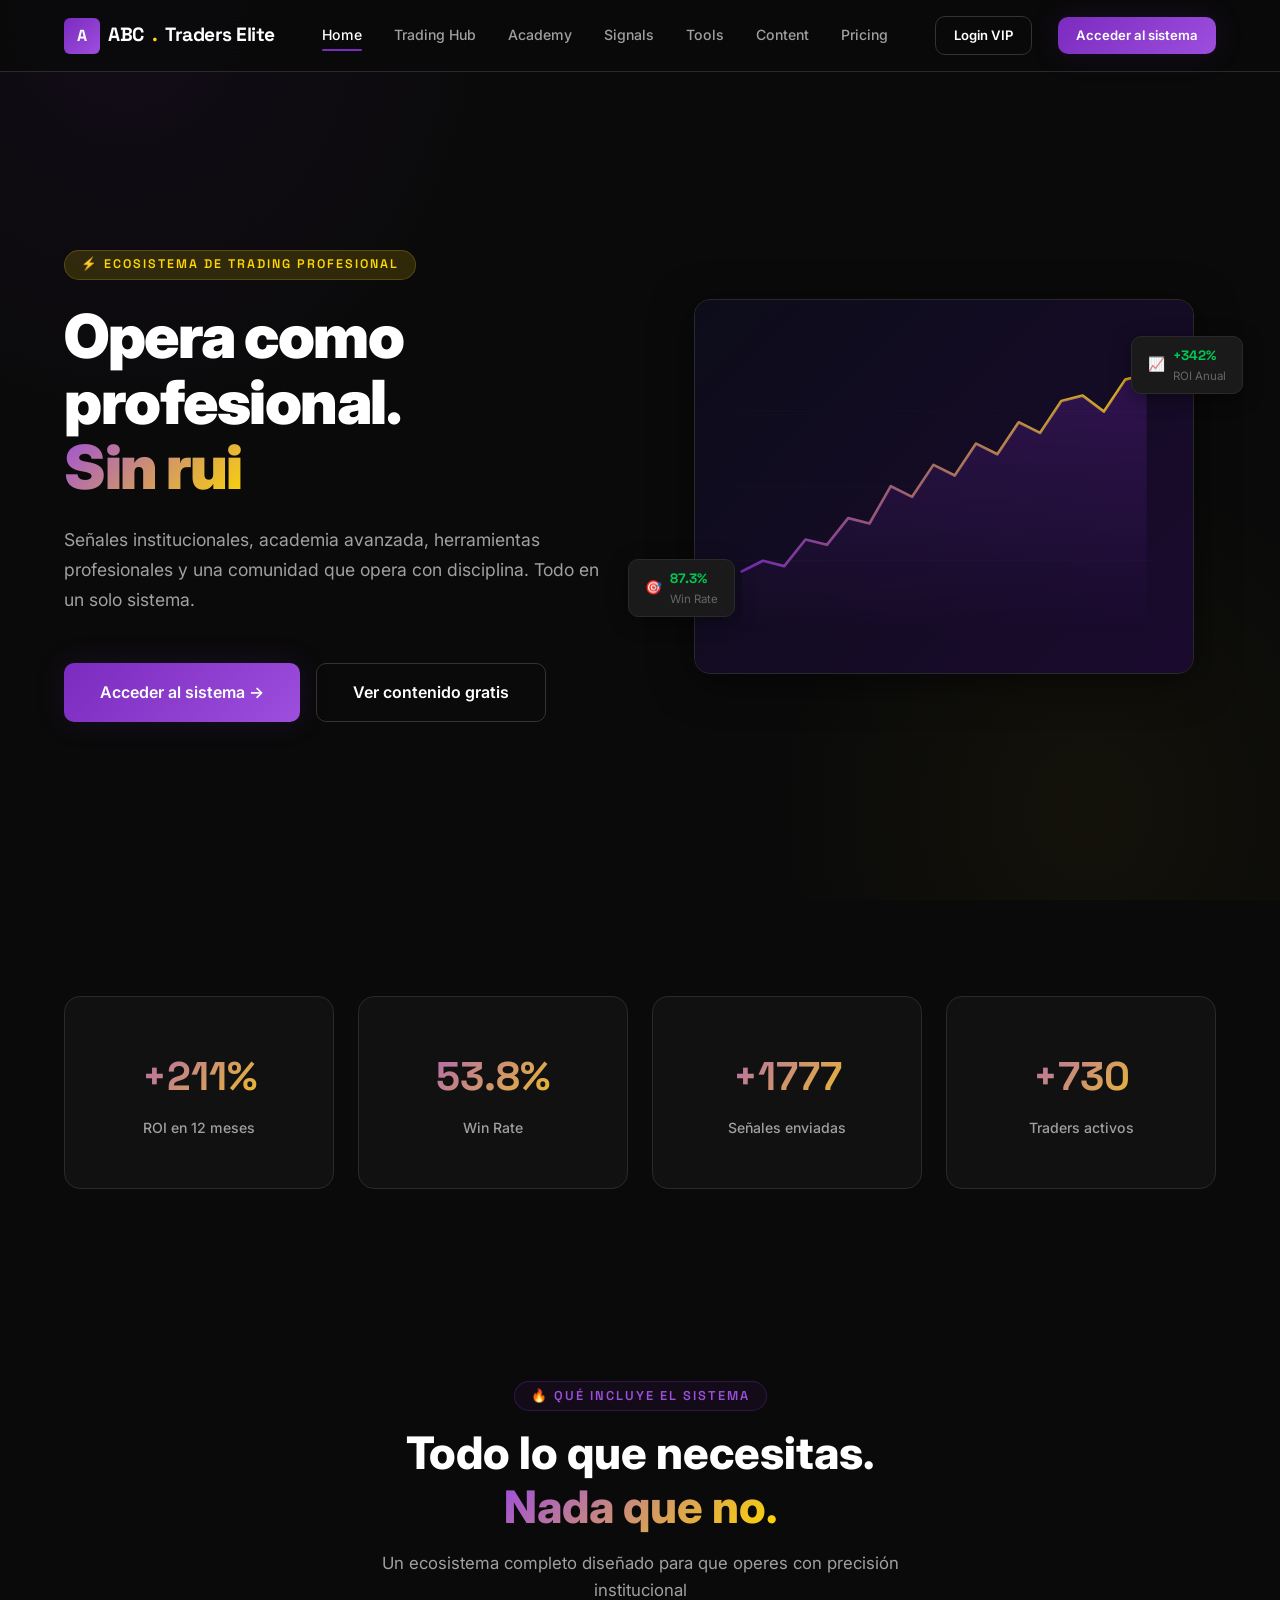
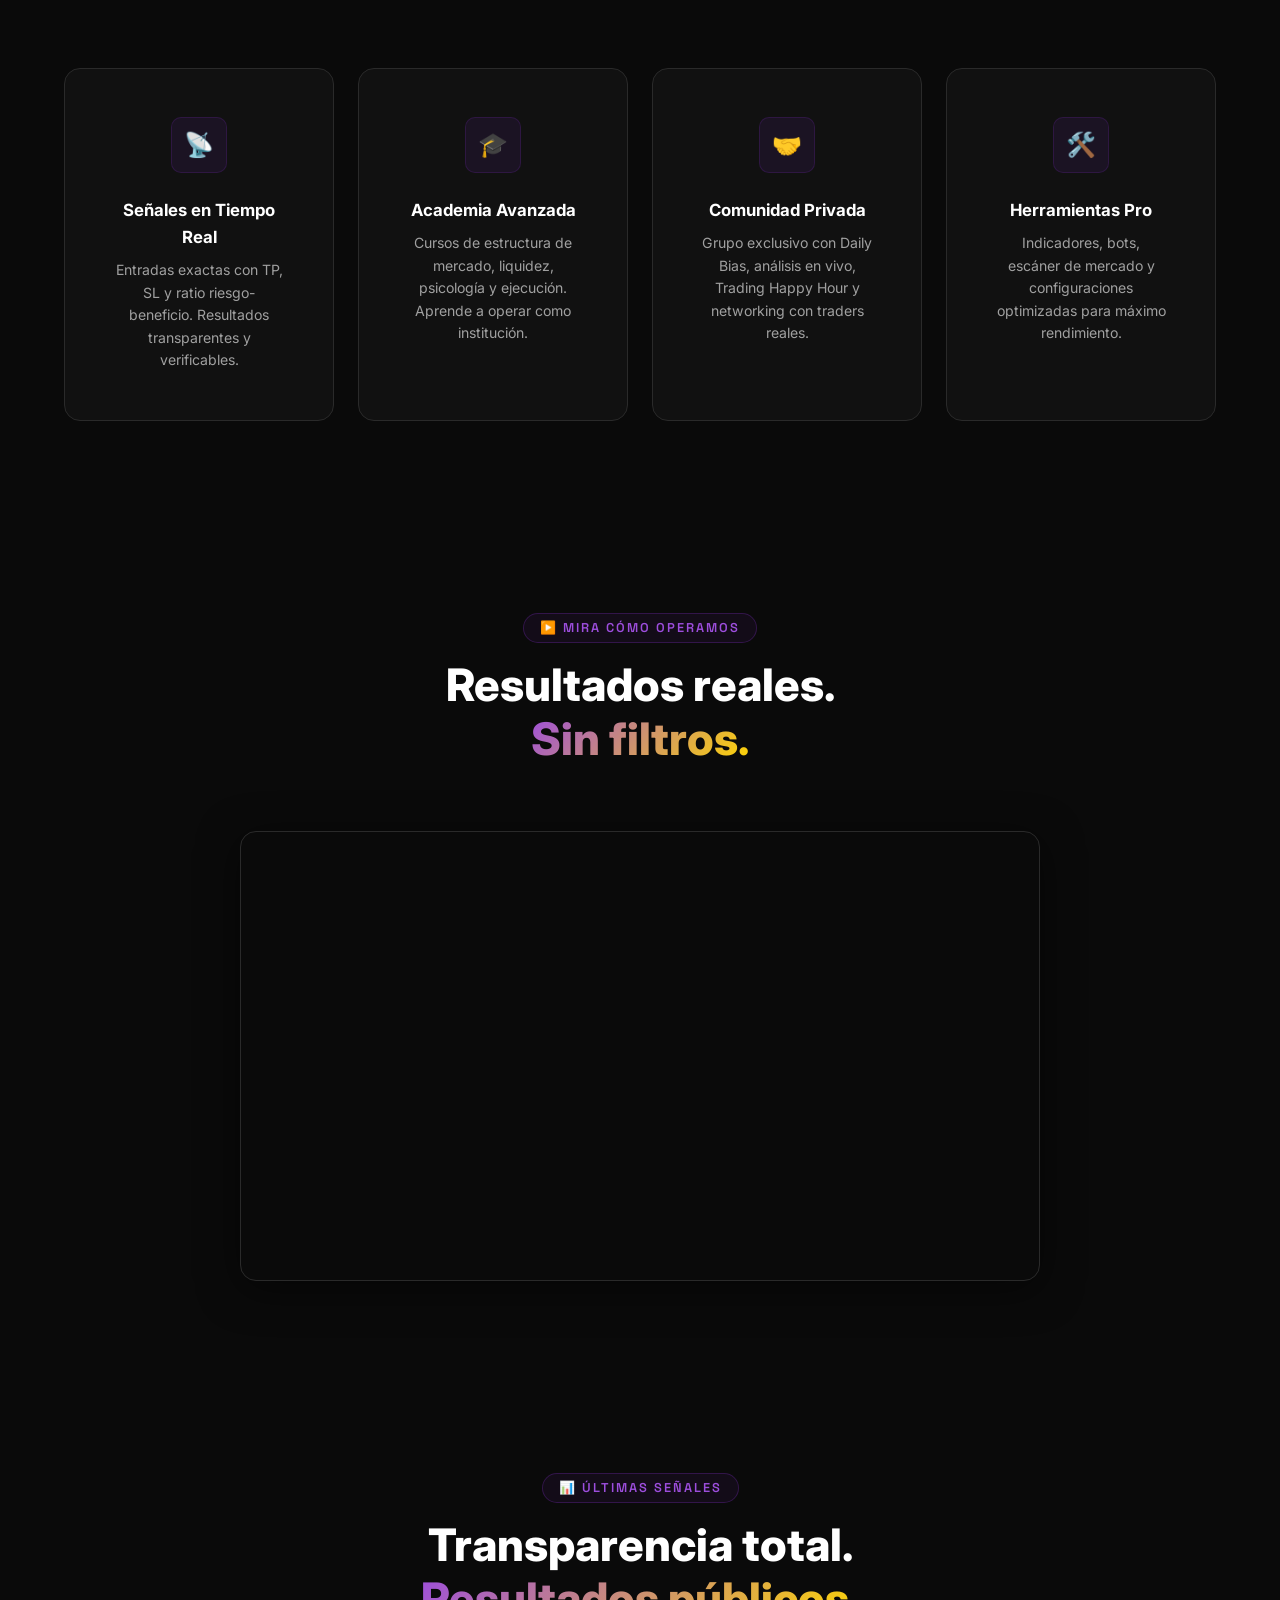
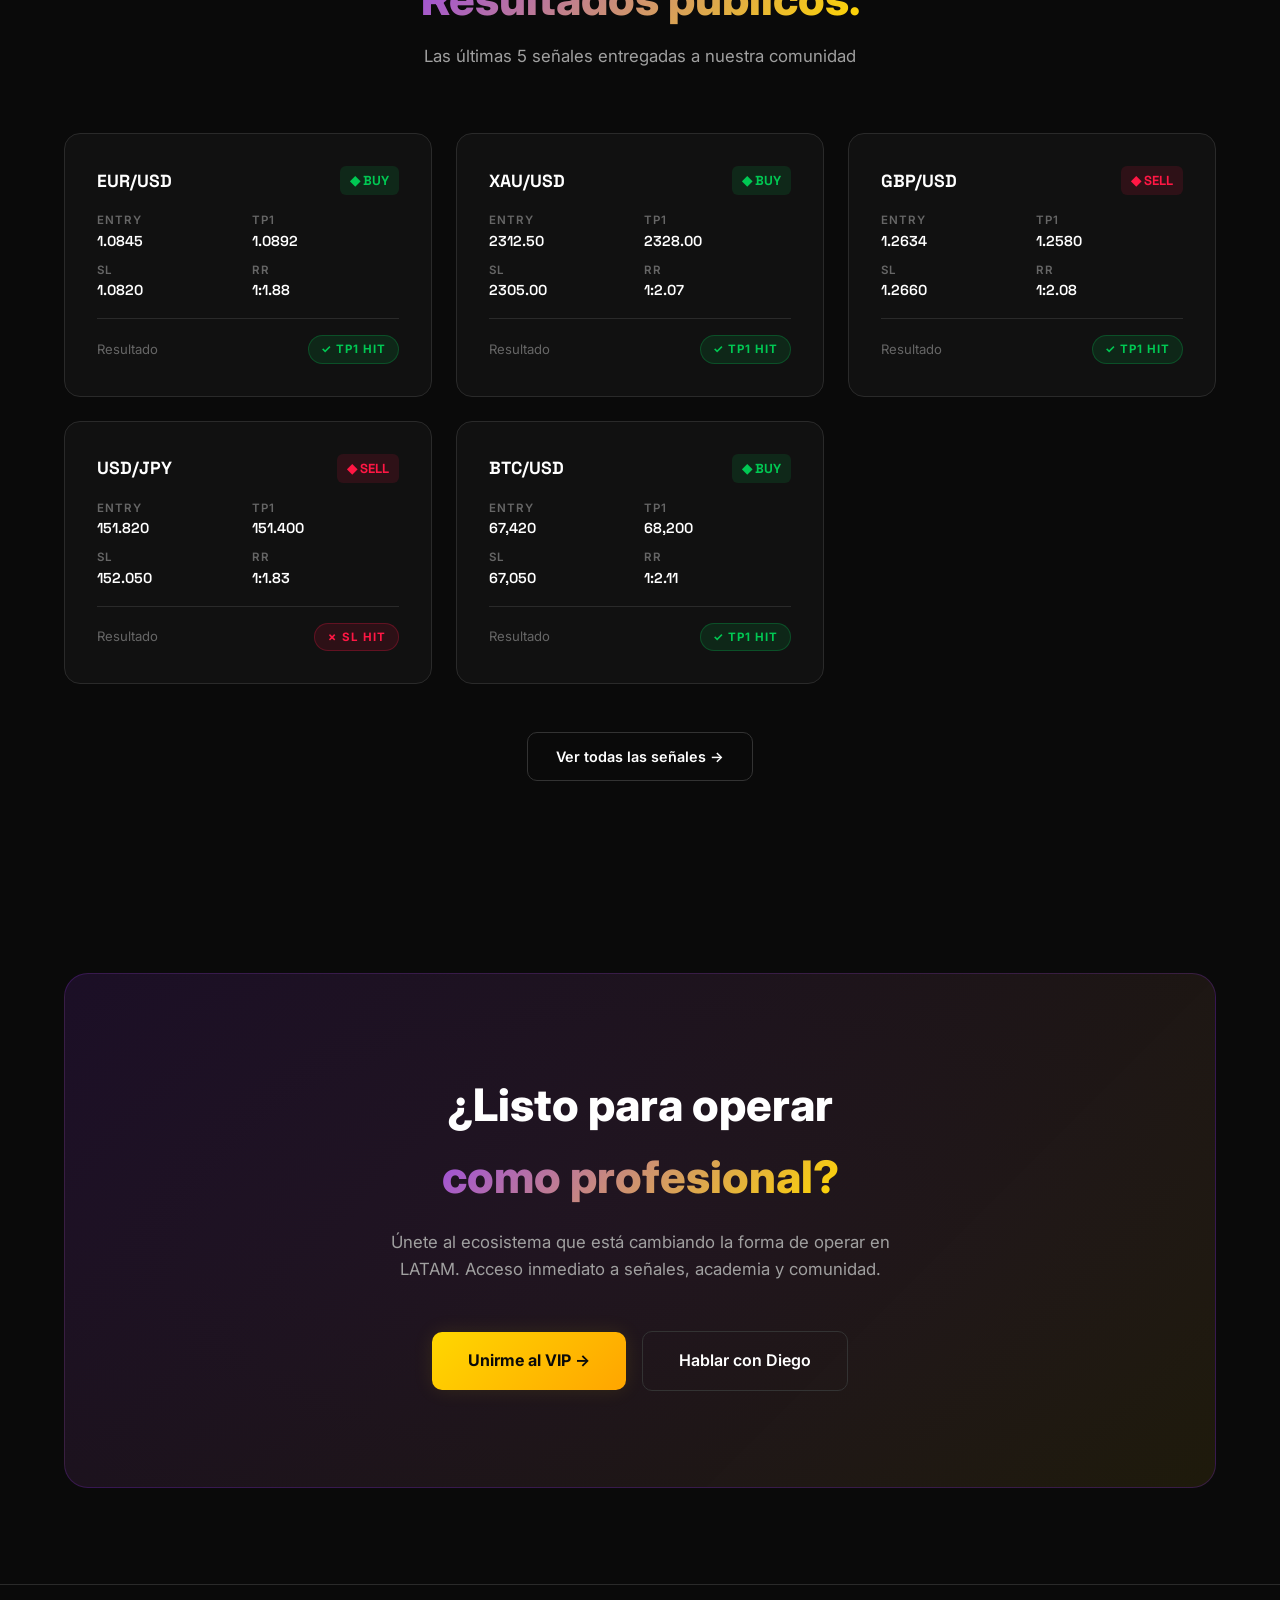
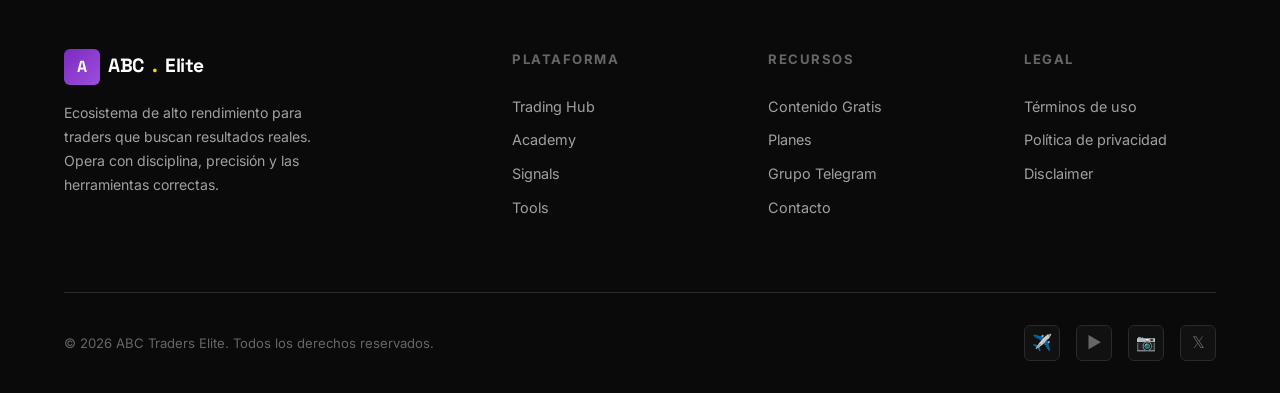
<file: index.html>
<!DOCTYPE html>
<html lang="es">

<head>
  <meta charset="UTF-8">
  <meta name="viewport" content="width=device-width, initial-scale=1.0">
  <meta name="description"
    content="ABC Traders Elite — Ecosistema de alto rendimiento para traders. Señales, academia, herramientas y comunidad profesional.">
  <title>ABC Traders Elite — Opera como profesional</title>
  <link rel="stylesheet" href="assets/css/styles.css">
  <link rel="icon" type="image/svg+xml"
    href="data:image/svg+xml,<svg xmlns='http://www.w3.org/2000/svg' viewBox='0 0 100 100'><text y='.9em' font-size='90'>⚡</text></svg>">
</head>

<body>

  <!-- ======== NAVBAR ======== -->
  <nav class="navbar" id="navbar">
    <div class="container">
      <a href="index.html" class="nav-logo">
        <div class="logo-icon">A</div>
        ABC<span class="gold">.</span>Traders Elite
      </a>

      <div class="nav-links" id="navLinks">
        <a href="index.html" class="active">Home</a>
        <a href="pages/trading-hub.html">Trading Hub</a>
        <a href="pages/academy.html">Academy</a>
        <a href="pages/signals.html">Signals</a>
        <a href="pages/tools.html">Tools</a>
        <a href="pages/content.html">Content</a>
        <a href="pages/pricing.html">Pricing</a>
      </div>

      <div class="nav-cta">
        <a href="pages/pricing.html" class="btn btn-primary btn-sm">Acceder al sistema</a>
      </div>

      <div class="nav-hamburger" id="navHamburger">
        <span></span>
        <span></span>
        <span></span>
      </div>
    </div>
  </nav>

  <!-- Mobile Nav -->
  <div class="nav-mobile" id="navMobile">
    <a href="index.html">Home</a>
    <a href="pages/trading-hub.html">Trading Hub</a>
    <a href="pages/academy.html">Academy</a>
    <a href="pages/signals.html">Signals</a>
    <a href="pages/tools.html">Tools</a>
    <a href="pages/content.html">Content</a>
    <a href="pages/pricing.html">Pricing</a>
    <a href="pages/pricing.html" class="btn btn-primary" style="margin-top: 1rem;">Acceder al sistema</a>
  </div>

  <!-- ======== HERO ======== -->
  <section class="hero">
    <div class="container">
      <div class="hero-content">
        <div class="hero-text fade-in">
          <div class="hero-badge">⚡ Ecosistema de Trading Profesional</div>
          <h1>
            Opera como<br>profesional.<br>
            <span class="gradient-text" data-typing='["Sin ruido.","Sin humo.","Con resultados."]'>Sin ruido.</span>
          </h1>
          <p class="hero-subtitle">
            Señales institucionales, academia avanzada, herramientas profesionales y una comunidad que opera con
            disciplina. Todo en un solo sistema.
          </p>
          <div class="hero-ctas">
            <a href="pages/pricing.html" class="btn btn-primary btn-lg">Acceder al sistema →</a>
            <a href="pages/content.html" class="btn btn-secondary btn-lg">Ver contenido gratis</a>
          </div>
        </div>
        <div class="hero-visual fade-in-right">
          <div class="hero-chart">
            <!-- TradingView Chart Widget placeholder -->
            <div
              style="width:100%;height:100%;background:linear-gradient(135deg, #0d0d1a, #1a0a2e);display:flex;align-items:center;justify-content:center;position:relative;">
              <!-- Simulated Chart SVG -->
              <svg viewBox="0 0 400 280" style="width:90%;height:80%;opacity:0.9;">
                <!-- Grid -->
                <line x1="0" y1="70" x2="400" y2="70" stroke="#1a1a2e" stroke-width="0.5" />
                <line x1="0" y1="140" x2="400" y2="140" stroke="#1a1a2e" stroke-width="0.5" />
                <line x1="0" y1="210" x2="400" y2="210" stroke="#1a1a2e" stroke-width="0.5" />
                <!-- Price Line -->
                <polyline fill="none" stroke="url(#chartGrad)" stroke-width="2.5" stroke-linecap="round"
                  stroke-linejoin="round"
                  points="10,220 30,210 50,215 70,190 90,195 110,170 130,175 150,140 170,150 190,120 210,130 230,100 250,110 270,80 290,90 310,60 330,55 350,70 370,40 390,35" />
                <!-- Gradient fill under line -->
                <linearGradient id="chartGrad" x1="0" y1="0" x2="1" y2="0">
                  <stop offset="0%" stop-color="#7B2CBF" />
                  <stop offset="100%" stop-color="#FFD700" />
                </linearGradient>
                <linearGradient id="fillGrad" x1="0" y1="0" x2="0" y2="1">
                  <stop offset="0%" stop-color="#7B2CBF" stop-opacity="0.3" />
                  <stop offset="100%" stop-color="#7B2CBF" stop-opacity="0" />
                </linearGradient>
                <polygon fill="url(#fillGrad)"
                  points="10,220 30,210 50,215 70,190 90,195 110,170 130,175 150,140 170,150 190,120 210,130 230,100 250,110 270,80 290,90 310,60 330,55 350,70 370,40 390,35 390,280 10,280" />
                <!-- Current Price Dot -->
                <circle cx="390" cy="35" r="4" fill="#FFD700" />
                <circle cx="390" cy="35" r="8" fill="none" stroke="#FFD700" stroke-width="1" opacity="0.5">
                  <animate attributeName="r" values="6;14;6" dur="2s" repeatCount="indefinite" />
                  <animate attributeName="opacity" values="0.6;0;0.6" dur="2s" repeatCount="indefinite" />
                </circle>
              </svg>
            </div>
          </div>
          <!-- Floating Stats -->
          <div class="floating-stat" style="top:10%; right:-5%;">
            <span>📈</span>
            <div>
              <div class="stat-value">+342%</div>
              <div style="font-size:0.72rem;color:var(--text-muted);">ROI Anual</div>
            </div>
          </div>
          <div class="floating-stat" style="bottom:15%; left:-8%;">
            <span>🎯</span>
            <div>
              <div class="stat-value">87.3%</div>
              <div style="font-size:0.72rem;color:var(--text-muted);">Win Rate</div>
            </div>
          </div>
        </div>
      </div>
    </div>
  </section>

  <!-- ======== METRICS ======== -->
  <section class="section">
    <div class="container">
      <div class="metrics-grid">
        <div class="card metric-card fade-in stagger-1">
          <div class="metric-value" data-counter="342" data-suffix="%" data-prefix="+">0%</div>
          <div class="metric-label">ROI en 12 meses</div>
        </div>
        <div class="card metric-card fade-in stagger-2">
          <div class="metric-value" data-counter="87.3" data-suffix="%" data-decimals="1">0%</div>
          <div class="metric-label">Win Rate</div>
        </div>
        <div class="card metric-card fade-in stagger-3">
          <div class="metric-value" data-counter="2847" data-prefix="+">0</div>
          <div class="metric-label">Señales enviadas</div>
        </div>
        <div class="card metric-card fade-in stagger-4">
          <div class="metric-value" data-counter="1200" data-prefix="+">0</div>
          <div class="metric-label">Traders activos</div>
        </div>
      </div>
    </div>
  </section>

  <!-- ======== FEATURES ======== -->
  <section class="section">
    <div class="container">
      <div class="section-header fade-in">
        <div class="label">🔥 Qué incluye el sistema</div>
        <h2>Todo lo que necesitas.<br><span class="text-gradient">Nada que no.</span></h2>
        <p>Un ecosistema completo diseñado para que operes con precisión institucional</p>
      </div>

      <div class="features-grid">
        <div class="card feature-card card-glow fade-in stagger-1">
          <div class="feature-icon">📡</div>
          <h3>Señales en Tiempo Real</h3>
          <p>Entradas exactas con TP, SL y ratio riesgo-beneficio. Resultados transparentes y verificables.</p>
        </div>
        <div class="card feature-card card-glow fade-in stagger-2">
          <div class="feature-icon">🎓</div>
          <h3>Academia Avanzada</h3>
          <p>Cursos de estructura de mercado, liquidez, psicología y ejecución. Aprende a operar como institución.</p>
        </div>
        <div class="card feature-card card-glow fade-in stagger-3">
          <div class="feature-icon">🤝</div>
          <h3>Comunidad Privada</h3>
          <p>Grupo exclusivo con Daily Bias, análisis en vivo, Trading Happy Hour y networking con traders reales.</p>
        </div>
        <div class="card feature-card card-glow fade-in stagger-4">
          <div class="feature-icon">🛠️</div>
          <h3>Herramientas Pro</h3>
          <p>Indicadores, bots, escáner de mercado y configuraciones optimizadas para máximo rendimiento.</p>
        </div>
      </div>
    </div>
  </section>

  <!-- ======== VIDEO ======== -->
  <section class="section video-section">
    <div class="container">
      <div class="section-header fade-in">
        <div class="label">▶️ Mira cómo operamos</div>
        <h2>Resultados reales.<br><span class="text-gradient">Sin filtros.</span></h2>
      </div>

      <div class="video-container fade-in">
        <iframe src="https://www.youtube.com/embed/V8gLy5ZajQ0" title="ABC Traders Elite - Operativa en vivo"
          allow="accelerometer; autoplay; clipboard-write; encrypted-media; gyroscope; picture-in-picture"
          allowfullscreen loading="lazy">
        </iframe>
      </div>
    </div>
  </section>

  <!-- ======== SIGNALS PREVIEW ======== -->
  <section class="section">
    <div class="container">
      <div class="section-header fade-in">
        <div class="label">📊 Últimas señales</div>
        <h2>Transparencia total.<br><span class="text-gradient">Resultados públicos.</span></h2>
        <p>Las últimas 5 señales entregadas a nuestra comunidad</p>
      </div>

      <div class="signals-preview-grid">
        <!-- Signal 1 -->
        <div class="card signal-card card-glow fade-in stagger-1">
          <div class="signal-header">
            <span class="signal-pair">EUR/USD</span>
            <span class="signal-direction buy">◆ BUY</span>
          </div>
          <div class="signal-details">
            <div class="signal-detail">
              <span class="detail-label">Entry</span>
              <span class="detail-value">1.0845</span>
            </div>
            <div class="signal-detail">
              <span class="detail-label">TP1</span>
              <span class="detail-value">1.0892</span>
            </div>
            <div class="signal-detail">
              <span class="detail-label">SL</span>
              <span class="detail-value">1.0820</span>
            </div>
            <div class="signal-detail">
              <span class="detail-label">RR</span>
              <span class="detail-value text-gold">1:1.88</span>
            </div>
          </div>
          <div class="signal-result">
            <span style="font-size:0.82rem;color:var(--text-muted);">Resultado</span>
            <span class="badge badge-success">✓ TP1 HIT</span>
          </div>
        </div>

        <!-- Signal 2 -->
        <div class="card signal-card card-glow fade-in stagger-2">
          <div class="signal-header">
            <span class="signal-pair">XAU/USD</span>
            <span class="signal-direction buy">◆ BUY</span>
          </div>
          <div class="signal-details">
            <div class="signal-detail">
              <span class="detail-label">Entry</span>
              <span class="detail-value">2312.50</span>
            </div>
            <div class="signal-detail">
              <span class="detail-label">TP1</span>
              <span class="detail-value">2328.00</span>
            </div>
            <div class="signal-detail">
              <span class="detail-label">SL</span>
              <span class="detail-value">2305.00</span>
            </div>
            <div class="signal-detail">
              <span class="detail-label">RR</span>
              <span class="detail-value text-gold">1:2.07</span>
            </div>
          </div>
          <div class="signal-result">
            <span style="font-size:0.82rem;color:var(--text-muted);">Resultado</span>
            <span class="badge badge-success">✓ TP1 HIT</span>
          </div>
        </div>

        <!-- Signal 3 -->
        <div class="card signal-card card-glow fade-in stagger-3">
          <div class="signal-header">
            <span class="signal-pair">GBP/USD</span>
            <span class="signal-direction sell">◆ SELL</span>
          </div>
          <div class="signal-details">
            <div class="signal-detail">
              <span class="detail-label">Entry</span>
              <span class="detail-value">1.2634</span>
            </div>
            <div class="signal-detail">
              <span class="detail-label">TP1</span>
              <span class="detail-value">1.2580</span>
            </div>
            <div class="signal-detail">
              <span class="detail-label">SL</span>
              <span class="detail-value">1.2660</span>
            </div>
            <div class="signal-detail">
              <span class="detail-label">RR</span>
              <span class="detail-value text-gold">1:2.08</span>
            </div>
          </div>
          <div class="signal-result">
            <span style="font-size:0.82rem;color:var(--text-muted);">Resultado</span>
            <span class="badge badge-success">✓ TP1 HIT</span>
          </div>
        </div>

        <!-- Signal 4 -->
        <div class="card signal-card card-glow fade-in stagger-4">
          <div class="signal-header">
            <span class="signal-pair">USD/JPY</span>
            <span class="signal-direction sell">◆ SELL</span>
          </div>
          <div class="signal-details">
            <div class="signal-detail">
              <span class="detail-label">Entry</span>
              <span class="detail-value">151.820</span>
            </div>
            <div class="signal-detail">
              <span class="detail-label">TP1</span>
              <span class="detail-value">151.400</span>
            </div>
            <div class="signal-detail">
              <span class="detail-label">SL</span>
              <span class="detail-value">152.050</span>
            </div>
            <div class="signal-detail">
              <span class="detail-label">RR</span>
              <span class="detail-value text-gold">1:1.83</span>
            </div>
          </div>
          <div class="signal-result">
            <span style="font-size:0.82rem;color:var(--text-muted);">Resultado</span>
            <span class="badge badge-danger">✗ SL HIT</span>
          </div>
        </div>

        <!-- Signal 5 -->
        <div class="card signal-card card-glow fade-in stagger-5">
          <div class="signal-header">
            <span class="signal-pair">BTC/USD</span>
            <span class="signal-direction buy">◆ BUY</span>
          </div>
          <div class="signal-details">
            <div class="signal-detail">
              <span class="detail-label">Entry</span>
              <span class="detail-value">67,420</span>
            </div>
            <div class="signal-detail">
              <span class="detail-label">TP1</span>
              <span class="detail-value">68,200</span>
            </div>
            <div class="signal-detail">
              <span class="detail-label">SL</span>
              <span class="detail-value">67,050</span>
            </div>
            <div class="signal-detail">
              <span class="detail-label">RR</span>
              <span class="detail-value text-gold">1:2.11</span>
            </div>
          </div>
          <div class="signal-result">
            <span style="font-size:0.82rem;color:var(--text-muted);">Resultado</span>
            <span class="badge badge-success">✓ TP1 HIT</span>
          </div>
        </div>
      </div>

      <div class="flex-center mt-2xl fade-in">
        <a href="pages/signals.html" class="btn btn-secondary">Ver todas las señales →</a>
      </div>
    </div>
  </section>

  <!-- ======== CTA ======== -->
  <section class="section cta-section">
    <div class="container">
      <div class="cta-box fade-in">
        <h2>¿Listo para operar<br><span class="text-gradient">como profesional?</span></h2>
        <p>Únete al ecosistema que está cambiando la forma de operar en LATAM. Acceso inmediato a señales, academia y
          comunidad.</p>
        <div class="flex-center gap-md" style="flex-wrap:wrap;">
          <a href="pages/pricing.html" class="btn btn-gold btn-lg">Unirme al VIP →</a>
          <a href="https://t.me/diegoabctraders" target="_blank" class="btn btn-secondary btn-lg">Hablar con Diego</a>
        </div>
      </div>
    </div>
  </section>

  <!-- ======== FOOTER ======== -->
  <footer class="footer">
    <div class="container">
      <div class="footer-grid">
        <div class="footer-brand">
          <a href="index.html" class="nav-logo">
            <div class="logo-icon">A</div>
            ABC<span class="gold">.</span>Elite
          </a>
          <p style="margin-top: 1rem;">Ecosistema de alto rendimiento para traders que buscan resultados reales. Opera
            con disciplina, precisión y las herramientas correctas.</p>
        </div>

        <div class="footer-col">
          <h4>Plataforma</h4>
          <ul>
            <li><a href="pages/trading-hub.html">Trading Hub</a></li>
            <li><a href="pages/academy.html">Academy</a></li>
            <li><a href="pages/signals.html">Signals</a></li>
            <li><a href="pages/tools.html">Tools</a></li>
          </ul>
        </div>

        <div class="footer-col">
          <h4>Recursos</h4>
          <ul>
            <li><a href="pages/content.html">Contenido Gratis</a></li>
            <li><a href="pages/pricing.html">Planes</a></li>
            <li><a href="https://t.me/AbcTradersElite" target="_blank">Grupo Telegram</a></li>
            <li><a href="https://t.me/diegoabctraders" target="_blank">Contacto</a></li>
          </ul>
        </div>

        <div class="footer-col">
          <h4>Legal</h4>
          <ul>
            <li><a href="#">Términos de uso</a></li>
            <li><a href="#">Política de privacidad</a></li>
            <li><a href="#">Disclaimer</a></li>
          </ul>
        </div>
      </div>

      <div class="footer-bottom">
        <span>© 2026 ABC Traders Elite. Todos los derechos reservados.</span>
        <div class="footer-socials">
          <a href="https://t.me/AbcTradersElite" target="_blank" title="Telegram">✈️</a>
          <a href="https://www.youtube.com/@abctraderselite" target="_blank" title="YouTube">▶️</a>
          <a href="#" title="Instagram">📷</a>
          <a href="#" title="Twitter">𝕏</a>
        </div>
      </div>
    </div>
  </footer>

  <script src="assets/js/main.js"></script>
  <script src="assets/js/auth.js"></script>
</body>

</html>
</file>
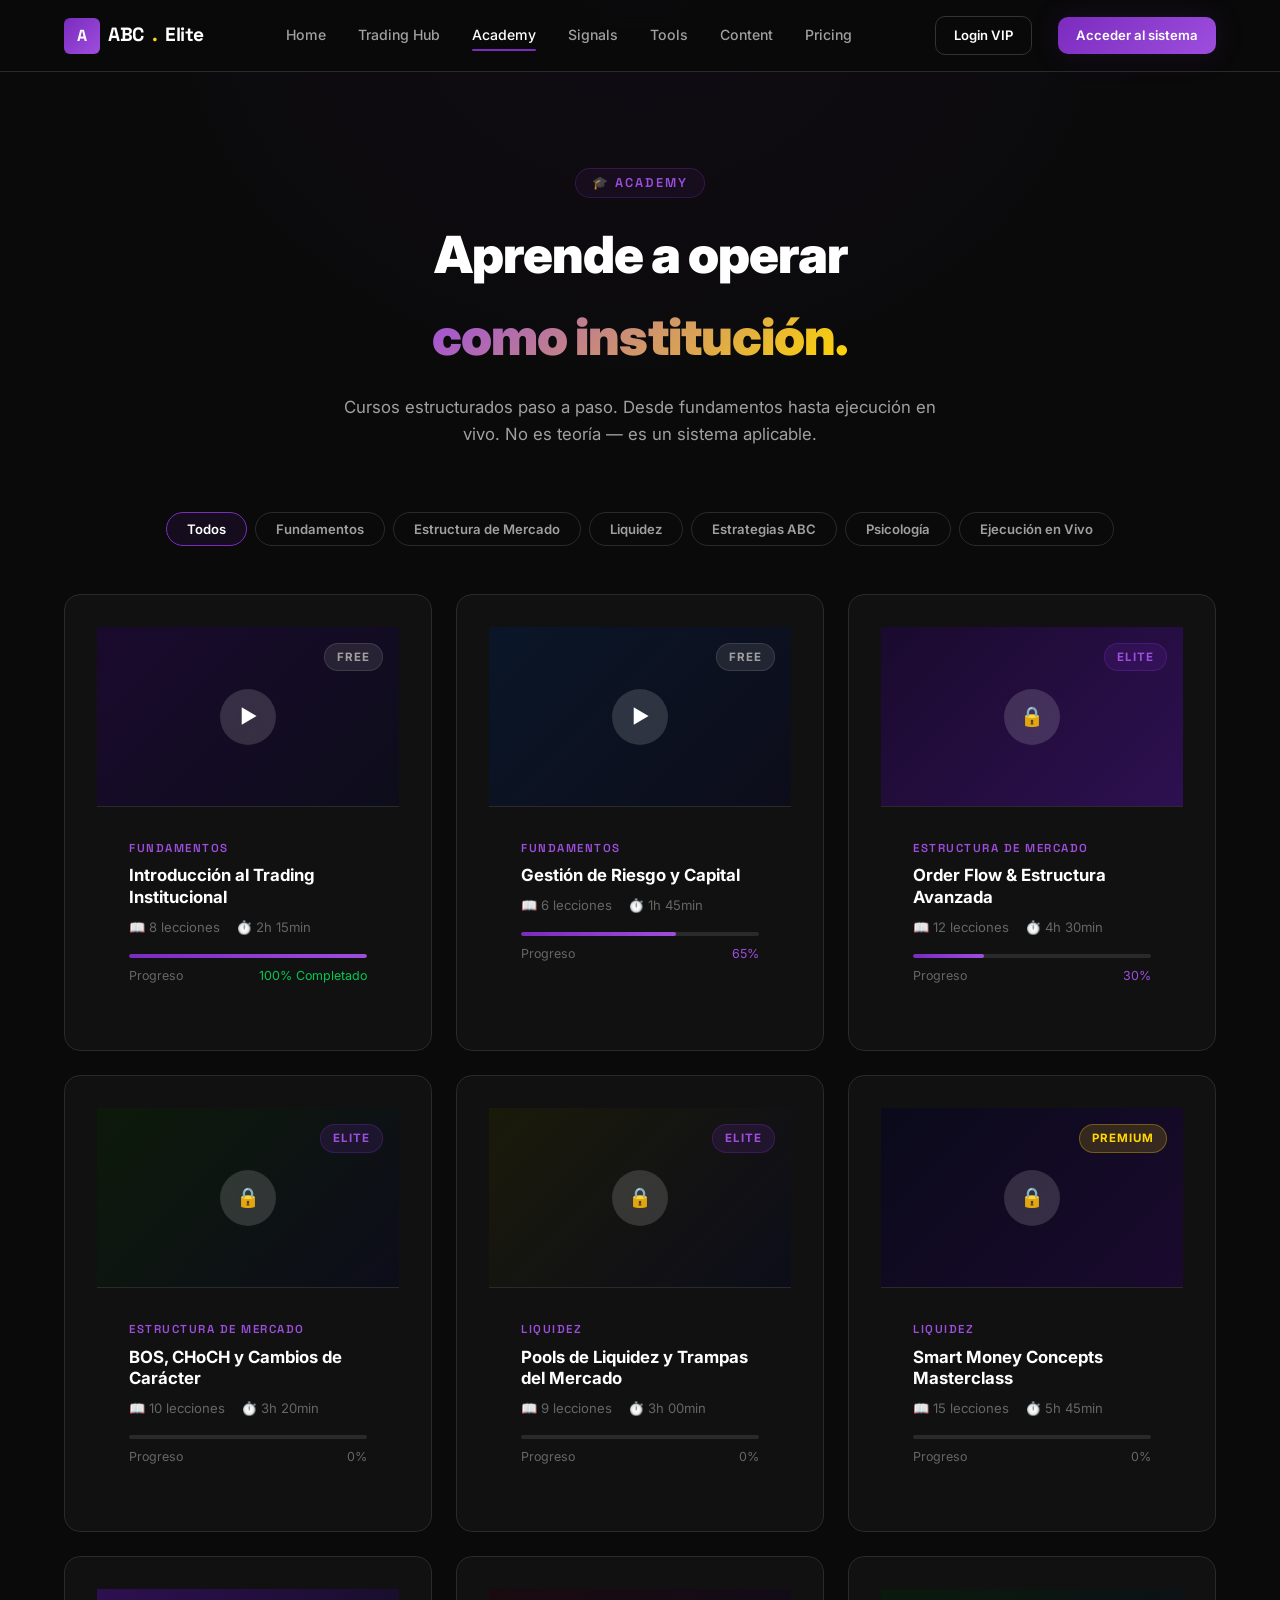
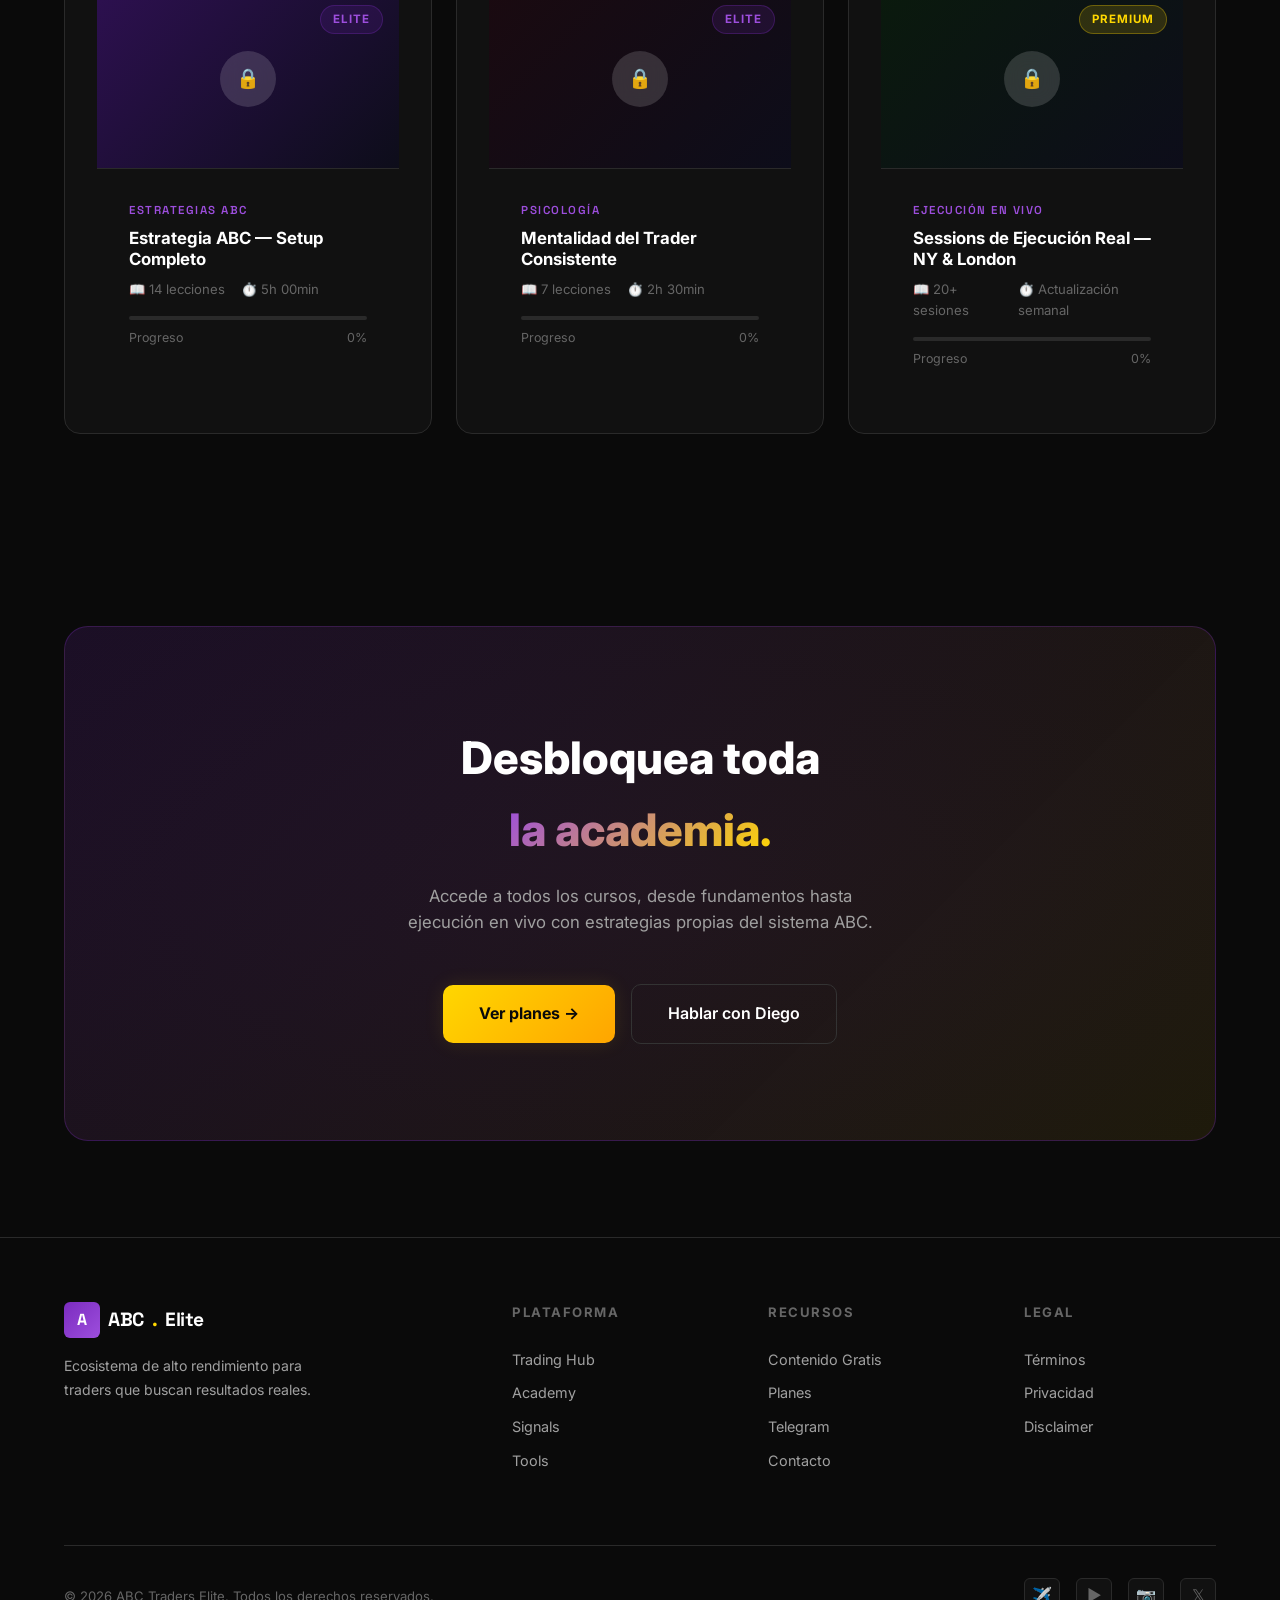
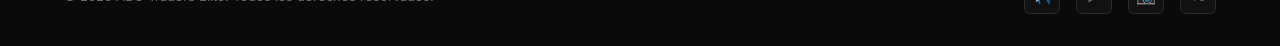
<file: pages/academy.html>
<!DOCTYPE html>
<html lang="es">
<head>
  <meta charset="UTF-8">
  <meta name="viewport" content="width=device-width, initial-scale=1.0">
  <meta name="description" content="Academy — Cursos de trading profesional: estructura de mercado, liquidez, psicología, ejecución en vivo. ABC Traders Elite.">
  <title>Academy — ABC Traders Elite</title>
  <link rel="stylesheet" href="../assets/css/styles.css">
  <link rel="icon" type="image/svg+xml" href="data:image/svg+xml,<svg xmlns='http://www.w3.org/2000/svg' viewBox='0 0 100 100'><text y='.9em' font-size='90'>⚡</text></svg>">
</head>
<body>

  <!-- NAVBAR -->
  <nav class="navbar">
    <div class="container">
      <a href="../index.html" class="nav-logo">
        <div class="logo-icon">A</div>
        ABC<span class="gold">.</span>Elite
      </a>
      <div class="nav-links">
        <a href="../index.html">Home</a>
        <a href="trading-hub.html">Trading Hub</a>
        <a href="academy.html" class="active">Academy</a>
        <a href="signals.html">Signals</a>
        <a href="tools.html">Tools</a>
        <a href="content.html">Content</a>
        <a href="pricing.html">Pricing</a>
      </div>
      <div class="nav-cta">
        <a href="pricing.html" class="btn btn-primary btn-sm">Acceder al sistema</a>
      </div>
      <div class="nav-hamburger" id="navHamburger">
        <span></span><span></span><span></span>
      </div>
    </div>
  </nav>

  <div class="nav-mobile" id="navMobile">
    <a href="../index.html">Home</a>
    <a href="trading-hub.html">Trading Hub</a>
    <a href="academy.html">Academy</a>
    <a href="signals.html">Signals</a>
    <a href="tools.html">Tools</a>
    <a href="content.html">Content</a>
    <a href="pricing.html">Pricing</a>
    <a href="pricing.html" class="btn btn-primary" style="margin-top:1rem;">Acceder</a>
  </div>

  <!-- PAGE HEADER -->
  <div class="page-header">
    <div class="container">
      <div class="label" style="display:inline-flex;align-items:center;gap:8px;font-family:var(--font-mono);font-size:0.8rem;font-weight:600;letter-spacing:2px;text-transform:uppercase;color:var(--accent-violet-light);margin-bottom:1rem;padding:4px 16px;border:1px solid rgba(123,44,191,0.3);border-radius:9999px;background:rgba(123,44,191,0.08);">🎓 Academy</div>
      <h1>Aprende a operar<br><span class="text-gradient">como institución.</span></h1>
      <p>Cursos estructurados paso a paso. Desde fundamentos hasta ejecución en vivo. No es teoría — es un sistema aplicable.</p>
    </div>
  </div>

  <!-- CATEGORIES FILTER -->
  <section class="section" style="padding-top:0;">
    <div class="container">
      <div class="academy-categories fade-in">
        <button class="category-filter active" data-category="all">Todos</button>
        <button class="category-filter" data-category="fundamentos">Fundamentos</button>
        <button class="category-filter" data-category="estructura">Estructura de Mercado</button>
        <button class="category-filter" data-category="liquidez">Liquidez</button>
        <button class="category-filter" data-category="estrategias">Estrategias ABC</button>
        <button class="category-filter" data-category="psicologia">Psicología</button>
        <button class="category-filter" data-category="ejecucion">Ejecución en Vivo</button>
      </div>

      <!-- COURSES GRID -->
      <div class="courses-grid">
        <!-- Course 1 -->
        <div class="card course-card card-glow fade-in stagger-1" data-category="fundamentos">
          <div class="course-thumbnail" style="background:linear-gradient(135deg, #1a0a2e, #0d0d1a);">
            <div class="play-btn">▶</div>
            <span class="course-badge badge badge-free">FREE</span>
          </div>
          <div class="course-info">
            <div class="course-category">Fundamentos</div>
            <h3>Introducción al Trading Institucional</h3>
            <div class="course-meta">
              <span>📖 8 lecciones</span>
              <span>⏱️ 2h 15min</span>
            </div>
            <div class="progress-bar">
              <div class="progress-fill" style="width: 100%;"></div>
            </div>
            <div style="display:flex;justify-content:space-between;margin-top:8px;font-size:0.78rem;">
              <span class="text-muted">Progreso</span>
              <span class="text-success">100% Completado</span>
            </div>
          </div>
        </div>

        <!-- Course 2 -->
        <div class="card course-card card-glow fade-in stagger-2" data-category="fundamentos">
          <div class="course-thumbnail" style="background:linear-gradient(135deg, #0a1628, #0d0d1a);">
            <div class="play-btn">▶</div>
            <span class="course-badge badge badge-free">FREE</span>
          </div>
          <div class="course-info">
            <div class="course-category">Fundamentos</div>
            <h3>Gestión de Riesgo y Capital</h3>
            <div class="course-meta">
              <span>📖 6 lecciones</span>
              <span>⏱️ 1h 45min</span>
            </div>
            <div class="progress-bar">
              <div class="progress-fill" style="width: 65%;"></div>
            </div>
            <div style="display:flex;justify-content:space-between;margin-top:8px;font-size:0.78rem;">
              <span class="text-muted">Progreso</span>
              <span class="text-violet">65%</span>
            </div>
          </div>
        </div>

        <!-- Course 3 -->
        <div class="card course-card card-glow fade-in stagger-3" data-category="estructura" data-youtube-url="https://www.youtube.com/watch?v=dQw4w9WgXcQ">
          <div class="course-thumbnail" style="background:linear-gradient(135deg, #1a0a2e, #2d1050);">
            <div class="play-btn">▶</div>
            <span class="course-badge badge badge-elite">ELITE</span>
          </div>
          <div class="course-info">
            <div class="course-category">Estructura de Mercado</div>
            <h3>Order Flow & Estructura Avanzada</h3>
            <div class="course-meta">
              <span>📖 12 lecciones</span>
              <span>⏱️ 4h 30min</span>
            </div>
            <div class="progress-bar">
              <div class="progress-fill" style="width: 30%;"></div>
            </div>
            <div style="display:flex;justify-content:space-between;margin-top:8px;font-size:0.78rem;">
              <span class="text-muted">Progreso</span>
              <span class="text-violet">30%</span>
            </div>
          </div>
        </div>

        <!-- Course 4 -->
        <div class="card course-card card-glow fade-in stagger-4" data-category="estructura" data-youtube-url="https://www.youtube.com/watch?v=dQw4w9WgXcQ">
          <div class="course-thumbnail" style="background:linear-gradient(135deg, #0d1a0a, #0d0d1a);">
            <div class="play-btn">▶</div>
            <span class="course-badge badge badge-elite">ELITE</span>
          </div>
          <div class="course-info">
            <div class="course-category">Estructura de Mercado</div>
            <h3>BOS, CHoCH y Cambios de Carácter</h3>
            <div class="course-meta">
              <span>📖 10 lecciones</span>
              <span>⏱️ 3h 20min</span>
            </div>
            <div class="progress-bar">
              <div class="progress-fill" style="width: 0%;"></div>
            </div>
            <div style="display:flex;justify-content:space-between;margin-top:8px;font-size:0.78rem;">
              <span class="text-muted">Progreso</span>
              <span class="text-muted">0%</span>
            </div>
          </div>
        </div>

        <!-- Course 5 -->
        <div class="card course-card card-glow fade-in stagger-5" data-category="liquidez" data-youtube-url="https://www.youtube.com/watch?v=dQw4w9WgXcQ">
          <div class="course-thumbnail" style="background:linear-gradient(135deg, #1a1a0a, #0d0d1a);">
            <div class="play-btn">▶</div>
            <span class="course-badge badge badge-elite">ELITE</span>
          </div>
          <div class="course-info">
            <div class="course-category">Liquidez</div>
            <h3>Pools de Liquidez y Trampas del Mercado</h3>
            <div class="course-meta">
              <span>📖 9 lecciones</span>
              <span>⏱️ 3h 00min</span>
            </div>
            <div class="progress-bar">
              <div class="progress-fill" style="width: 0%;"></div>
            </div>
            <div style="display:flex;justify-content:space-between;margin-top:8px;font-size:0.78rem;">
              <span class="text-muted">Progreso</span>
              <span class="text-muted">0%</span>
            </div>
          </div>
        </div>

        <!-- Course 6 -->
        <div class="card course-card card-glow fade-in stagger-1" data-category="liquidez" data-youtube-url="https://www.youtube.com/watch?v=dQw4w9WgXcQ">
          <div class="course-thumbnail" style="background:linear-gradient(135deg, #0a0a1a, #1a0a2e);">
            <div class="play-btn">▶</div>
            <span class="course-badge badge badge-premium">PREMIUM</span>
          </div>
          <div class="course-info">
            <div class="course-category">Liquidez</div>
            <h3>Smart Money Concepts Masterclass</h3>
            <div class="course-meta">
              <span>📖 15 lecciones</span>
              <span>⏱️ 5h 45min</span>
            </div>
            <div class="progress-bar">
              <div class="progress-fill" style="width: 0%;"></div>
            </div>
            <div style="display:flex;justify-content:space-between;margin-top:8px;font-size:0.78rem;">
              <span class="text-muted">Progreso</span>
              <span class="text-muted">0%</span>
            </div>
          </div>
        </div>

        <!-- Course 7 -->
        <div class="card course-card card-glow fade-in stagger-2" data-category="estrategias" data-youtube-url="https://www.youtube.com/watch?v=dQw4w9WgXcQ">
          <div class="course-thumbnail" style="background:linear-gradient(135deg, #2d1050, #0d0d1a);">
            <div class="play-btn">▶</div>
            <span class="course-badge badge badge-elite">ELITE</span>
          </div>
          <div class="course-info">
            <div class="course-category">Estrategias ABC</div>
            <h3>Estrategia ABC — Setup Completo</h3>
            <div class="course-meta">
              <span>📖 14 lecciones</span>
              <span>⏱️ 5h 00min</span>
            </div>
            <div class="progress-bar">
              <div class="progress-fill" style="width: 0%;"></div>
            </div>
            <div style="display:flex;justify-content:space-between;margin-top:8px;font-size:0.78rem;">
              <span class="text-muted">Progreso</span>
              <span class="text-muted">0%</span>
            </div>
          </div>
        </div>

        <!-- Course 8 -->
        <div class="card course-card card-glow fade-in stagger-3" data-category="psicologia" data-youtube-url="https://www.youtube.com/watch?v=dQw4w9WgXcQ">
          <div class="course-thumbnail" style="background:linear-gradient(135deg, #1a0a10, #0d0d1a);">
            <div class="play-btn">▶</div>
            <span class="course-badge badge badge-elite">ELITE</span>
          </div>
          <div class="course-info">
            <div class="course-category">Psicología</div>
            <h3>Mentalidad del Trader Consistente</h3>
            <div class="course-meta">
              <span>📖 7 lecciones</span>
              <span>⏱️ 2h 30min</span>
            </div>
            <div class="progress-bar">
              <div class="progress-fill" style="width: 0%;"></div>
            </div>
            <div style="display:flex;justify-content:space-between;margin-top:8px;font-size:0.78rem;">
              <span class="text-muted">Progreso</span>
              <span class="text-muted">0%</span>
            </div>
          </div>
        </div>

        <!-- Course 9 -->
        <div class="card course-card card-glow fade-in stagger-4" data-category="ejecucion" data-youtube-url="https://www.youtube.com/watch?v=dQw4w9WgXcQ">
          <div class="course-thumbnail" style="background:linear-gradient(135deg, #0a1a0d, #0d0d1a);">
            <div class="play-btn">▶</div>
            <span class="course-badge badge badge-premium">PREMIUM</span>
          </div>
          <div class="course-info">
            <div class="course-category">Ejecución en Vivo</div>
            <h3>Sessions de Ejecución Real — NY & London</h3>
            <div class="course-meta">
              <span>📖 20+ sesiones</span>
              <span>⏱️ Actualización semanal</span>
            </div>
            <div class="progress-bar">
              <div class="progress-fill" style="width: 0%;"></div>
            </div>
            <div style="display:flex;justify-content:space-between;margin-top:8px;font-size:0.78rem;">
              <span class="text-muted">Progreso</span>
              <span class="text-muted">0%</span>
            </div>
          </div>
        </div>
      </div>
    </div>
  </section>

  <!-- CTA -->
  <section class="section cta-section">
    <div class="container">
      <div class="cta-box fade-in">
        <h2>Desbloquea toda<br><span class="text-gradient">la academia.</span></h2>
        <p>Accede a todos los cursos, desde fundamentos hasta ejecución en vivo con estrategias propias del sistema ABC.</p>
        <div class="flex-center gap-md" style="flex-wrap:wrap;">
          <a href="pricing.html" class="btn btn-gold btn-lg">Ver planes →</a>
          <a href="https://t.me/diegoabctraders" target="_blank" class="btn btn-secondary btn-lg">Hablar con Diego</a>
        </div>
      </div>
    </div>
  </section>

  <!-- FOOTER -->
  <footer class="footer">
    <div class="container">
      <div class="footer-grid">
        <div class="footer-brand">
          <a href="../index.html" class="nav-logo"><div class="logo-icon">A</div>ABC<span class="gold">.</span>Elite</a>
          <p style="margin-top:1rem;">Ecosistema de alto rendimiento para traders que buscan resultados reales.</p>
        </div>
        <div class="footer-col"><h4>Plataforma</h4><ul><li><a href="trading-hub.html">Trading Hub</a></li><li><a href="academy.html">Academy</a></li><li><a href="signals.html">Signals</a></li><li><a href="tools.html">Tools</a></li></ul></div>
        <div class="footer-col"><h4>Recursos</h4><ul><li><a href="content.html">Contenido Gratis</a></li><li><a href="pricing.html">Planes</a></li><li><a href="https://t.me/AbcTradersElite" target="_blank">Telegram</a></li><li><a href="https://t.me/diegoabctraders" target="_blank">Contacto</a></li></ul></div>
        <div class="footer-col"><h4>Legal</h4><ul><li><a href="#">Términos</a></li><li><a href="#">Privacidad</a></li><li><a href="#">Disclaimer</a></li></ul></div>
      </div>
      <div class="footer-bottom">
        <span>© 2026 ABC Traders Elite. Todos los derechos reservados.</span>
        <div class="footer-socials"><a href="https://t.me/AbcTradersElite" target="_blank">✈️</a><a href="#">▶️</a><a href="#">📷</a><a href="#">𝕏</a></div>
      </div>
    </div>
  </footer>

  <script src="../assets/js/main.js"></script>
  <script src="../assets/js/auth.js"></script>
</body>
</html>
</file>
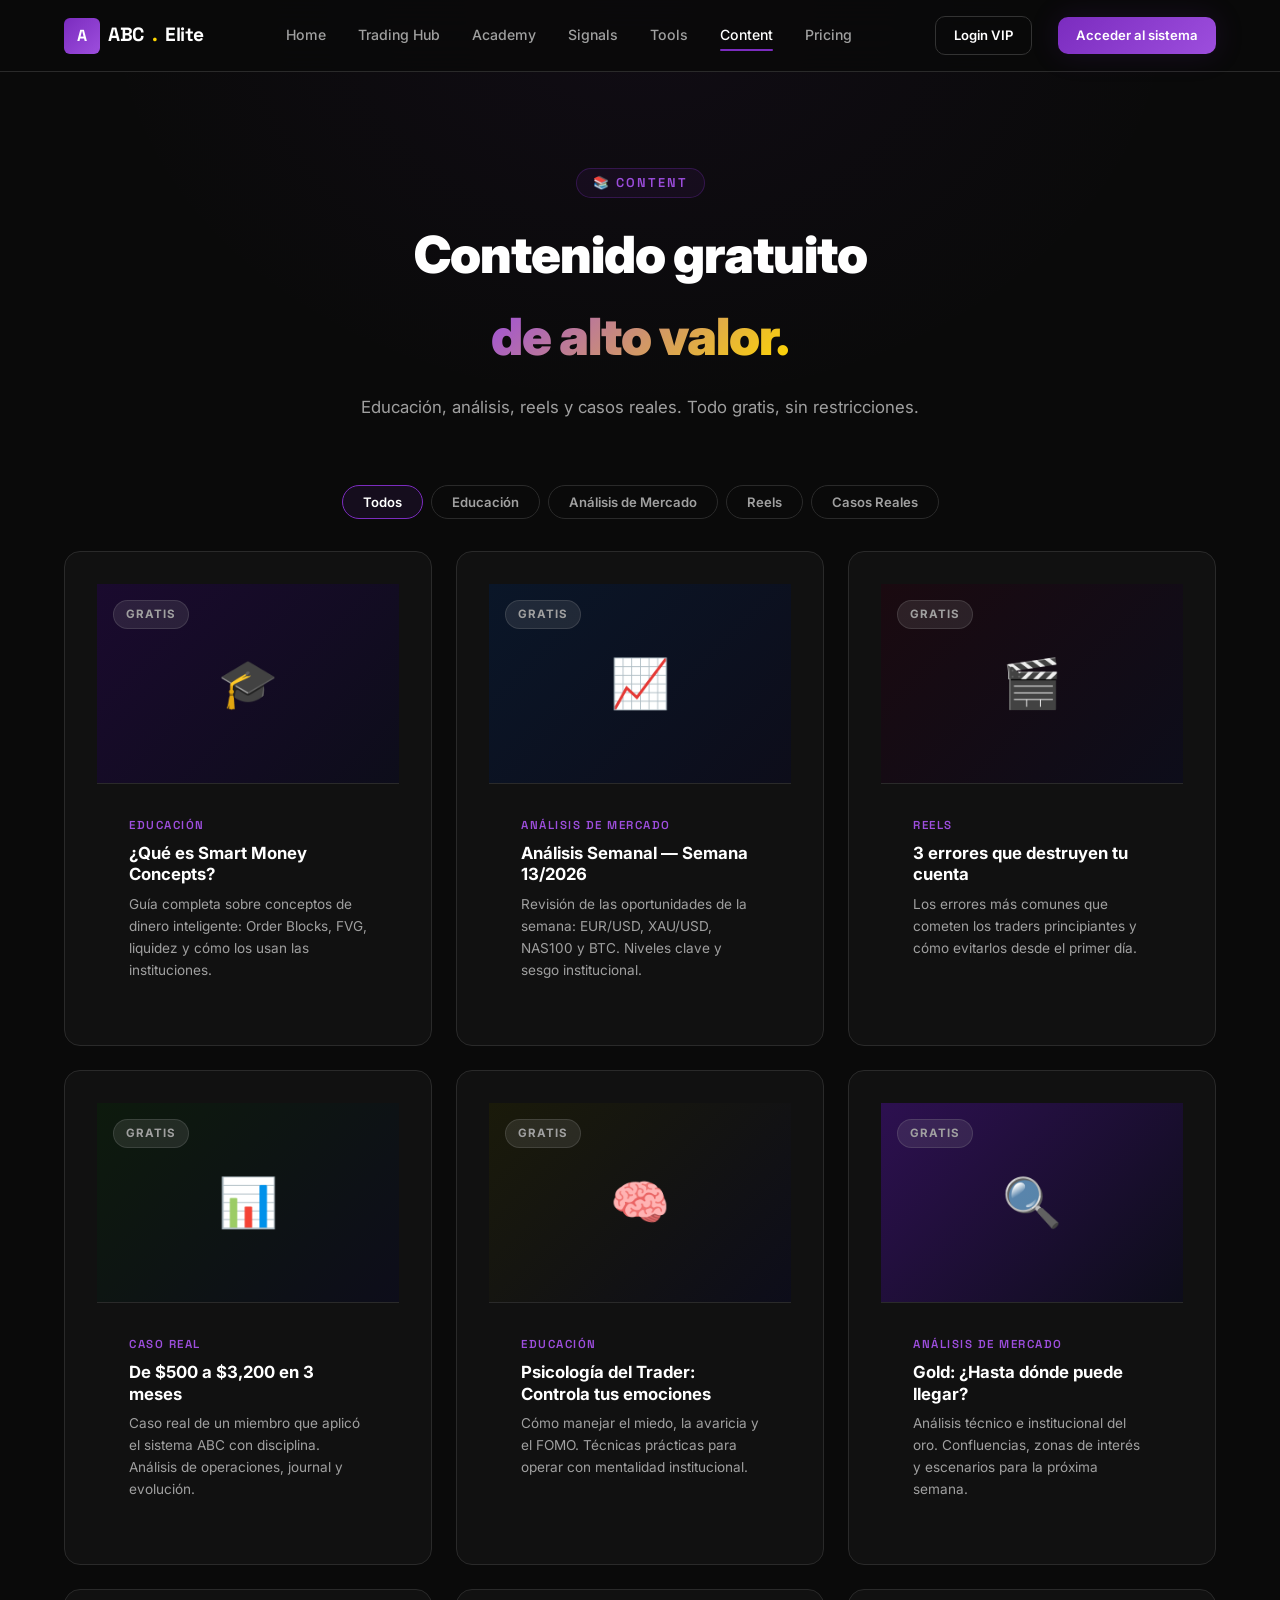
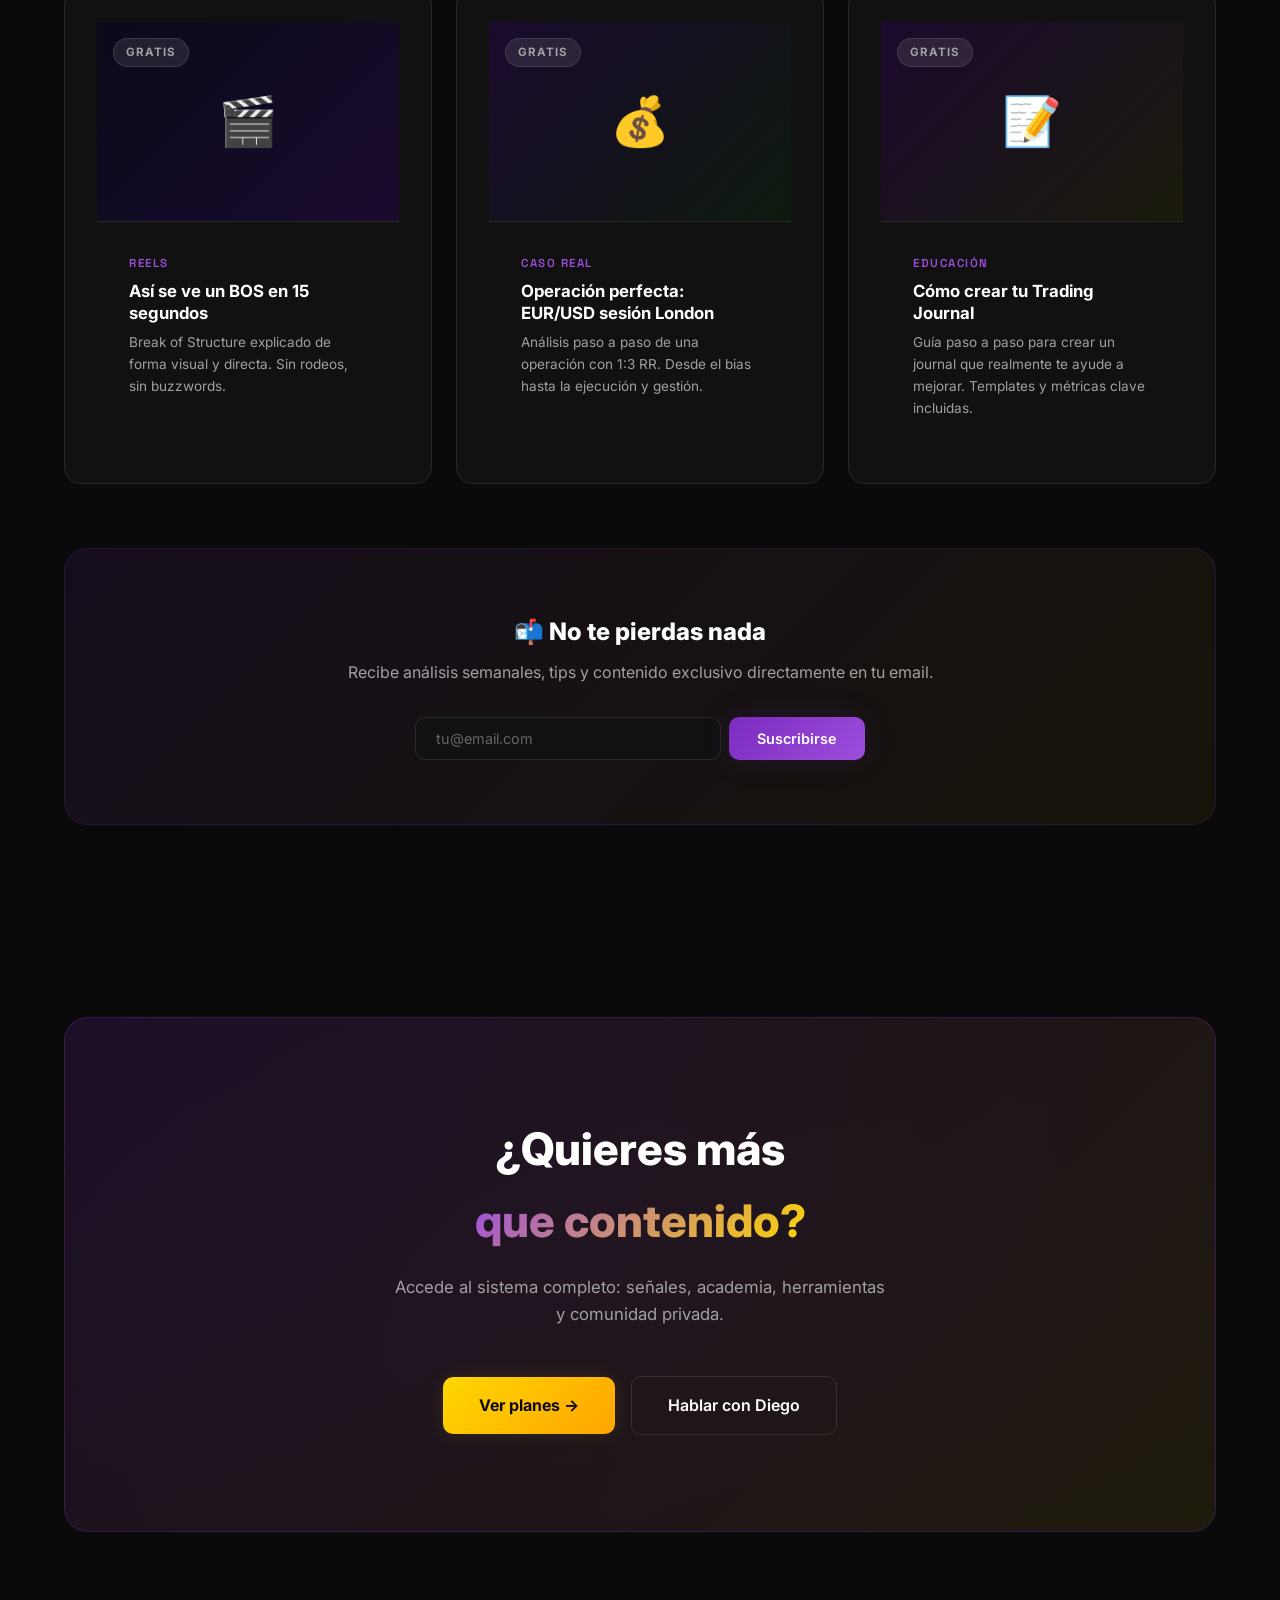
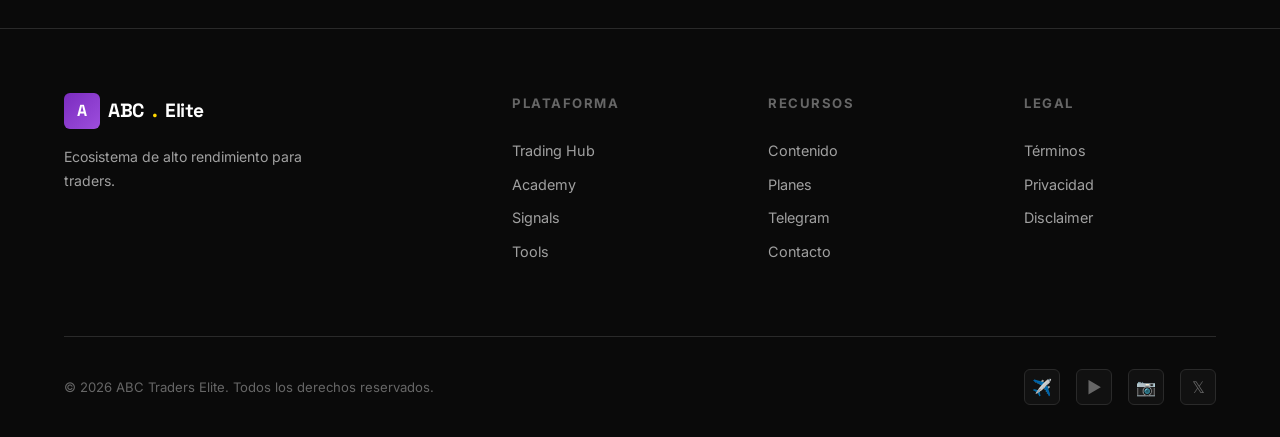
<file: pages/content.html>
<!DOCTYPE html>
<html lang="es">
<head>
  <meta charset="UTF-8">
  <meta name="viewport" content="width=device-width, initial-scale=1.0">
  <meta name="description" content="Content — Contenido gratuito de trading: reels, educación, análisis de mercado y casos reales. ABC Traders Elite.">
  <title>Content — ABC Traders Elite</title>
  <link rel="stylesheet" href="../assets/css/styles.css">
  <link rel="icon" type="image/svg+xml" href="data:image/svg+xml,<svg xmlns='http://www.w3.org/2000/svg' viewBox='0 0 100 100'><text y='.9em' font-size='90'>⚡</text></svg>">
</head>
<body>

  <!-- NAVBAR -->
  <nav class="navbar">
    <div class="container">
      <a href="../index.html" class="nav-logo"><div class="logo-icon">A</div>ABC<span class="gold">.</span>Elite</a>
      <div class="nav-links">
        <a href="../index.html">Home</a><a href="trading-hub.html">Trading Hub</a><a href="academy.html">Academy</a>
        <a href="signals.html">Signals</a><a href="tools.html">Tools</a><a href="content.html" class="active">Content</a><a href="pricing.html">Pricing</a>
      </div>
      <div class="nav-cta"><a href="pricing.html" class="btn btn-primary btn-sm">Acceder al sistema</a></div>
      <div class="nav-hamburger" id="navHamburger"><span></span><span></span><span></span></div>
    </div>
  </nav>

  <div class="nav-mobile" id="navMobile">
    <a href="../index.html">Home</a><a href="trading-hub.html">Trading Hub</a><a href="academy.html">Academy</a>
    <a href="signals.html">Signals</a><a href="tools.html">Tools</a><a href="content.html">Content</a><a href="pricing.html">Pricing</a>
    <a href="pricing.html" class="btn btn-primary" style="margin-top:1rem;">Acceder</a>
  </div>

  <!-- PAGE HEADER -->
  <div class="page-header">
    <div class="container">
      <div class="label" style="display:inline-flex;align-items:center;gap:8px;font-family:var(--font-mono);font-size:0.8rem;font-weight:600;letter-spacing:2px;text-transform:uppercase;color:var(--accent-violet-light);margin-bottom:1rem;padding:4px 16px;border:1px solid rgba(123,44,191,0.3);border-radius:9999px;background:rgba(123,44,191,0.08);">📚 Content</div>
      <h1>Contenido gratuito<br><span class="text-gradient">de alto valor.</span></h1>
      <p>Educación, análisis, reels y casos reales. Todo gratis, sin restricciones.</p>
    </div>
  </div>

  <!-- CONTENT FILTER + GRID -->
  <section class="section" style="padding-top:0;">
    <div class="container">
      <div class="academy-categories fade-in" style="margin-bottom:2rem;">
        <button class="category-filter content-filter active" data-type="all">Todos</button>
        <button class="category-filter content-filter" data-type="educacion">Educación</button>
        <button class="category-filter content-filter" data-type="analisis">Análisis de Mercado</button>
        <button class="category-filter content-filter" data-type="reels">Reels</button>
        <button class="category-filter content-filter" data-type="casos">Casos Reales</button>
      </div>

      <div class="content-grid">
        <!-- Content 1 -->
        <div class="card content-card card-glow fade-in stagger-1" data-type="educacion">
          <div class="content-thumbnail" style="background:linear-gradient(135deg, #1a0a2e, #0d0d1a);">
            <span>🎓</span>
            <span class="content-type badge badge-free">GRATIS</span>
          </div>
          <div class="content-details">
            <div class="content-category">Educación</div>
            <h3>¿Qué es Smart Money Concepts?</h3>
            <p>Guía completa sobre conceptos de dinero inteligente: Order Blocks, FVG, liquidez y cómo los usan las instituciones.</p>
          </div>
        </div>

        <!-- Content 2 -->
        <div class="card content-card card-glow fade-in stagger-2" data-type="analisis">
          <div class="content-thumbnail" style="background:linear-gradient(135deg, #0a1628, #0d0d1a);">
            <span>📈</span>
            <span class="content-type badge badge-free">GRATIS</span>
          </div>
          <div class="content-details">
            <div class="content-category">Análisis de Mercado</div>
            <h3>Análisis Semanal — Semana 13/2026</h3>
            <p>Revisión de las oportunidades de la semana: EUR/USD, XAU/USD, NAS100 y BTC. Niveles clave y sesgo institucional.</p>
          </div>
        </div>

        <!-- Content 3 -->
        <div class="card content-card card-glow fade-in stagger-3" data-type="reels">
          <div class="content-thumbnail" style="background:linear-gradient(135deg, #1a0a10, #0d0d1a);">
            <span>🎬</span>
            <span class="content-type badge badge-free">GRATIS</span>
          </div>
          <div class="content-details">
            <div class="content-category">Reels</div>
            <h3>3 errores que destruyen tu cuenta</h3>
            <p>Los errores más comunes que cometen los traders principiantes y cómo evitarlos desde el primer día.</p>
          </div>
        </div>

        <!-- Content 4 -->
        <div class="card content-card card-glow fade-in stagger-4" data-type="casos">
          <div class="content-thumbnail" style="background:linear-gradient(135deg, #0d1a0d, #0d0d1a);">
            <span>📊</span>
            <span class="content-type badge badge-free">GRATIS</span>
          </div>
          <div class="content-details">
            <div class="content-category">Caso Real</div>
            <h3>De $500 a $3,200 en 3 meses</h3>
            <p>Caso real de un miembro que aplicó el sistema ABC con disciplina. Análisis de operaciones, journal y evolución.</p>
          </div>
        </div>

        <!-- Content 5 -->
        <div class="card content-card card-glow fade-in stagger-5" data-type="educacion">
          <div class="content-thumbnail" style="background:linear-gradient(135deg, #1a1a0a, #0d0d1a);">
            <span>🧠</span>
            <span class="content-type badge badge-free">GRATIS</span>
          </div>
          <div class="content-details">
            <div class="content-category">Educación</div>
            <h3>Psicología del Trader: Controla tus emociones</h3>
            <p>Cómo manejar el miedo, la avaricia y el FOMO. Técnicas prácticas para operar con mentalidad institucional.</p>
          </div>
        </div>

        <!-- Content 6 -->
        <div class="card content-card card-glow fade-in stagger-1" data-type="analisis">
          <div class="content-thumbnail" style="background:linear-gradient(135deg, #2d1050, #0d0d1a);">
            <span>🔍</span>
            <span class="content-type badge badge-free">GRATIS</span>
          </div>
          <div class="content-details">
            <div class="content-category">Análisis de Mercado</div>
            <h3>Gold: ¿Hasta dónde puede llegar?</h3>
            <p>Análisis técnico e institucional del oro. Confluencias, zonas de interés y escenarios para la próxima semana.</p>
          </div>
        </div>

        <!-- Content 7 -->
        <div class="card content-card card-glow fade-in stagger-2" data-type="reels">
          <div class="content-thumbnail" style="background:linear-gradient(135deg, #0a0a1a, #1a0a2e);">
            <span>🎬</span>
            <span class="content-type badge badge-free">GRATIS</span>
          </div>
          <div class="content-details">
            <div class="content-category">Reels</div>
            <h3>Así se ve un BOS en 15 segundos</h3>
            <p>Break of Structure explicado de forma visual y directa. Sin rodeos, sin buzzwords.</p>
          </div>
        </div>

        <!-- Content 8 -->
        <div class="card content-card card-glow fade-in stagger-3" data-type="casos">
          <div class="content-thumbnail" style="background:linear-gradient(135deg, #1a0a2e, #0d1a0d);">
            <span>💰</span>
            <span class="content-type badge badge-free">GRATIS</span>
          </div>
          <div class="content-details">
            <div class="content-category">Caso Real</div>
            <h3>Operación perfecta: EUR/USD sesión London</h3>
            <p>Análisis paso a paso de una operación con 1:3 RR. Desde el bias hasta la ejecución y gestión.</p>
          </div>
        </div>

        <!-- Content 9 -->
        <div class="card content-card card-glow fade-in stagger-4" data-type="educacion">
          <div class="content-thumbnail" style="background:linear-gradient(135deg, #1a0a2e, #1a1a0a);">
            <span>📝</span>
            <span class="content-type badge badge-free">GRATIS</span>
          </div>
          <div class="content-details">
            <div class="content-category">Educación</div>
            <h3>Cómo crear tu Trading Journal</h3>
            <p>Guía paso a paso para crear un journal que realmente te ayude a mejorar. Templates y métricas clave incluidas.</p>
          </div>
        </div>
      </div>

      <!-- NEWSLETTER -->
      <div class="newsletter-box fade-in">
        <h3>📬 No te pierdas nada</h3>
        <p>Recibe análisis semanales, tips y contenido exclusivo directamente en tu email.</p>
        <form class="newsletter-form" id="newsletterForm">
          <input type="email" placeholder="tu@email.com" required>
          <button type="submit" class="btn btn-primary">Suscribirse</button>
        </form>
      </div>
    </div>
  </section>

  <!-- CTA -->
  <section class="section cta-section">
    <div class="container">
      <div class="cta-box fade-in">
        <h2>¿Quieres más<br><span class="text-gradient">que contenido?</span></h2>
        <p>Accede al sistema completo: señales, academia, herramientas y comunidad privada.</p>
        <div class="flex-center gap-md" style="flex-wrap:wrap;">
          <a href="pricing.html" class="btn btn-gold btn-lg">Ver planes →</a>
          <a href="https://t.me/diegoabctraders" target="_blank" class="btn btn-secondary btn-lg">Hablar con Diego</a>
        </div>
      </div>
    </div>
  </section>

  <!-- FOOTER -->
  <footer class="footer">
    <div class="container">
      <div class="footer-grid">
        <div class="footer-brand"><a href="../index.html" class="nav-logo"><div class="logo-icon">A</div>ABC<span class="gold">.</span>Elite</a><p style="margin-top:1rem;">Ecosistema de alto rendimiento para traders.</p></div>
        <div class="footer-col"><h4>Plataforma</h4><ul><li><a href="trading-hub.html">Trading Hub</a></li><li><a href="academy.html">Academy</a></li><li><a href="signals.html">Signals</a></li><li><a href="tools.html">Tools</a></li></ul></div>
        <div class="footer-col"><h4>Recursos</h4><ul><li><a href="content.html">Contenido</a></li><li><a href="pricing.html">Planes</a></li><li><a href="https://t.me/AbcTradersElite" target="_blank">Telegram</a></li><li><a href="https://t.me/diegoabctraders" target="_blank">Contacto</a></li></ul></div>
        <div class="footer-col"><h4>Legal</h4><ul><li><a href="#">Términos</a></li><li><a href="#">Privacidad</a></li><li><a href="#">Disclaimer</a></li></ul></div>
      </div>
      <div class="footer-bottom">
        <span>© 2026 ABC Traders Elite. Todos los derechos reservados.</span>
        <div class="footer-socials"><a href="https://t.me/AbcTradersElite" target="_blank">✈️</a><a href="#">▶️</a><a href="#">📷</a><a href="#">𝕏</a></div>
      </div>
    </div>
  </footer>

  <script src="../assets/js/main.js"></script>
  <script src="../assets/js/auth.js"></script>
</body>
</html>
</file>
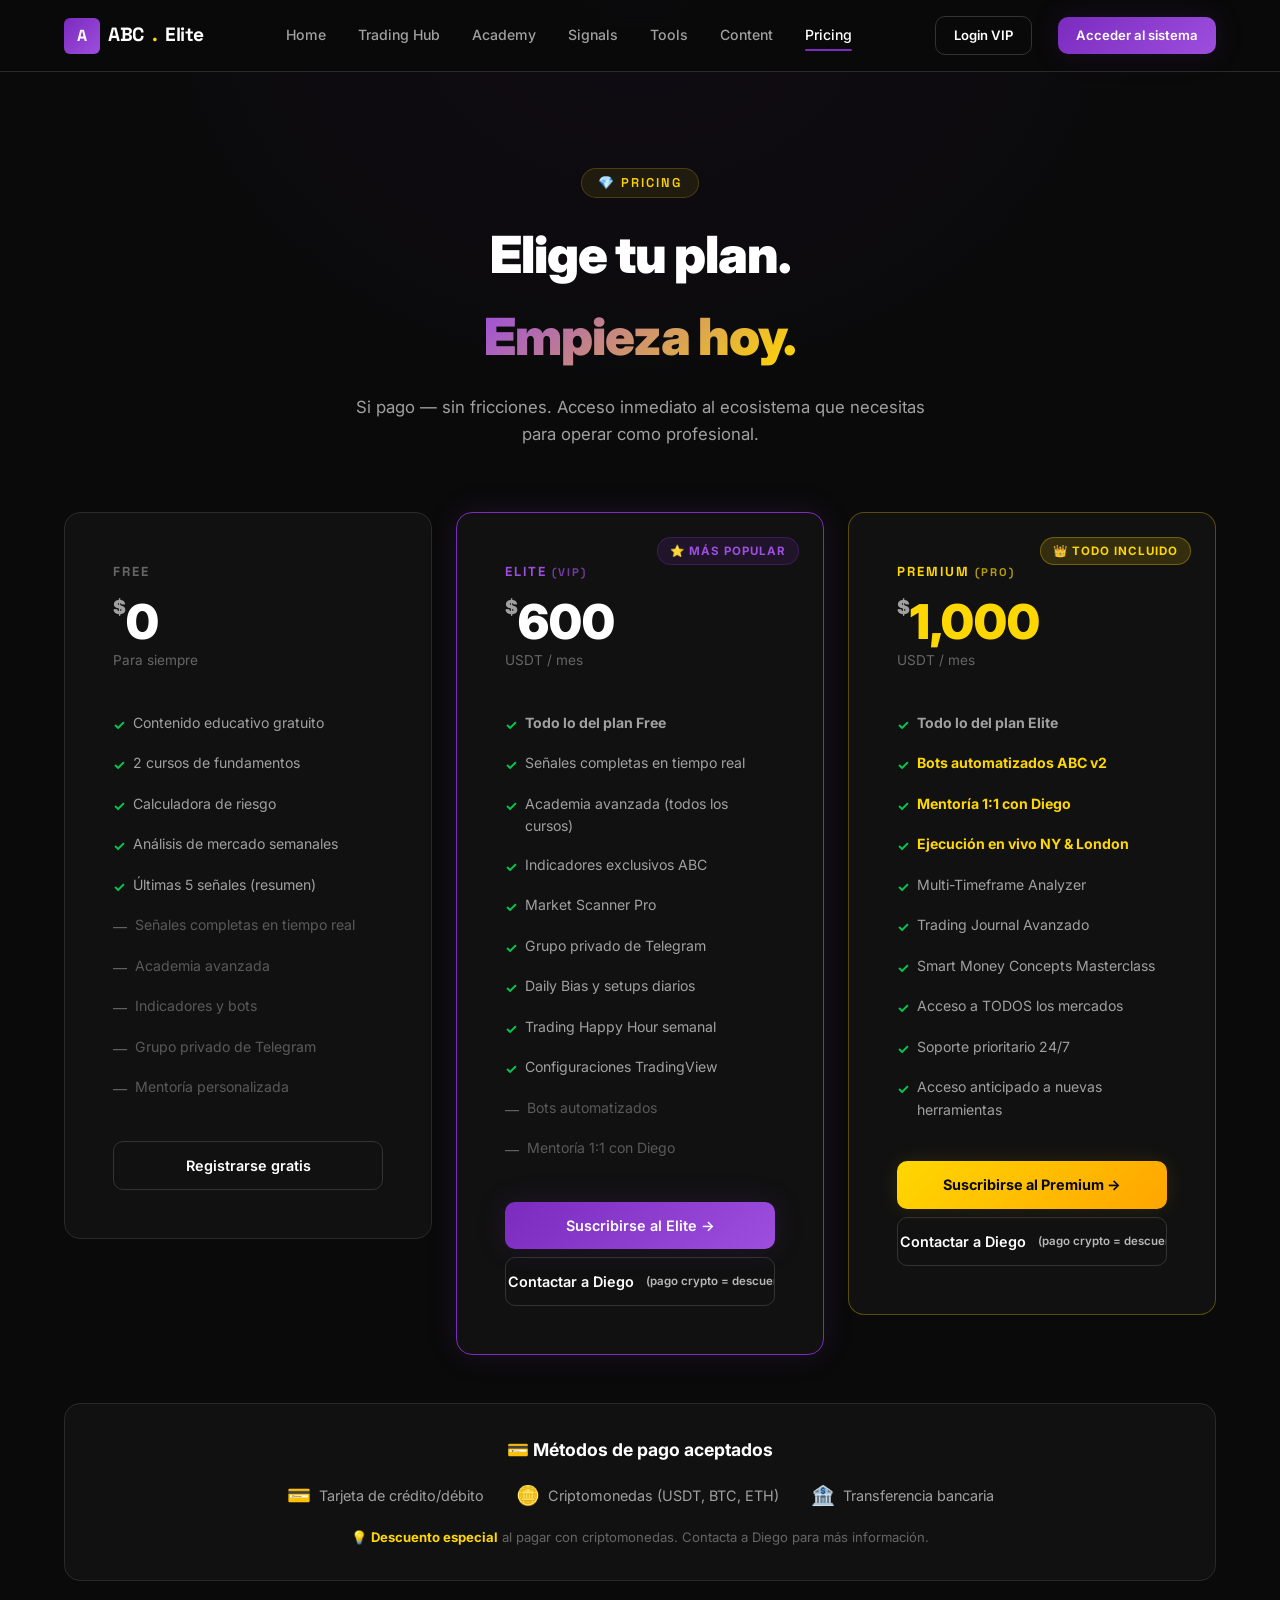
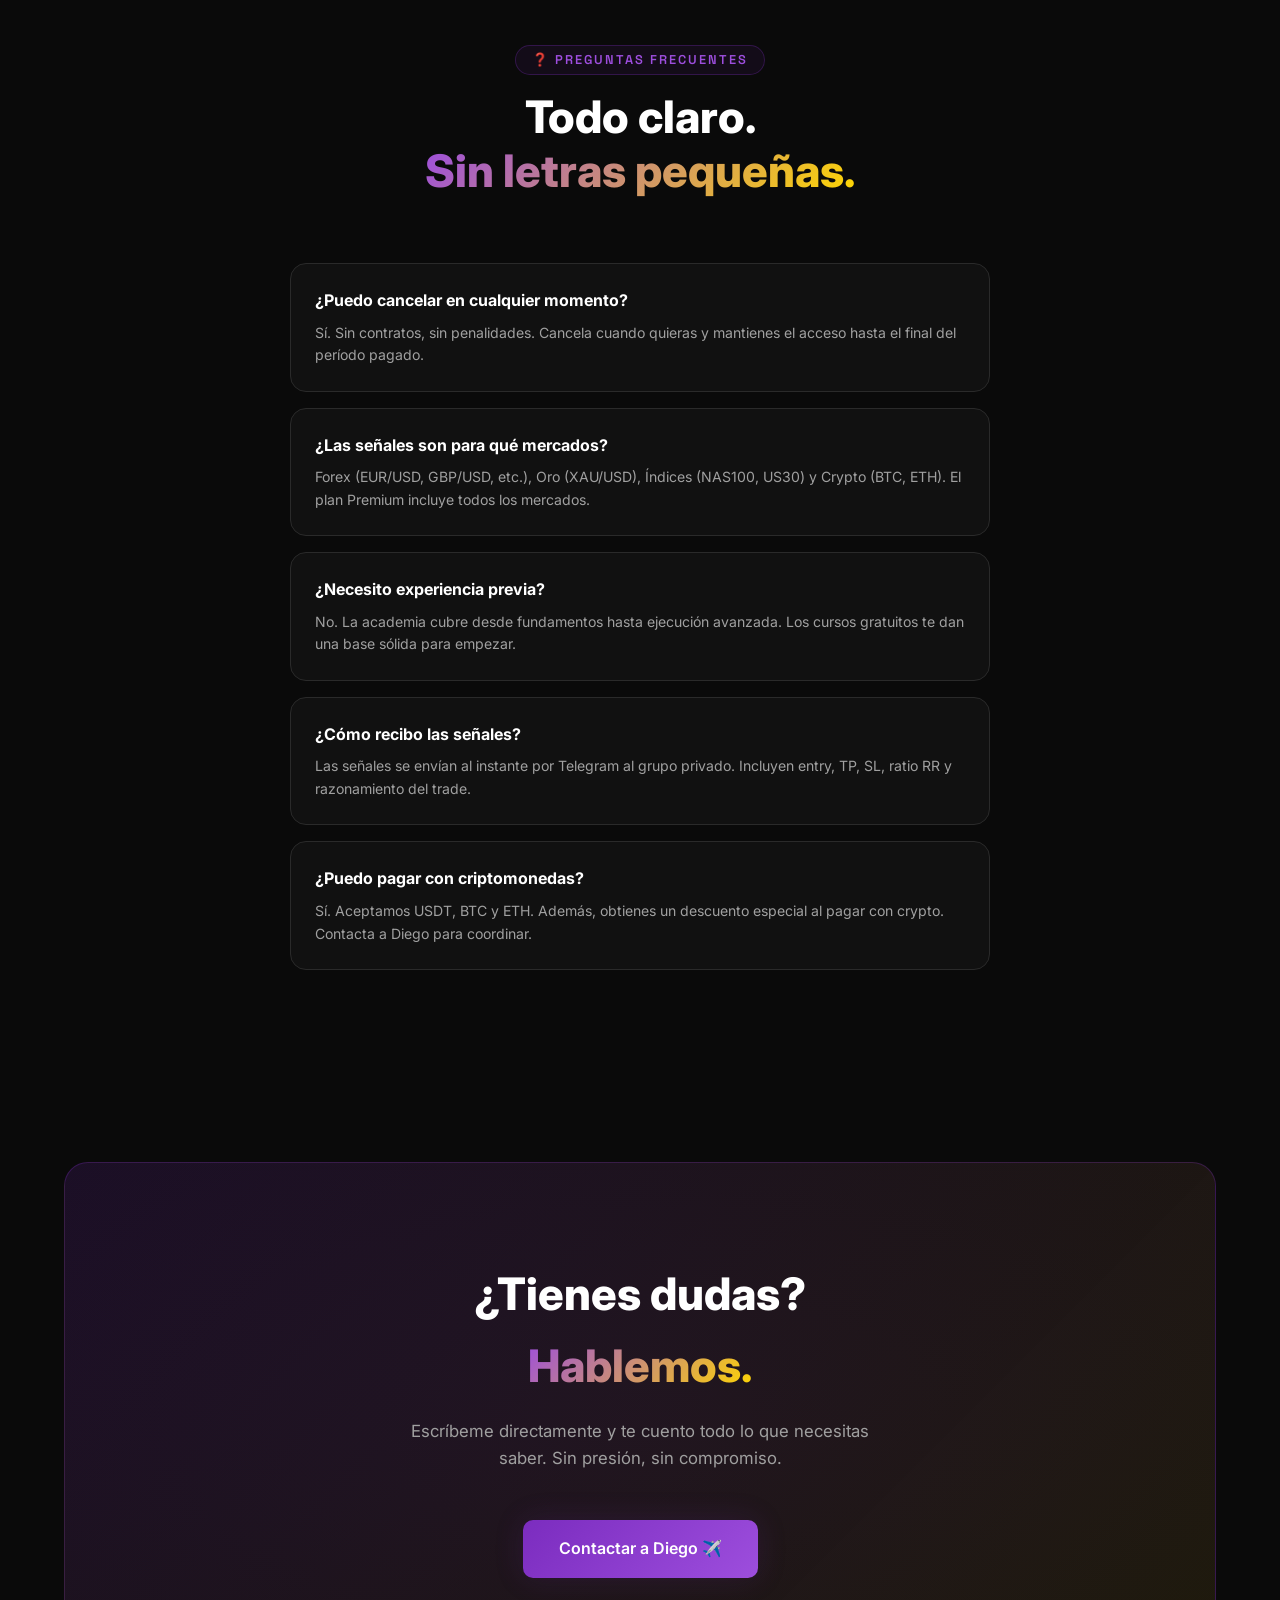
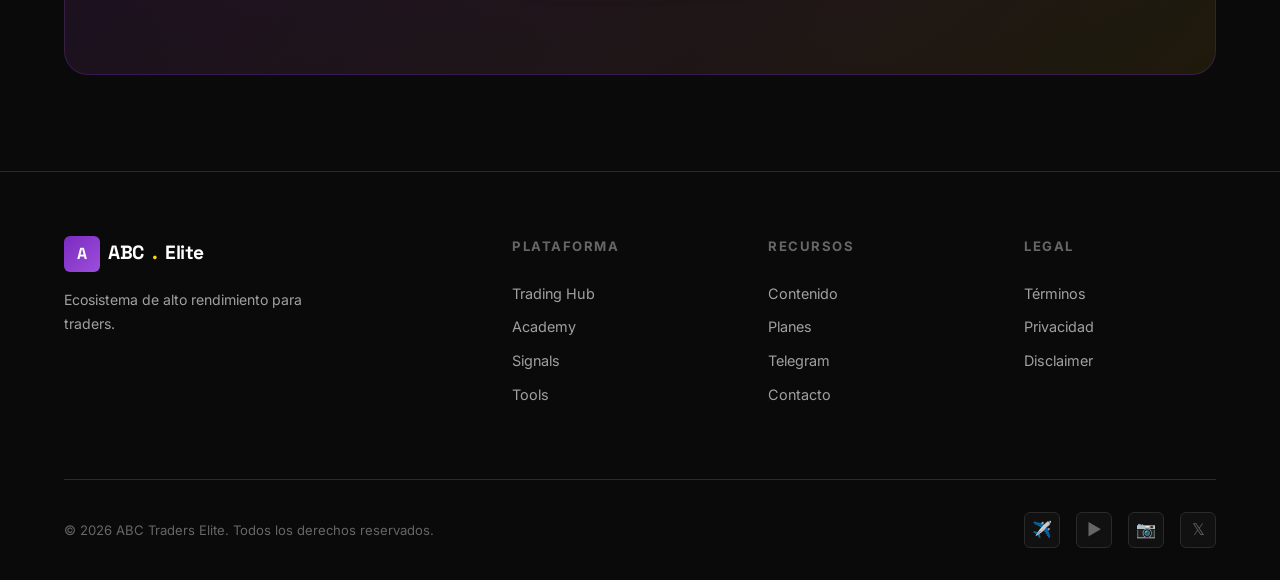
<file: pages/pricing.html>
<!DOCTYPE html>
<html lang="es">
<head>
  <meta charset="UTF-8">
  <meta name="viewport" content="width=device-width, initial-scale=1.0">
  <meta name="description" content="Pricing — Planes FREE, ELITE y PREMIUM para traders. Señales, academia, herramientas y comunidad. ABC Traders Elite.">
  <title>Pricing — ABC Traders Elite</title>
  <link rel="stylesheet" href="../assets/css/styles.css">
  <link rel="icon" type="image/svg+xml" href="data:image/svg+xml,<svg xmlns='http://www.w3.org/2000/svg' viewBox='0 0 100 100'><text y='.9em' font-size='90'>⚡</text></svg>">
</head>
<body>

  <!-- NAVBAR -->
  <nav class="navbar">
    <div class="container">
      <a href="../index.html" class="nav-logo"><div class="logo-icon">A</div>ABC<span class="gold">.</span>Elite</a>
      <div class="nav-links">
        <a href="../index.html">Home</a><a href="trading-hub.html">Trading Hub</a><a href="academy.html">Academy</a>
        <a href="signals.html">Signals</a><a href="tools.html">Tools</a><a href="content.html">Content</a><a href="pricing.html" class="active">Pricing</a>
      </div>
      <div class="nav-cta"><a href="pricing.html" class="btn btn-primary btn-sm">Acceder al sistema</a></div>
      <div class="nav-hamburger" id="navHamburger"><span></span><span></span><span></span></div>
    </div>
  </nav>

  <div class="nav-mobile" id="navMobile">
    <a href="../index.html">Home</a><a href="trading-hub.html">Trading Hub</a><a href="academy.html">Academy</a>
    <a href="signals.html">Signals</a><a href="tools.html">Tools</a><a href="content.html">Content</a><a href="pricing.html">Pricing</a>
    <a href="pricing.html" class="btn btn-primary" style="margin-top:1rem;">Acceder</a>
  </div>

  <!-- PAGE HEADER -->
  <div class="page-header">
    <div class="container">
      <div class="label" style="display:inline-flex;align-items:center;gap:8px;font-family:var(--font-mono);font-size:0.8rem;font-weight:600;letter-spacing:2px;text-transform:uppercase;color:var(--accent-gold);margin-bottom:1rem;padding:4px 16px;border:1px solid rgba(255,215,0,0.2);border-radius:9999px;background:rgba(255,215,0,0.08);">💎 Pricing</div>
      <h1>Elige tu plan.<br><span class="text-gradient">Empieza hoy.</span></h1>
      <p>Si pago — sin fricciones. Acceso inmediato al ecosistema que necesitas para operar como profesional.</p>
    </div>
  </div>

  <!-- PRICING GRID -->
  <section class="section" style="padding-top:0;">
    <div class="container">
      <div class="pricing-grid">

        <!-- FREE PLAN -->
        <div class="card pricing-card fade-in stagger-1" id="plan-free">
          <div class="plan-name">Free</div>
          <div class="plan-price">
            <span class="currency">$</span><span class="amount">0</span>
          </div>
          <div class="plan-period">Para siempre</div>

          <ul class="plan-features">
            <li><span class="check">✓</span> Contenido educativo gratuito</li>
            <li><span class="check">✓</span> 2 cursos de fundamentos</li>
            <li><span class="check">✓</span> Calculadora de riesgo</li>
            <li><span class="check">✓</span> Análisis de mercado semanales</li>
            <li><span class="check">✓</span> Últimas 5 señales (resumen)</li>
            <li><span class="cross">—</span> <span style="opacity:0.5;">Señales completas en tiempo real</span></li>
            <li><span class="cross">—</span> <span style="opacity:0.5;">Academia avanzada</span></li>
            <li><span class="cross">—</span> <span style="opacity:0.5;">Indicadores y bots</span></li>
            <li><span class="cross">—</span> <span style="opacity:0.5;">Grupo privado de Telegram</span></li>
            <li><span class="cross">—</span> <span style="opacity:0.5;">Mentoría personalizada</span></li>
          </ul>

          <div class="plan-actions">
            <a href="#" class="btn btn-secondary" style="width:100%;">Registrarse gratis</a>
          </div>
        </div>

        <!-- ELITE PLAN (VIP) -->
        <div class="card pricing-card featured fade-in stagger-2" id="plan-elite">
          <span class="pricing-badge badge badge-elite">⭐ MÁS POPULAR</span>
          <div class="plan-name" style="color:var(--accent-violet-light);">Elite <span style="font-size:0.7rem;opacity:0.7;">(VIP)</span></div>
          <div class="plan-price">
            <span class="currency">$</span><span class="amount">600</span>
          </div>
          <div class="plan-period">USDT / mes</div>

          <ul class="plan-features">
            <li><span class="check">✓</span> <strong>Todo lo del plan Free</strong></li>
            <li><span class="check">✓</span> Señales completas en tiempo real</li>
            <li><span class="check">✓</span> Academia avanzada (todos los cursos)</li>
            <li><span class="check">✓</span> Indicadores exclusivos ABC</li>
            <li><span class="check">✓</span> Market Scanner Pro</li>
            <li><span class="check">✓</span> Grupo privado de Telegram</li>
            <li><span class="check">✓</span> Daily Bias y setups diarios</li>
            <li><span class="check">✓</span> Trading Happy Hour semanal</li>
            <li><span class="check">✓</span> Configuraciones TradingView</li>
            <li><span class="cross">—</span> <span style="opacity:0.5;">Bots automatizados</span></li>
            <li><span class="cross">—</span> <span style="opacity:0.5;">Mentoría 1:1 con Diego</span></li>
          </ul>

          <div class="plan-actions">
            <a href="#" class="btn btn-primary" style="width:100%;">Suscribirse al Elite →</a>
            <a href="https://t.me/diegoabctraders" target="_blank" class="btn btn-secondary" style="width:100%;">
              💬 Contactar a Diego
              <span style="font-size:0.72rem;opacity:0.7;margin-left:4px;">(pago crypto = descuento)</span>
            </a>
          </div>
        </div>

        <!-- PREMIUM PLAN (PRO) -->
        <div class="card pricing-card premium-plan card-gold fade-in stagger-3" id="plan-premium">
          <span class="pricing-badge badge badge-premium">👑 TODO INCLUIDO</span>
          <div class="plan-name" style="color:var(--accent-gold);">Premium <span style="font-size:0.7rem;opacity:0.7;">(PRO)</span></div>
          <div class="plan-price" style="color:var(--accent-gold);">
            <span class="currency">$</span><span class="amount">1,000</span>
          </div>
          <div class="plan-period">USDT / mes</div>

          <ul class="plan-features">
            <li><span class="check">✓</span> <strong>Todo lo del plan Elite</strong></li>
            <li><span class="check">✓</span> <strong style="color:var(--accent-gold);">Bots automatizados ABC v2</strong></li>
            <li><span class="check">✓</span> <strong style="color:var(--accent-gold);">Mentoría 1:1 con Diego</strong></li>
            <li><span class="check">✓</span> <strong style="color:var(--accent-gold);">Ejecución en vivo NY & London</strong></li>
            <li><span class="check">✓</span> Multi-Timeframe Analyzer</li>
            <li><span class="check">✓</span> Trading Journal Avanzado</li>
            <li><span class="check">✓</span> Smart Money Concepts Masterclass</li>
            <li><span class="check">✓</span> Acceso a TODOS los mercados</li>
            <li><span class="check">✓</span> Soporte prioritario 24/7</li>
            <li><span class="check">✓</span> Acceso anticipado a nuevas herramientas</li>
          </ul>

          <div class="plan-actions">
            <a href="#" class="btn btn-gold" style="width:100%;">Suscribirse al Premium →</a>
            <a href="https://t.me/diegoabctraders" target="_blank" class="btn btn-secondary" style="width:100%;">
              💬 Contactar a Diego
              <span style="font-size:0.72rem;opacity:0.7;margin-left:4px;">(pago crypto = descuento)</span>
            </a>
          </div>
        </div>

      </div>

      <!-- PAYMENT METHODS -->
      <div class="card fade-in" style="margin-top:3rem;padding:2rem;text-align:center;border-color:var(--border-color);">
        <h3 style="font-size:1.1rem;font-weight:700;margin-bottom:1rem;">💳 Métodos de pago aceptados</h3>
        <div style="display:flex;justify-content:center;gap:2rem;flex-wrap:wrap;color:var(--text-secondary);font-size:0.9rem;">
          <div style="display:flex;align-items:center;gap:8px;">
            <span style="font-size:1.2rem;">💳</span> Tarjeta de crédito/débito
          </div>
          <div style="display:flex;align-items:center;gap:8px;">
            <span style="font-size:1.2rem;">🪙</span> Criptomonedas (USDT, BTC, ETH)
          </div>
          <div style="display:flex;align-items:center;gap:8px;">
            <span style="font-size:1.2rem;">🏦</span> Transferencia bancaria
          </div>
        </div>
        <p style="margin-top:1rem;font-size:0.82rem;color:var(--text-muted);">
          💡 <strong style="color:var(--accent-gold);">Descuento especial</strong> al pagar con criptomonedas. Contacta a Diego para más información.
        </p>
      </div>

      <!-- FAQ -->
      <div style="margin-top:4rem;">
        <div class="section-header fade-in">
          <div class="label">❓ Preguntas frecuentes</div>
          <h2>Todo claro.<br><span class="text-gradient">Sin letras pequeñas.</span></h2>
        </div>

        <div style="max-width:700px;margin:0 auto;display:flex;flex-direction:column;gap:1rem;">
          <div class="card fade-in stagger-1" style="padding:1.5rem;">
            <h4 style="font-size:1rem;font-weight:700;margin-bottom:0.5rem;">¿Puedo cancelar en cualquier momento?</h4>
            <p style="font-size:0.88rem;color:var(--text-secondary);">Sí. Sin contratos, sin penalidades. Cancela cuando quieras y mantienes el acceso hasta el final del período pagado.</p>
          </div>

          <div class="card fade-in stagger-2" style="padding:1.5rem;">
            <h4 style="font-size:1rem;font-weight:700;margin-bottom:0.5rem;">¿Las señales son para qué mercados?</h4>
            <p style="font-size:0.88rem;color:var(--text-secondary);">Forex (EUR/USD, GBP/USD, etc.), Oro (XAU/USD), Índices (NAS100, US30) y Crypto (BTC, ETH). El plan Premium incluye todos los mercados.</p>
          </div>

          <div class="card fade-in stagger-3" style="padding:1.5rem;">
            <h4 style="font-size:1rem;font-weight:700;margin-bottom:0.5rem;">¿Necesito experiencia previa?</h4>
            <p style="font-size:0.88rem;color:var(--text-secondary);">No. La academia cubre desde fundamentos hasta ejecución avanzada. Los cursos gratuitos te dan una base sólida para empezar.</p>
          </div>

          <div class="card fade-in stagger-4" style="padding:1.5rem;">
            <h4 style="font-size:1rem;font-weight:700;margin-bottom:0.5rem;">¿Cómo recibo las señales?</h4>
            <p style="font-size:0.88rem;color:var(--text-secondary);">Las señales se envían al instante por Telegram al grupo privado. Incluyen entry, TP, SL, ratio RR y razonamiento del trade.</p>
          </div>

          <div class="card fade-in stagger-5" style="padding:1.5rem;">
            <h4 style="font-size:1rem;font-weight:700;margin-bottom:0.5rem;">¿Puedo pagar con criptomonedas?</h4>
            <p style="font-size:0.88rem;color:var(--text-secondary);">Sí. Aceptamos USDT, BTC y ETH. Además, obtienes un descuento especial al pagar con crypto. Contacta a Diego para coordinar.</p>
          </div>
        </div>
      </div>
    </div>
  </section>

  <!-- CTA -->
  <section class="section cta-section">
    <div class="container">
      <div class="cta-box fade-in">
        <h2>¿Tienes dudas?<br><span class="text-gradient">Hablemos.</span></h2>
        <p>Escríbeme directamente y te cuento todo lo que necesitas saber. Sin presión, sin compromiso.</p>
        <div class="flex-center gap-md" style="flex-wrap:wrap;">
          <a href="https://t.me/diegoabctraders" target="_blank" class="btn btn-primary btn-lg">Contactar a Diego ✈️</a>
        </div>
      </div>
    </div>
  </section>

  <!-- FOOTER -->
  <footer class="footer">
    <div class="container">
      <div class="footer-grid">
        <div class="footer-brand"><a href="../index.html" class="nav-logo"><div class="logo-icon">A</div>ABC<span class="gold">.</span>Elite</a><p style="margin-top:1rem;">Ecosistema de alto rendimiento para traders.</p></div>
        <div class="footer-col"><h4>Plataforma</h4><ul><li><a href="trading-hub.html">Trading Hub</a></li><li><a href="academy.html">Academy</a></li><li><a href="signals.html">Signals</a></li><li><a href="tools.html">Tools</a></li></ul></div>
        <div class="footer-col"><h4>Recursos</h4><ul><li><a href="content.html">Contenido</a></li><li><a href="pricing.html">Planes</a></li><li><a href="https://t.me/AbcTradersElite" target="_blank">Telegram</a></li><li><a href="https://t.me/diegoabctraders" target="_blank">Contacto</a></li></ul></div>
        <div class="footer-col"><h4>Legal</h4><ul><li><a href="#">Términos</a></li><li><a href="#">Privacidad</a></li><li><a href="#">Disclaimer</a></li></ul></div>
      </div>
      <div class="footer-bottom">
        <span>© 2026 ABC Traders Elite. Todos los derechos reservados.</span>
        <div class="footer-socials"><a href="https://t.me/AbcTradersElite" target="_blank">✈️</a><a href="#">▶️</a><a href="#">📷</a><a href="#">𝕏</a></div>
      </div>
    </div>
  </footer>

  <script src="../assets/js/main.js"></script>
  <script src="../assets/js/auth.js"></script>
</body>
</html>
</file>
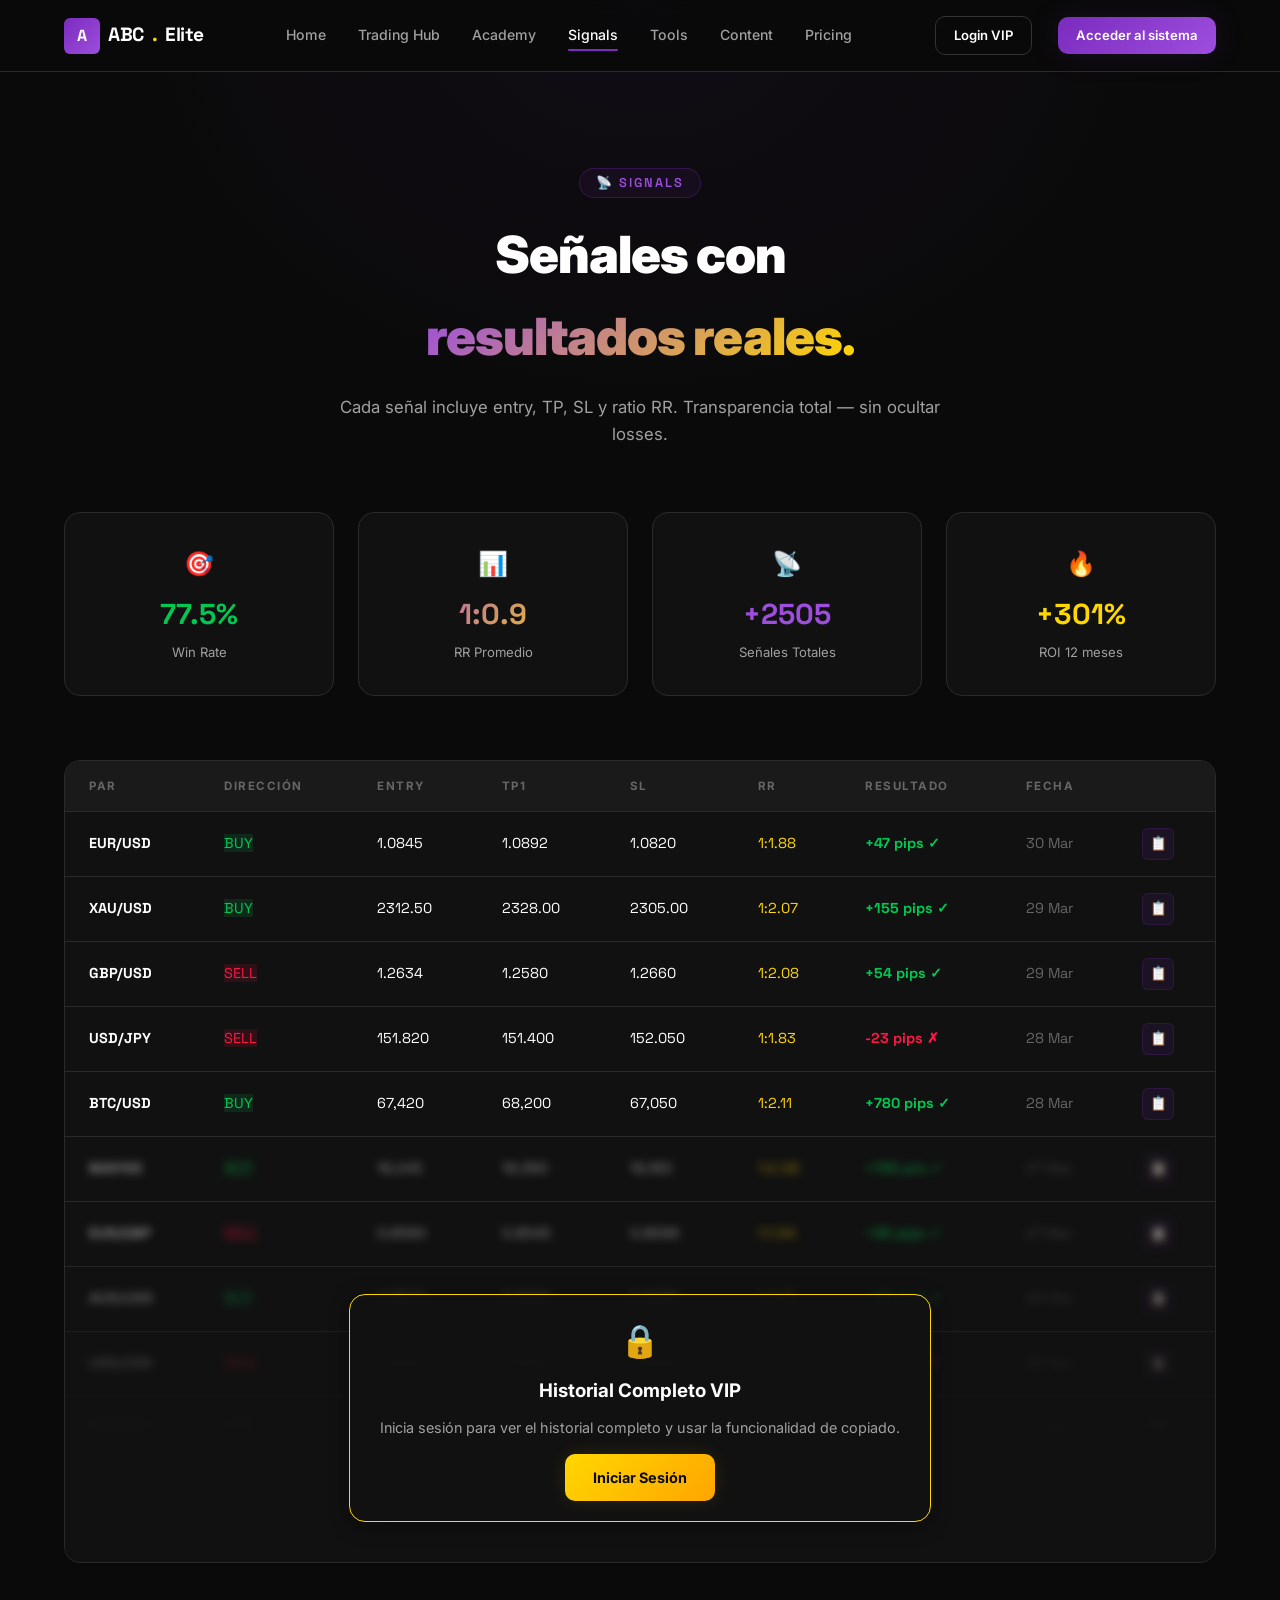
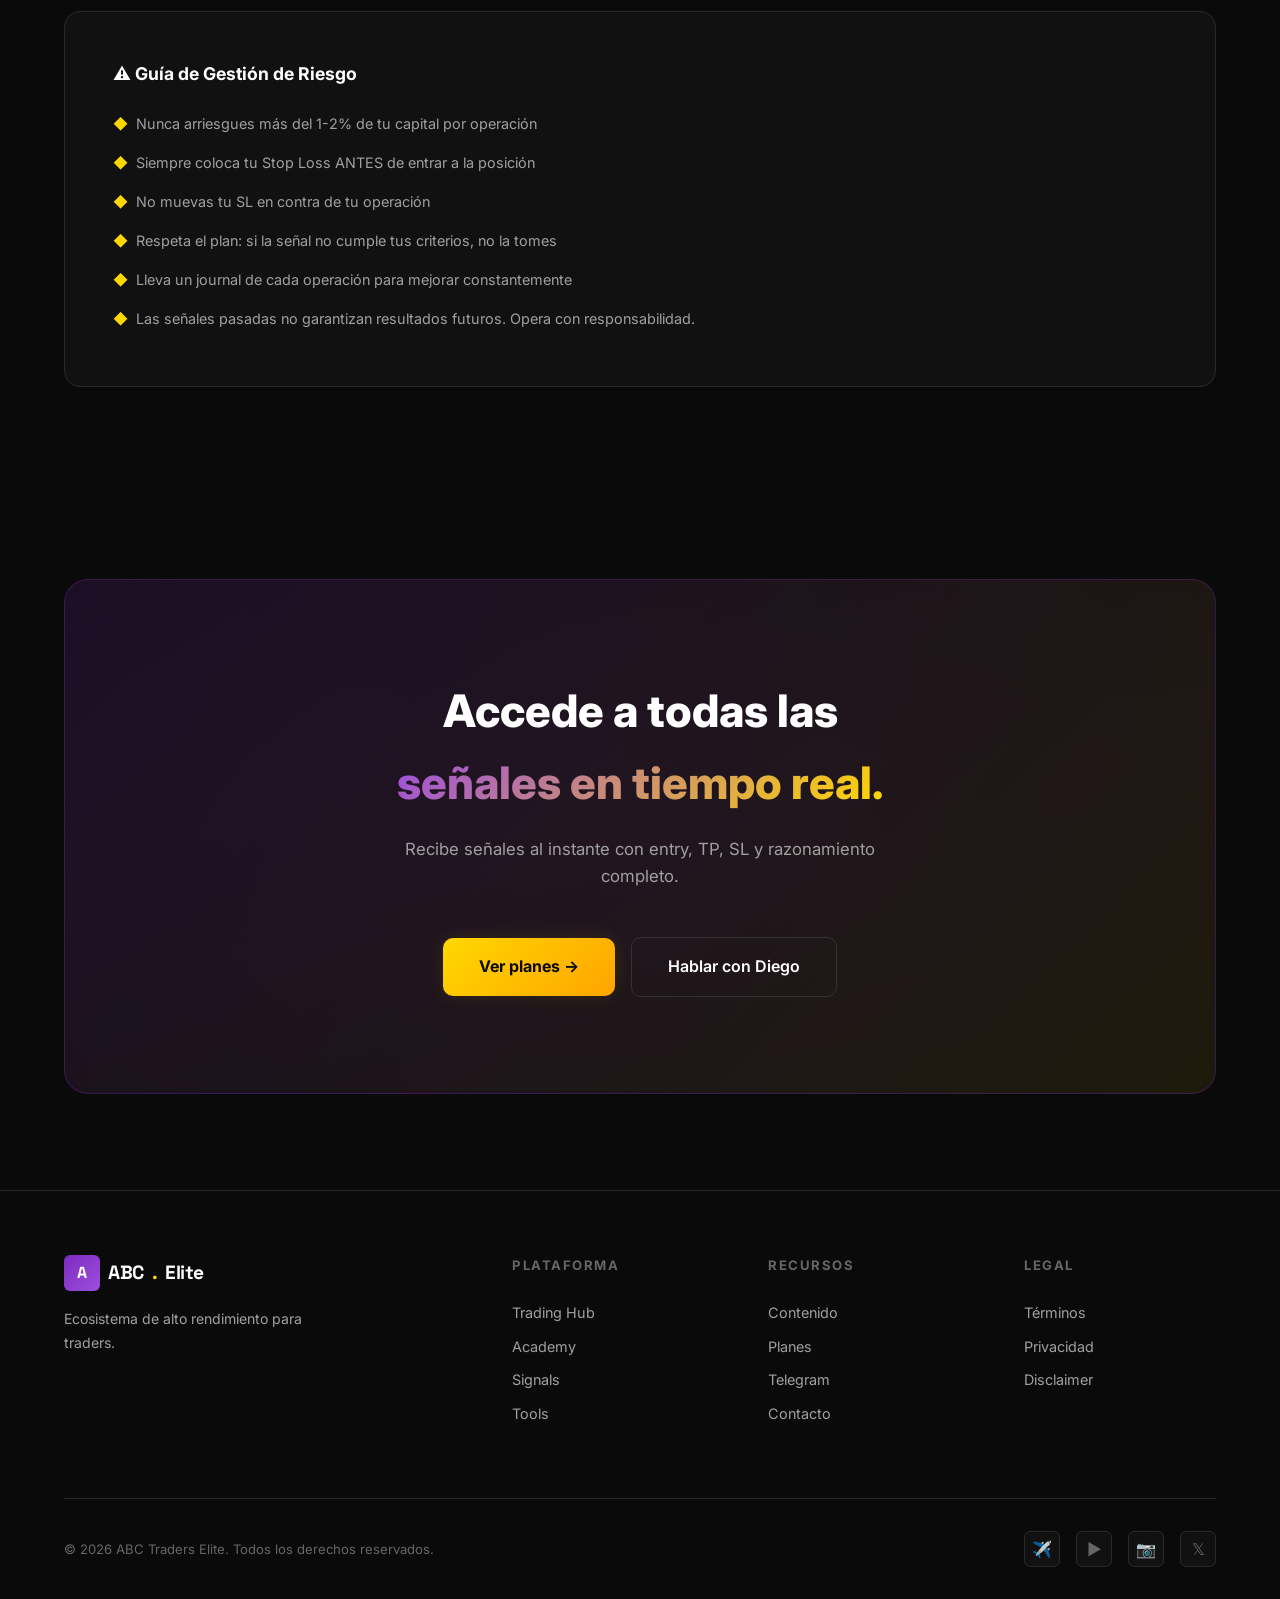
<file: pages/signals.html>
<!DOCTYPE html>
<html lang="es">
<head>
  <meta charset="UTF-8">
  <meta name="viewport" content="width=device-width, initial-scale=1.0">
  <meta name="description" content="Signals — Señales de trading profesionales con historial verificable, win rate y ratios riesgo-beneficio. ABC Traders Elite.">
  <title>Signals — ABC Traders Elite</title>
  <link rel="stylesheet" href="../assets/css/styles.css">
  <link rel="icon" type="image/svg+xml" href="data:image/svg+xml,<svg xmlns='http://www.w3.org/2000/svg' viewBox='0 0 100 100'><text y='.9em' font-size='90'>⚡</text></svg>">
</head>
<body>

  <!-- NAVBAR -->
  <nav class="navbar">
    <div class="container">
      <a href="../index.html" class="nav-logo"><div class="logo-icon">A</div>ABC<span class="gold">.</span>Elite</a>
      <div class="nav-links">
        <a href="../index.html">Home</a>
        <a href="trading-hub.html">Trading Hub</a>
        <a href="academy.html">Academy</a>
        <a href="signals.html" class="active">Signals</a>
        <a href="tools.html">Tools</a>
        <a href="content.html">Content</a>
        <a href="pricing.html">Pricing</a>
      </div>
      <div class="nav-cta"><a href="pricing.html" class="btn btn-primary btn-sm">Acceder al sistema</a></div>
      <div class="nav-hamburger" id="navHamburger"><span></span><span></span><span></span></div>
    </div>
  </nav>

  <div class="nav-mobile" id="navMobile">
    <a href="../index.html">Home</a><a href="trading-hub.html">Trading Hub</a><a href="academy.html">Academy</a>
    <a href="signals.html">Signals</a><a href="tools.html">Tools</a><a href="content.html">Content</a>
    <a href="pricing.html">Pricing</a>
    <a href="pricing.html" class="btn btn-primary" style="margin-top:1rem;">Acceder</a>
  </div>

  <!-- PAGE HEADER -->
  <div class="page-header">
    <div class="container">
      <div class="label" style="display:inline-flex;align-items:center;gap:8px;font-family:var(--font-mono);font-size:0.8rem;font-weight:600;letter-spacing:2px;text-transform:uppercase;color:var(--accent-violet-light);margin-bottom:1rem;padding:4px 16px;border:1px solid rgba(123,44,191,0.3);border-radius:9999px;background:rgba(123,44,191,0.08);">📡 Signals</div>
      <h1>Señales con<br><span class="text-gradient">resultados reales.</span></h1>
      <p>Cada señal incluye entry, TP, SL y ratio RR. Transparencia total — sin ocultar losses.</p>
    </div>
  </div>

  <!-- STATS -->
  <section class="section" style="padding-top:0;">
    <div class="container">
      <div class="signals-stats">
        <div class="card stat-card fade-in stagger-1">
          <div class="stat-icon">🎯</div>
          <div class="stat-value text-success" data-counter="87.3" data-suffix="%" data-decimals="1">0%</div>
          <div class="stat-label">Win Rate</div>
        </div>
        <div class="card stat-card fade-in stagger-2">
          <div class="stat-icon">📊</div>
          <div class="stat-value text-gradient" data-counter="1" data-prefix="1:" data-decimals="1" data-suffix="">0</div>
          <div class="stat-label">RR Promedio</div>
        </div>
        <div class="card stat-card fade-in stagger-3">
          <div class="stat-icon">📡</div>
          <div class="stat-value text-violet" data-counter="2847" data-prefix="+">0</div>
          <div class="stat-label">Señales Totales</div>
        </div>
        <div class="card stat-card fade-in stagger-4">
          <div class="stat-icon">🔥</div>
          <div class="stat-value text-gold" data-counter="342" data-prefix="+" data-suffix="%">0%</div>
          <div class="stat-label">ROI 12 meses</div>
        </div>
      </div>

      <!-- SIGNALS TABLE -->
      <div class="signals-table-container fade-in">
        <table class="signals-table" id="signalsTable">
          <thead>
            <tr>
              <th>Par</th>
              <th>Dirección</th>
              <th>Entry</th>
              <th>TP1</th>
              <th>SL</th>
              <th>RR</th>
              <th>Resultado</th>
              <th>Fecha</th>
              <th></th>
            </tr>
          </thead>
          <tbody>
            <tr>
              <td style="font-weight:700;">EUR/USD</td>
              <td><span class="signal-direction buy">BUY</span></td>
              <td>1.0845</td>
              <td>1.0892</td>
              <td>1.0820</td>
              <td><span class="text-gold">1:1.88</span></td>
              <td><span class="result-win">+47 pips ✓</span></td>
              <td style="color:var(--text-muted);">30 Mar</td>
              <td><button class="copy-btn" onclick="copySignal(this)" title="Copiar señal">📋</button></td>
            </tr>
            <tr>
              <td style="font-weight:700;">XAU/USD</td>
              <td><span class="signal-direction buy">BUY</span></td>
              <td>2312.50</td>
              <td>2328.00</td>
              <td>2305.00</td>
              <td><span class="text-gold">1:2.07</span></td>
              <td><span class="result-win">+155 pips ✓</span></td>
              <td style="color:var(--text-muted);">29 Mar</td>
              <td><button class="copy-btn" onclick="copySignal(this)" title="Copiar señal">📋</button></td>
            </tr>
            <tr>
              <td style="font-weight:700;">GBP/USD</td>
              <td><span class="signal-direction sell">SELL</span></td>
              <td>1.2634</td>
              <td>1.2580</td>
              <td>1.2660</td>
              <td><span class="text-gold">1:2.08</span></td>
              <td><span class="result-win">+54 pips ✓</span></td>
              <td style="color:var(--text-muted);">29 Mar</td>
              <td><button class="copy-btn" onclick="copySignal(this)" title="Copiar señal">📋</button></td>
            </tr>
            <tr>
              <td style="font-weight:700;">USD/JPY</td>
              <td><span class="signal-direction sell">SELL</span></td>
              <td>151.820</td>
              <td>151.400</td>
              <td>152.050</td>
              <td><span class="text-gold">1:1.83</span></td>
              <td><span class="result-loss">-23 pips ✗</span></td>
              <td style="color:var(--text-muted);">28 Mar</td>
              <td><button class="copy-btn" onclick="copySignal(this)" title="Copiar señal">📋</button></td>
            </tr>
            <tr>
              <td style="font-weight:700;">BTC/USD</td>
              <td><span class="signal-direction buy">BUY</span></td>
              <td>67,420</td>
              <td>68,200</td>
              <td>67,050</td>
              <td><span class="text-gold">1:2.11</span></td>
              <td><span class="result-win">+780 pips ✓</span></td>
              <td style="color:var(--text-muted);">28 Mar</td>
              <td><button class="copy-btn" onclick="copySignal(this)" title="Copiar señal">📋</button></td>
            </tr>
            <tr>
              <td style="font-weight:700;">NAS100</td>
              <td><span class="signal-direction buy">BUY</span></td>
              <td>18,245</td>
              <td>18,380</td>
              <td>18,180</td>
              <td><span class="text-gold">1:2.08</span></td>
              <td><span class="result-win">+135 pts ✓</span></td>
              <td style="color:var(--text-muted);">27 Mar</td>
              <td><button class="copy-btn" onclick="copySignal(this)" title="Copiar señal">📋</button></td>
            </tr>
            <tr>
              <td style="font-weight:700;">EUR/GBP</td>
              <td><span class="signal-direction sell">SELL</span></td>
              <td>0.8580</td>
              <td>0.8545</td>
              <td>0.8598</td>
              <td><span class="text-gold">1:1.94</span></td>
              <td><span class="result-win">+35 pips ✓</span></td>
              <td style="color:var(--text-muted);">27 Mar</td>
              <td><button class="copy-btn" onclick="copySignal(this)" title="Copiar señal">📋</button></td>
            </tr>
            <tr>
              <td style="font-weight:700;">AUD/USD</td>
              <td><span class="signal-direction buy">BUY</span></td>
              <td>0.6520</td>
              <td>0.6568</td>
              <td>0.6498</td>
              <td><span class="text-gold">1:2.18</span></td>
              <td><span class="result-win">+48 pips ✓</span></td>
              <td style="color:var(--text-muted);">26 Mar</td>
              <td><button class="copy-btn" onclick="copySignal(this)" title="Copiar señal">📋</button></td>
            </tr>
            <tr>
              <td style="font-weight:700;">USD/CAD</td>
              <td><span class="signal-direction sell">SELL</span></td>
              <td>1.3580</td>
              <td>1.3530</td>
              <td>1.3608</td>
              <td><span class="text-gold">1:1.79</span></td>
              <td><span class="result-loss">-28 pips ✗</span></td>
              <td style="color:var(--text-muted);">26 Mar</td>
              <td><button class="copy-btn" onclick="copySignal(this)" title="Copiar señal">📋</button></td>
            </tr>
            <tr>
              <td style="font-weight:700;">ETH/USD</td>
              <td><span class="signal-direction buy">BUY</span></td>
              <td>3,450</td>
              <td>3,520</td>
              <td>3,415</td>
              <td><span class="text-gold">1:2.00</span></td>
              <td><span class="result-win">+70 pts ✓</span></td>
              <td style="color:var(--text-muted);">25 Mar</td>
              <td><button class="copy-btn" onclick="copySignal(this)" title="Copiar señal">📋</button></td>
            </tr>
          </tbody>
        </table>

        <div class="pagination">
          <button class="active">1</button>
          <button>2</button>
          <button>3</button>
          <button>4</button>
          <button>→</button>
        </div>
      </div>

      <!-- RISK GUIDE -->
      <div class="risk-guide fade-in">
        <h3>⚠️ Guía de Gestión de Riesgo</h3>
        <ul>
          <li><span class="text-gold">◆</span> Nunca arriesgues más del 1-2% de tu capital por operación</li>
          <li><span class="text-gold">◆</span> Siempre coloca tu Stop Loss ANTES de entrar a la posición</li>
          <li><span class="text-gold">◆</span> No muevas tu SL en contra de tu operación</li>
          <li><span class="text-gold">◆</span> Respeta el plan: si la señal no cumple tus criterios, no la tomes</li>
          <li><span class="text-gold">◆</span> Lleva un journal de cada operación para mejorar constantemente</li>
          <li><span class="text-gold">◆</span> Las señales pasadas no garantizan resultados futuros. Opera con responsabilidad.</li>
        </ul>
      </div>
    </div>
  </section>

  <!-- CTA -->
  <section class="section cta-section">
    <div class="container">
      <div class="cta-box fade-in">
        <h2>Accede a todas las<br><span class="text-gradient">señales en tiempo real.</span></h2>
        <p>Recibe señales al instante con entry, TP, SL y razonamiento completo.</p>
        <div class="flex-center gap-md" style="flex-wrap:wrap;">
          <a href="pricing.html" class="btn btn-gold btn-lg">Ver planes →</a>
          <a href="https://t.me/diegoabctraders" target="_blank" class="btn btn-secondary btn-lg">Hablar con Diego</a>
        </div>
      </div>
    </div>
  </section>

  <!-- FOOTER -->
  <footer class="footer">
    <div class="container">
      <div class="footer-grid">
        <div class="footer-brand"><a href="../index.html" class="nav-logo"><div class="logo-icon">A</div>ABC<span class="gold">.</span>Elite</a><p style="margin-top:1rem;">Ecosistema de alto rendimiento para traders.</p></div>
        <div class="footer-col"><h4>Plataforma</h4><ul><li><a href="trading-hub.html">Trading Hub</a></li><li><a href="academy.html">Academy</a></li><li><a href="signals.html">Signals</a></li><li><a href="tools.html">Tools</a></li></ul></div>
        <div class="footer-col"><h4>Recursos</h4><ul><li><a href="content.html">Contenido</a></li><li><a href="pricing.html">Planes</a></li><li><a href="https://t.me/AbcTradersElite" target="_blank">Telegram</a></li><li><a href="https://t.me/diegoabctraders" target="_blank">Contacto</a></li></ul></div>
        <div class="footer-col"><h4>Legal</h4><ul><li><a href="#">Términos</a></li><li><a href="#">Privacidad</a></li><li><a href="#">Disclaimer</a></li></ul></div>
      </div>
      <div class="footer-bottom">
        <span>© 2026 ABC Traders Elite. Todos los derechos reservados.</span>
        <div class="footer-socials"><a href="https://t.me/AbcTradersElite" target="_blank">✈️</a><a href="#">▶️</a><a href="#">📷</a><a href="#">𝕏</a></div>
      </div>
    </div>
  </footer>

  <script src="../assets/js/main.js"></script>
  <script src="../assets/js/auth.js"></script>
</body>
</html>
</file>
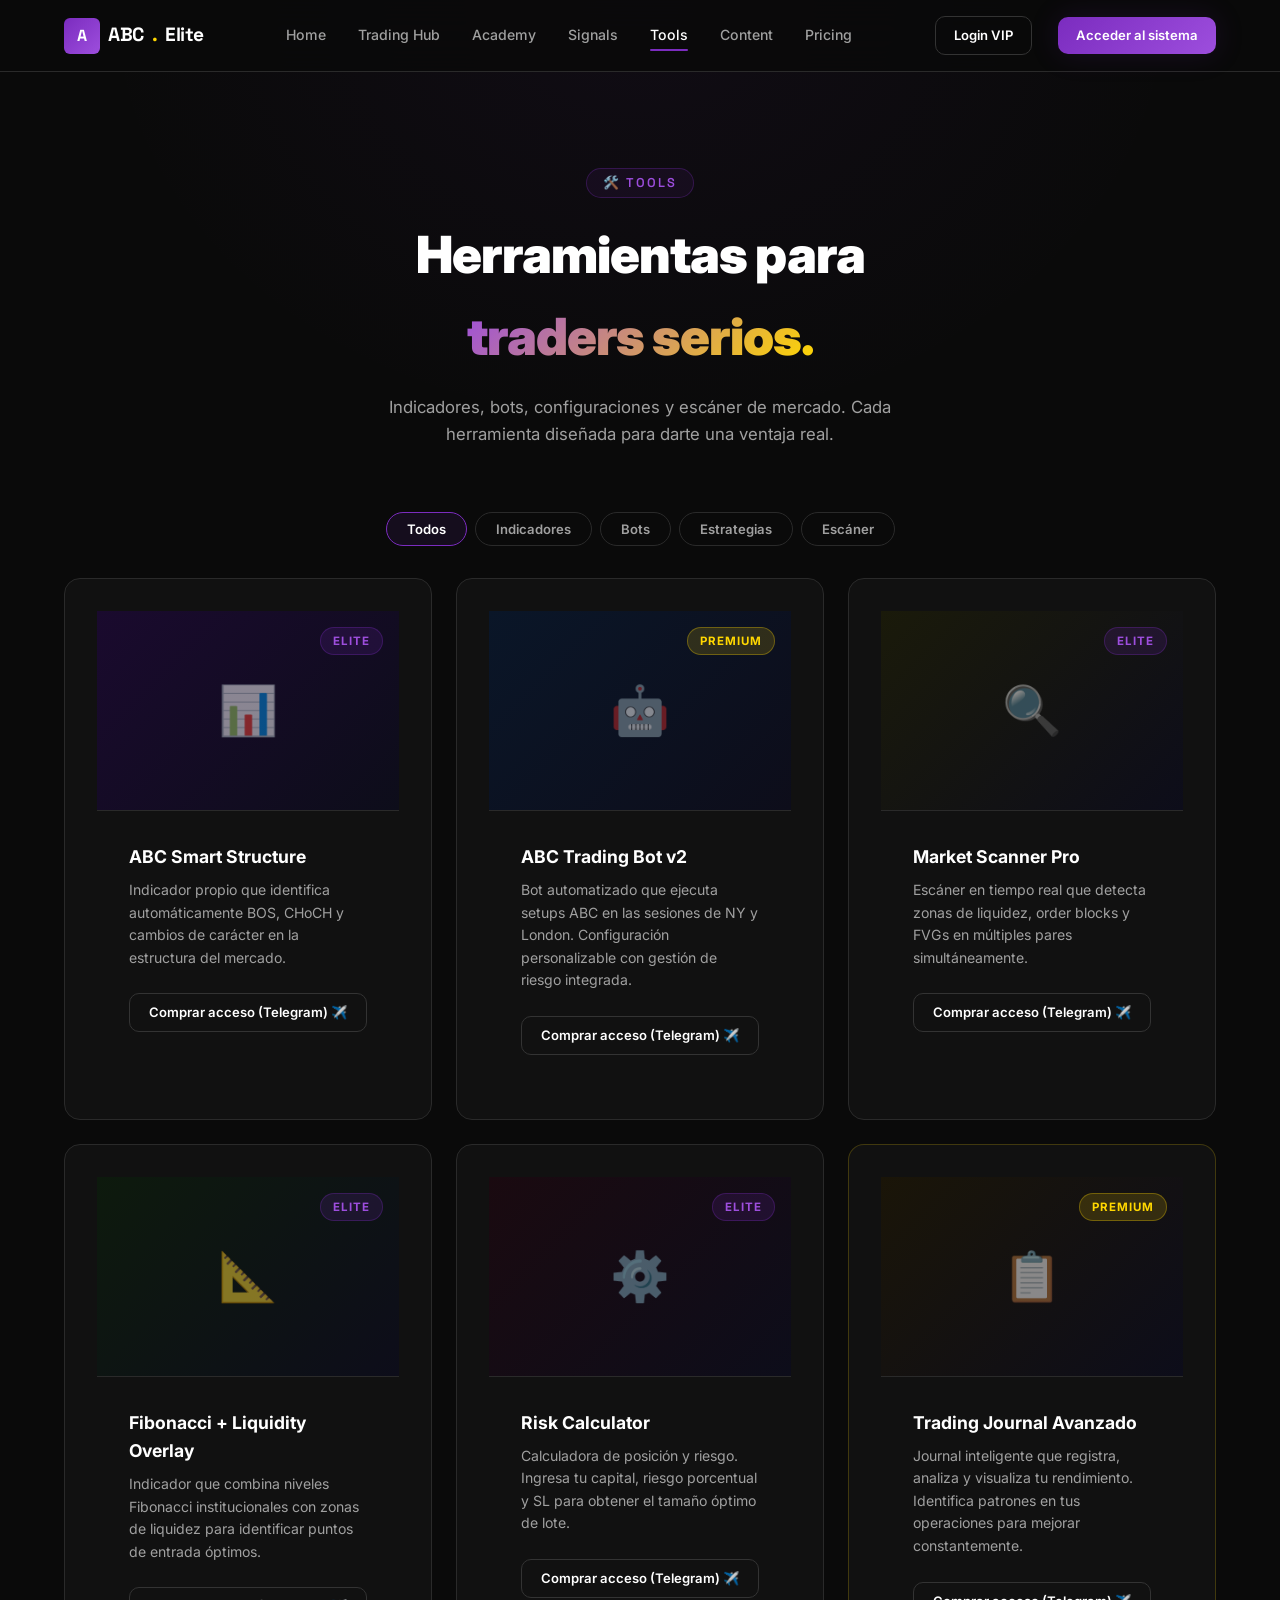
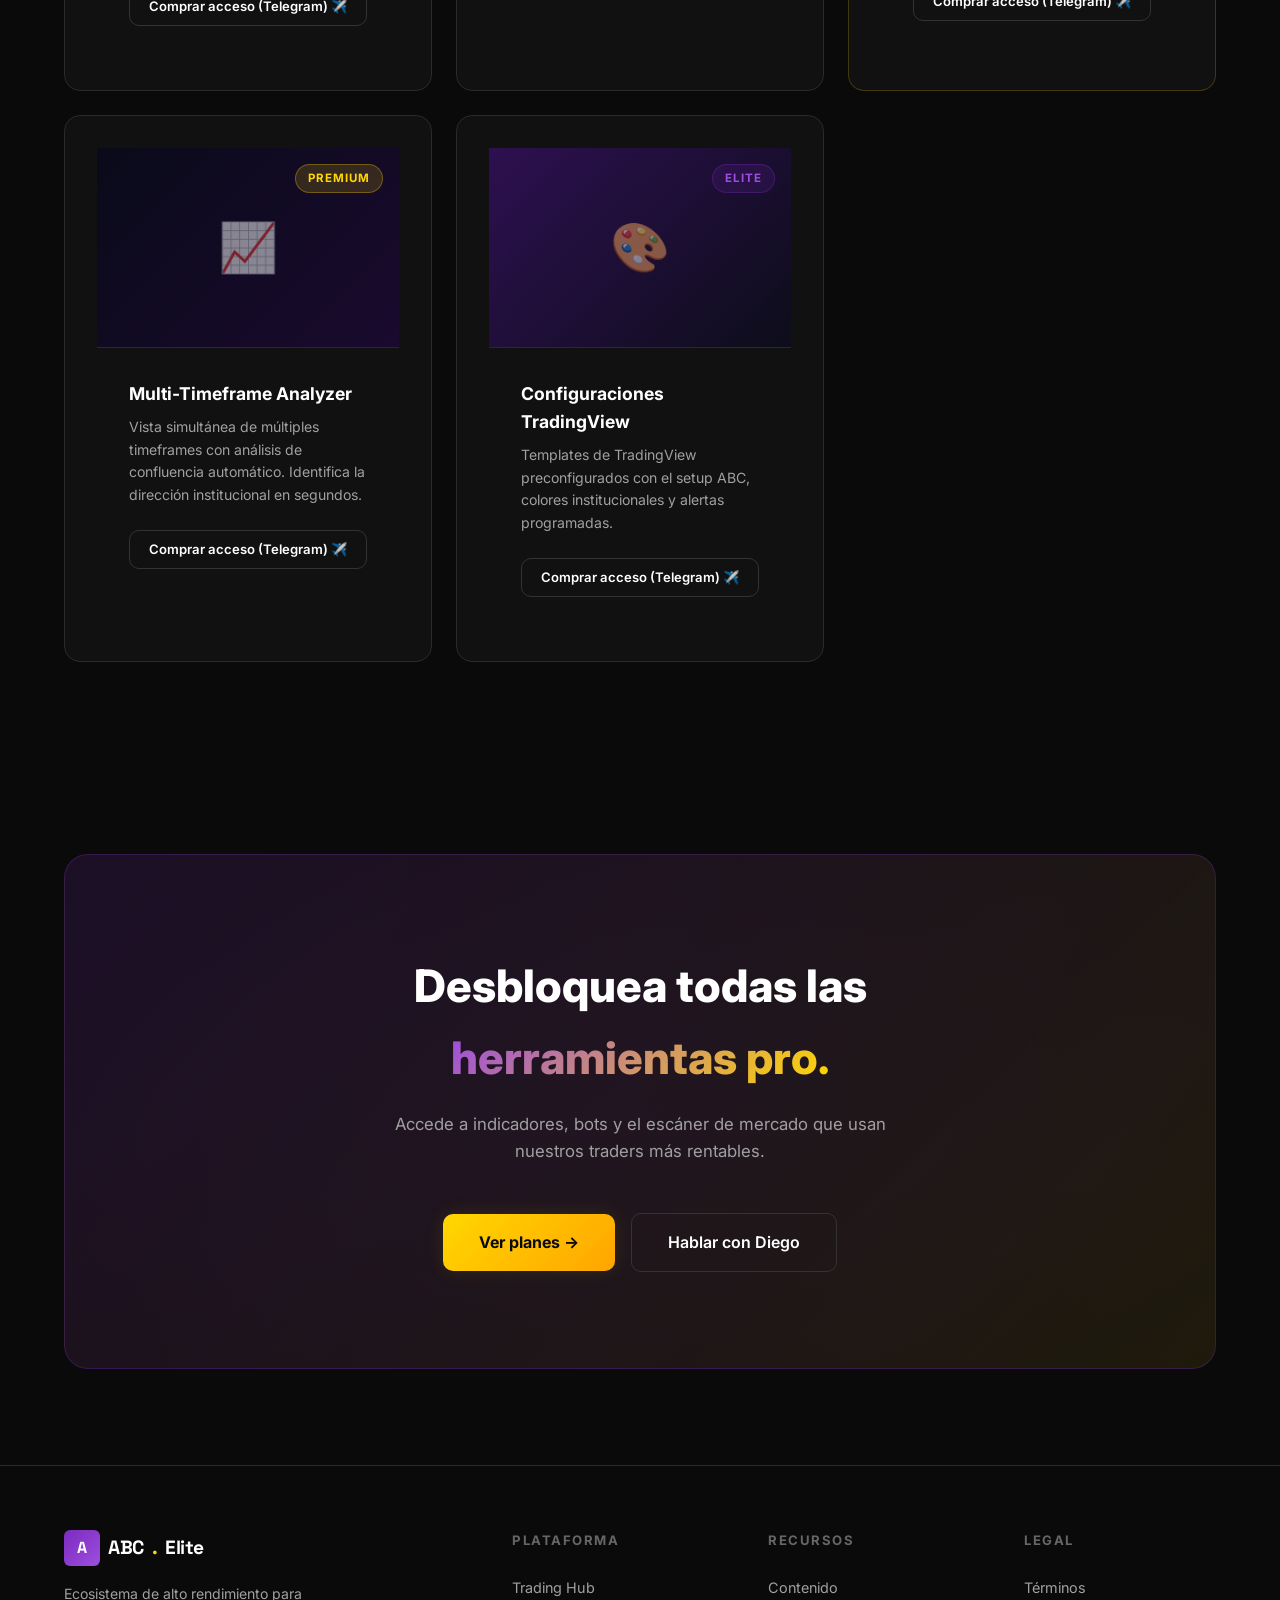
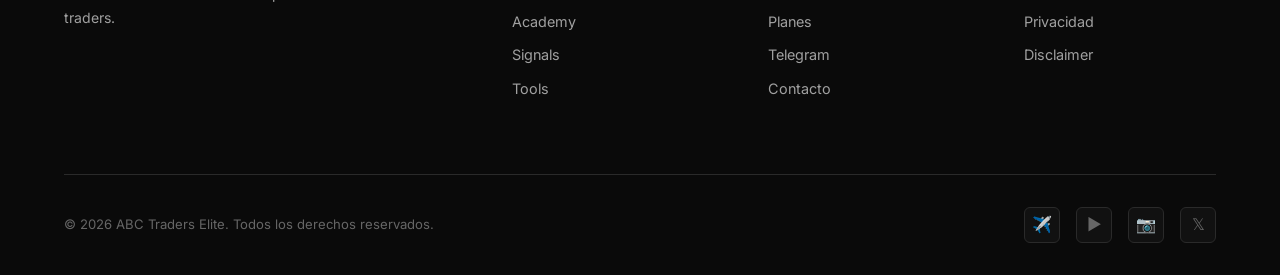
<file: pages/tools.html>
<!DOCTYPE html>
<html lang="es">
<head>
  <meta charset="UTF-8">
  <meta name="viewport" content="width=device-width, initial-scale=1.0">
  <meta name="description" content="Tools — Indicadores, bots, escáner de mercado y estrategias profesionales para trading. ABC Traders Elite.">
  <title>Tools — ABC Traders Elite</title>
  <link rel="stylesheet" href="../assets/css/styles.css">
  <link rel="icon" type="image/svg+xml" href="data:image/svg+xml,<svg xmlns='http://www.w3.org/2000/svg' viewBox='0 0 100 100'><text y='.9em' font-size='90'>⚡</text></svg>">
</head>
<body>

  <!-- NAVBAR -->
  <nav class="navbar">
    <div class="container">
      <a href="../index.html" class="nav-logo"><div class="logo-icon">A</div>ABC<span class="gold">.</span>Elite</a>
      <div class="nav-links">
        <a href="../index.html">Home</a><a href="trading-hub.html">Trading Hub</a><a href="academy.html">Academy</a>
        <a href="signals.html">Signals</a><a href="tools.html" class="active">Tools</a><a href="content.html">Content</a><a href="pricing.html">Pricing</a>
      </div>
      <div class="nav-cta"><a href="pricing.html" class="btn btn-primary btn-sm">Acceder al sistema</a></div>
      <div class="nav-hamburger" id="navHamburger"><span></span><span></span><span></span></div>
    </div>
  </nav>

  <div class="nav-mobile" id="navMobile">
    <a href="../index.html">Home</a><a href="trading-hub.html">Trading Hub</a><a href="academy.html">Academy</a>
    <a href="signals.html">Signals</a><a href="tools.html">Tools</a><a href="content.html">Content</a><a href="pricing.html">Pricing</a>
    <a href="pricing.html" class="btn btn-primary" style="margin-top:1rem;">Acceder</a>
  </div>

  <!-- PAGE HEADER -->
  <div class="page-header">
    <div class="container">
      <div class="label" style="display:inline-flex;align-items:center;gap:8px;font-family:var(--font-mono);font-size:0.8rem;font-weight:600;letter-spacing:2px;text-transform:uppercase;color:var(--accent-violet-light);margin-bottom:1rem;padding:4px 16px;border:1px solid rgba(123,44,191,0.3);border-radius:9999px;background:rgba(123,44,191,0.08);">🛠️ Tools</div>
      <h1>Herramientas para<br><span class="text-gradient">traders serios.</span></h1>
      <p>Indicadores, bots, configuraciones y escáner de mercado. Cada herramienta diseñada para darte una ventaja real.</p>
    </div>
  </div>

  <!-- TOOLS GRID -->
  <section class="section" style="padding-top:0;">
    <div class="container">

      <div class="academy-categories fade-in" style="margin-bottom:2rem;">
        <button class="category-filter active" onclick="this.parentElement.querySelectorAll('.category-filter').forEach(f=>f.classList.remove('active'));this.classList.add('active');">Todos</button>
        <button class="category-filter" onclick="this.parentElement.querySelectorAll('.category-filter').forEach(f=>f.classList.remove('active'));this.classList.add('active');">Indicadores</button>
        <button class="category-filter" onclick="this.parentElement.querySelectorAll('.category-filter').forEach(f=>f.classList.remove('active'));this.classList.add('active');">Bots</button>
        <button class="category-filter" onclick="this.parentElement.querySelectorAll('.category-filter').forEach(f=>f.classList.remove('active'));this.classList.add('active');">Estrategias</button>
        <button class="category-filter" onclick="this.parentElement.querySelectorAll('.category-filter').forEach(f=>f.classList.remove('active'));this.classList.add('active');">Escáner</button>
      </div>

      <div class="tools-grid">
        <!-- Tool 1 -->
        <div class="card tool-card card-glow fade-in stagger-1">
          <div class="tool-preview" style="background:linear-gradient(135deg, #1a0a2e, #0d0d1a);">
            <span style="opacity:0.5;">📊</span>
            <span class="tool-access badge badge-elite">ELITE</span>
          </div>
          <div class="tool-info">
            <h3>ABC Smart Structure</h3>
            <p>Indicador propio que identifica automáticamente BOS, CHoCH y cambios de carácter en la estructura del mercado.</p>
            <div class="tool-actions">
              <a href="#" class="btn btn-primary btn-sm">Usar ahora →</a>
              <a href="#" class="btn btn-secondary btn-sm">Ver docs</a>
            </div>
          </div>
        </div>

        <!-- Tool 2 -->
        <div class="card tool-card card-glow fade-in stagger-2">
          <div class="tool-preview" style="background:linear-gradient(135deg, #0a1628, #0d0d1a);">
            <span style="opacity:0.5;">🤖</span>
            <span class="tool-access badge badge-premium">PREMIUM</span>
          </div>
          <div class="tool-info">
            <h3>ABC Trading Bot v2</h3>
            <p>Bot automatizado que ejecuta setups ABC en las sesiones de NY y London. Configuración personalizable con gestión de riesgo integrada.</p>
            <div class="tool-actions">
              <a href="#" class="btn btn-primary btn-sm">Configurar →</a>
              <a href="#" class="btn btn-secondary btn-sm">Ver docs</a>
            </div>
          </div>
        </div>

        <!-- Tool 3 -->
        <div class="card tool-card card-glow fade-in stagger-3">
          <div class="tool-preview" style="background:linear-gradient(135deg, #1a1a0a, #0d0d1a);">
            <span style="opacity:0.5;">🔍</span>
            <span class="tool-access badge badge-elite">ELITE</span>
          </div>
          <div class="tool-info">
            <h3>Market Scanner Pro</h3>
            <p>Escáner en tiempo real que detecta zonas de liquidez, order blocks y FVGs en múltiples pares simultáneamente.</p>
            <div class="tool-actions">
              <a href="#" class="btn btn-primary btn-sm">Escanear →</a>
              <a href="#" class="btn btn-secondary btn-sm">Ver docs</a>
            </div>
          </div>
        </div>

        <!-- Tool 4 -->
        <div class="card tool-card card-glow fade-in stagger-4">
          <div class="tool-preview" style="background:linear-gradient(135deg, #0d1a0d, #0d0d1a);">
            <span style="opacity:0.5;">📐</span>
            <span class="tool-access badge badge-elite">ELITE</span>
          </div>
          <div class="tool-info">
            <h3>Fibonacci + Liquidity Overlay</h3>
            <p>Indicador que combina niveles Fibonacci institucionales con zonas de liquidez para identificar puntos de entrada óptimos.</p>
            <div class="tool-actions">
              <a href="#" class="btn btn-primary btn-sm">Usar ahora →</a>
              <a href="#" class="btn btn-secondary btn-sm">Ver docs</a>
            </div>
          </div>
        </div>

        <!-- Tool 5 -->
        <div class="card tool-card card-glow fade-in stagger-5">
          <div class="tool-preview" style="background:linear-gradient(135deg, #1a0a10, #0d0d1a);">
            <span style="opacity:0.5;">⚙️</span>
            <span class="tool-access badge badge-elite">ELITE</span>
          </div>
          <div class="tool-info">
            <h3>Risk Calculator</h3>
            <p>Calculadora de posición y riesgo. Ingresa tu capital, riesgo porcentual y SL para obtener el tamaño óptimo de lote.</p>
            <div class="tool-actions">
              <a href="#" class="btn btn-primary btn-sm">Calcular →</a>
            </div>
          </div>
        </div>

        <!-- Tool 6 -->
        <div class="card tool-card card-gold fade-in stagger-1">
          <div class="tool-preview" style="background:linear-gradient(135deg, #1a1508, #0d0d1a);">
            <span style="opacity:0.5;">📋</span>
            <span class="tool-access badge badge-premium">PREMIUM</span>
          </div>
          <div class="tool-info">
            <h3>Trading Journal Avanzado</h3>
            <p>Journal inteligente que registra, analiza y visualiza tu rendimiento. Identifica patrones en tus operaciones para mejorar constantemente.</p>
            <div class="tool-actions">
              <a href="#" class="btn btn-gold btn-sm">Iniciar Journal →</a>
              <a href="#" class="btn btn-secondary btn-sm">Ver docs</a>
            </div>
          </div>
        </div>

        <!-- Tool 7 -->
        <div class="card tool-card card-glow fade-in stagger-2">
          <div class="tool-preview" style="background:linear-gradient(135deg, #0a0a1a, #1a0a2e);">
            <span style="opacity:0.5;">📈</span>
            <span class="tool-access badge badge-premium">PREMIUM</span>
          </div>
          <div class="tool-info">
            <h3>Multi-Timeframe Analyzer</h3>
            <p>Vista simultánea de múltiples timeframes con análisis de confluencia automático. Identifica la dirección institucional en segundos.</p>
            <div class="tool-actions">
              <a href="#" class="btn btn-primary btn-sm">Analizar →</a>
              <a href="#" class="btn btn-secondary btn-sm">Ver docs</a>
            </div>
          </div>
        </div>

        <!-- Tool 8 -->
        <div class="card tool-card card-glow fade-in stagger-3">
          <div class="tool-preview" style="background:linear-gradient(135deg, #2d1050, #0d0d1a);">
            <span style="opacity:0.5;">🎨</span>
            <span class="tool-access badge badge-elite">ELITE</span>
          </div>
          <div class="tool-info">
            <h3>Configuraciones TradingView</h3>
            <p>Templates de TradingView preconfigurados con el setup ABC, colores institucionales y alertas programadas.</p>
            <div class="tool-actions">
              <a href="#" class="btn btn-primary btn-sm">Descargar →</a>
            </div>
          </div>
        </div>
      </div>
    </div>
  </section>

  <!-- CTA -->
  <section class="section cta-section">
    <div class="container">
      <div class="cta-box fade-in">
        <h2>Desbloquea todas las<br><span class="text-gradient">herramientas pro.</span></h2>
        <p>Accede a indicadores, bots y el escáner de mercado que usan nuestros traders más rentables.</p>
        <div class="flex-center gap-md" style="flex-wrap:wrap;">
          <a href="pricing.html" class="btn btn-gold btn-lg">Ver planes →</a>
          <a href="https://t.me/diegoabctraders" target="_blank" class="btn btn-secondary btn-lg">Hablar con Diego</a>
        </div>
      </div>
    </div>
  </section>

  <!-- FOOTER -->
  <footer class="footer">
    <div class="container">
      <div class="footer-grid">
        <div class="footer-brand"><a href="../index.html" class="nav-logo"><div class="logo-icon">A</div>ABC<span class="gold">.</span>Elite</a><p style="margin-top:1rem;">Ecosistema de alto rendimiento para traders.</p></div>
        <div class="footer-col"><h4>Plataforma</h4><ul><li><a href="trading-hub.html">Trading Hub</a></li><li><a href="academy.html">Academy</a></li><li><a href="signals.html">Signals</a></li><li><a href="tools.html">Tools</a></li></ul></div>
        <div class="footer-col"><h4>Recursos</h4><ul><li><a href="content.html">Contenido</a></li><li><a href="pricing.html">Planes</a></li><li><a href="https://t.me/AbcTradersElite" target="_blank">Telegram</a></li><li><a href="https://t.me/diegoabctraders" target="_blank">Contacto</a></li></ul></div>
        <div class="footer-col"><h4>Legal</h4><ul><li><a href="#">Términos</a></li><li><a href="#">Privacidad</a></li><li><a href="#">Disclaimer</a></li></ul></div>
      </div>
      <div class="footer-bottom">
        <span>© 2026 ABC Traders Elite. Todos los derechos reservados.</span>
        <div class="footer-socials"><a href="https://t.me/AbcTradersElite" target="_blank">✈️</a><a href="#">▶️</a><a href="#">📷</a><a href="#">𝕏</a></div>
      </div>
    </div>
  </footer>

  <script src="../assets/js/main.js"></script>
  <script src="../assets/js/auth.js"></script>
</body>
</html>
</file>
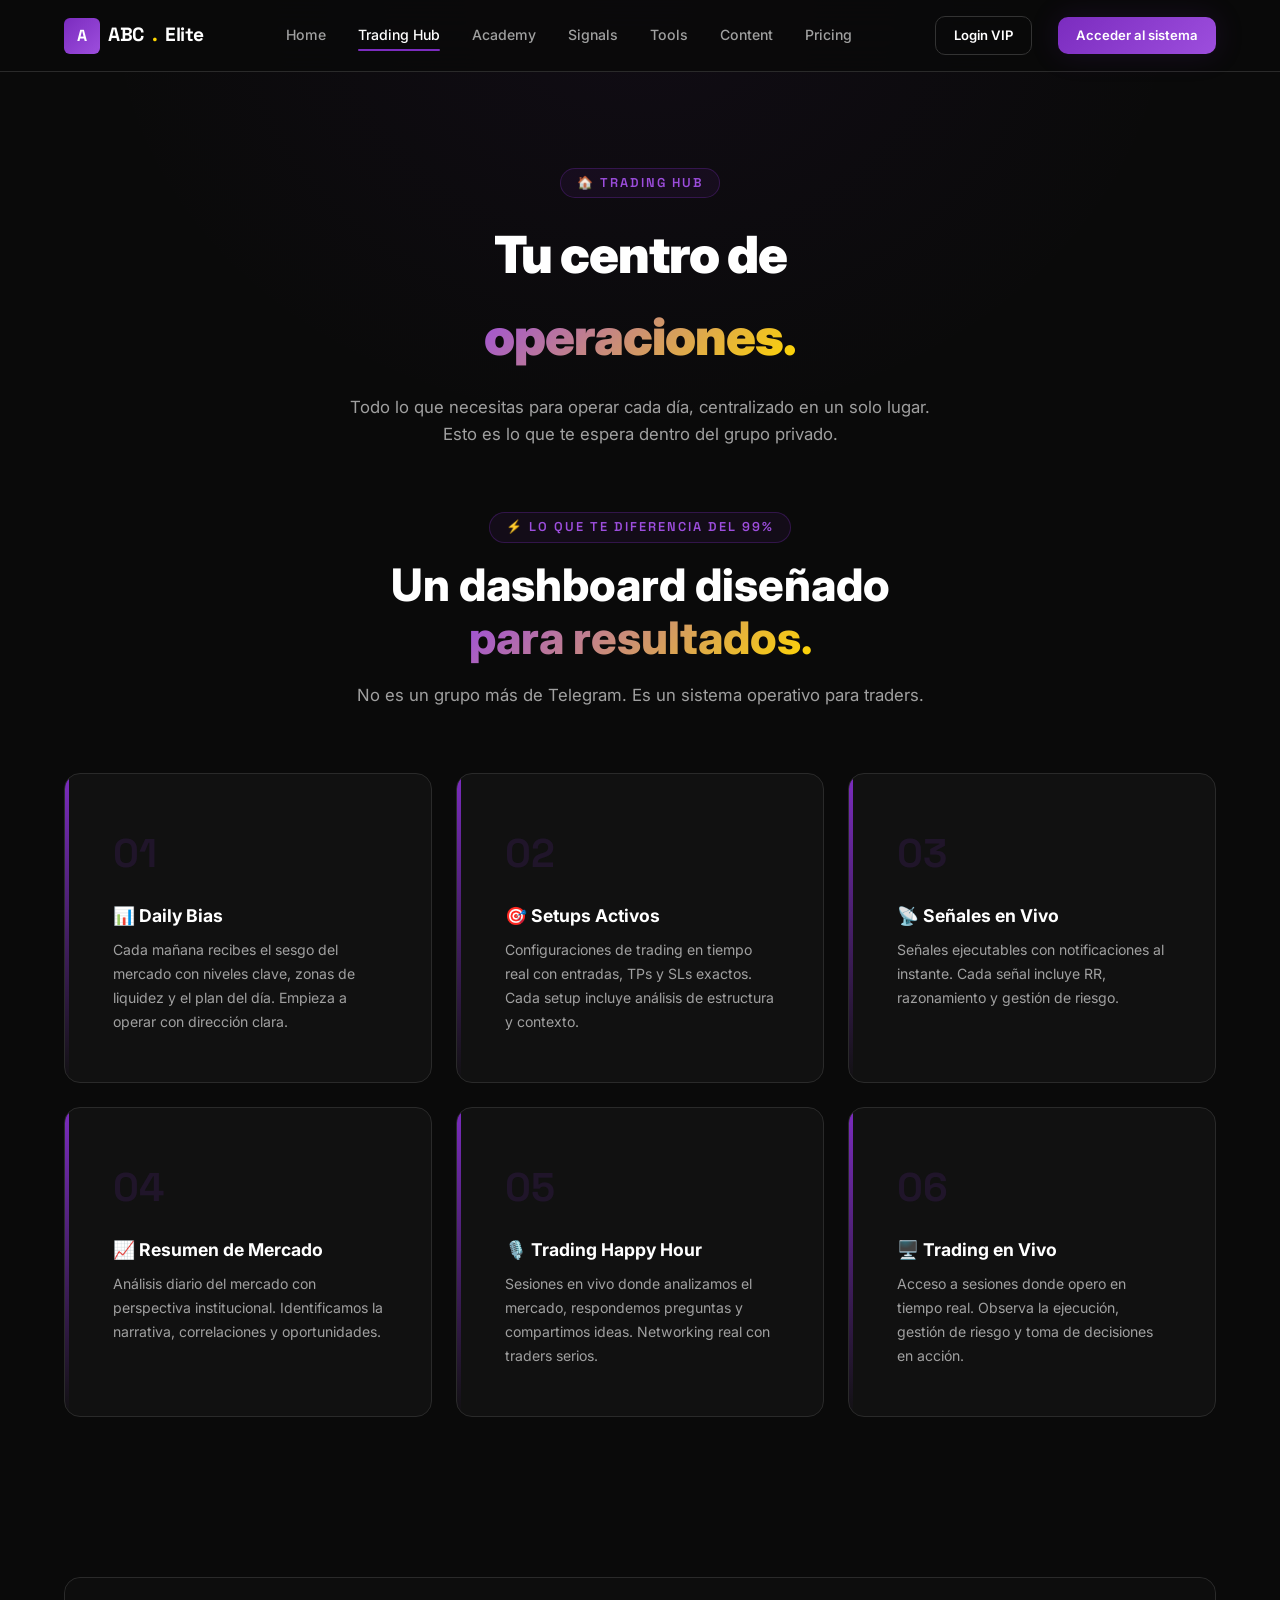
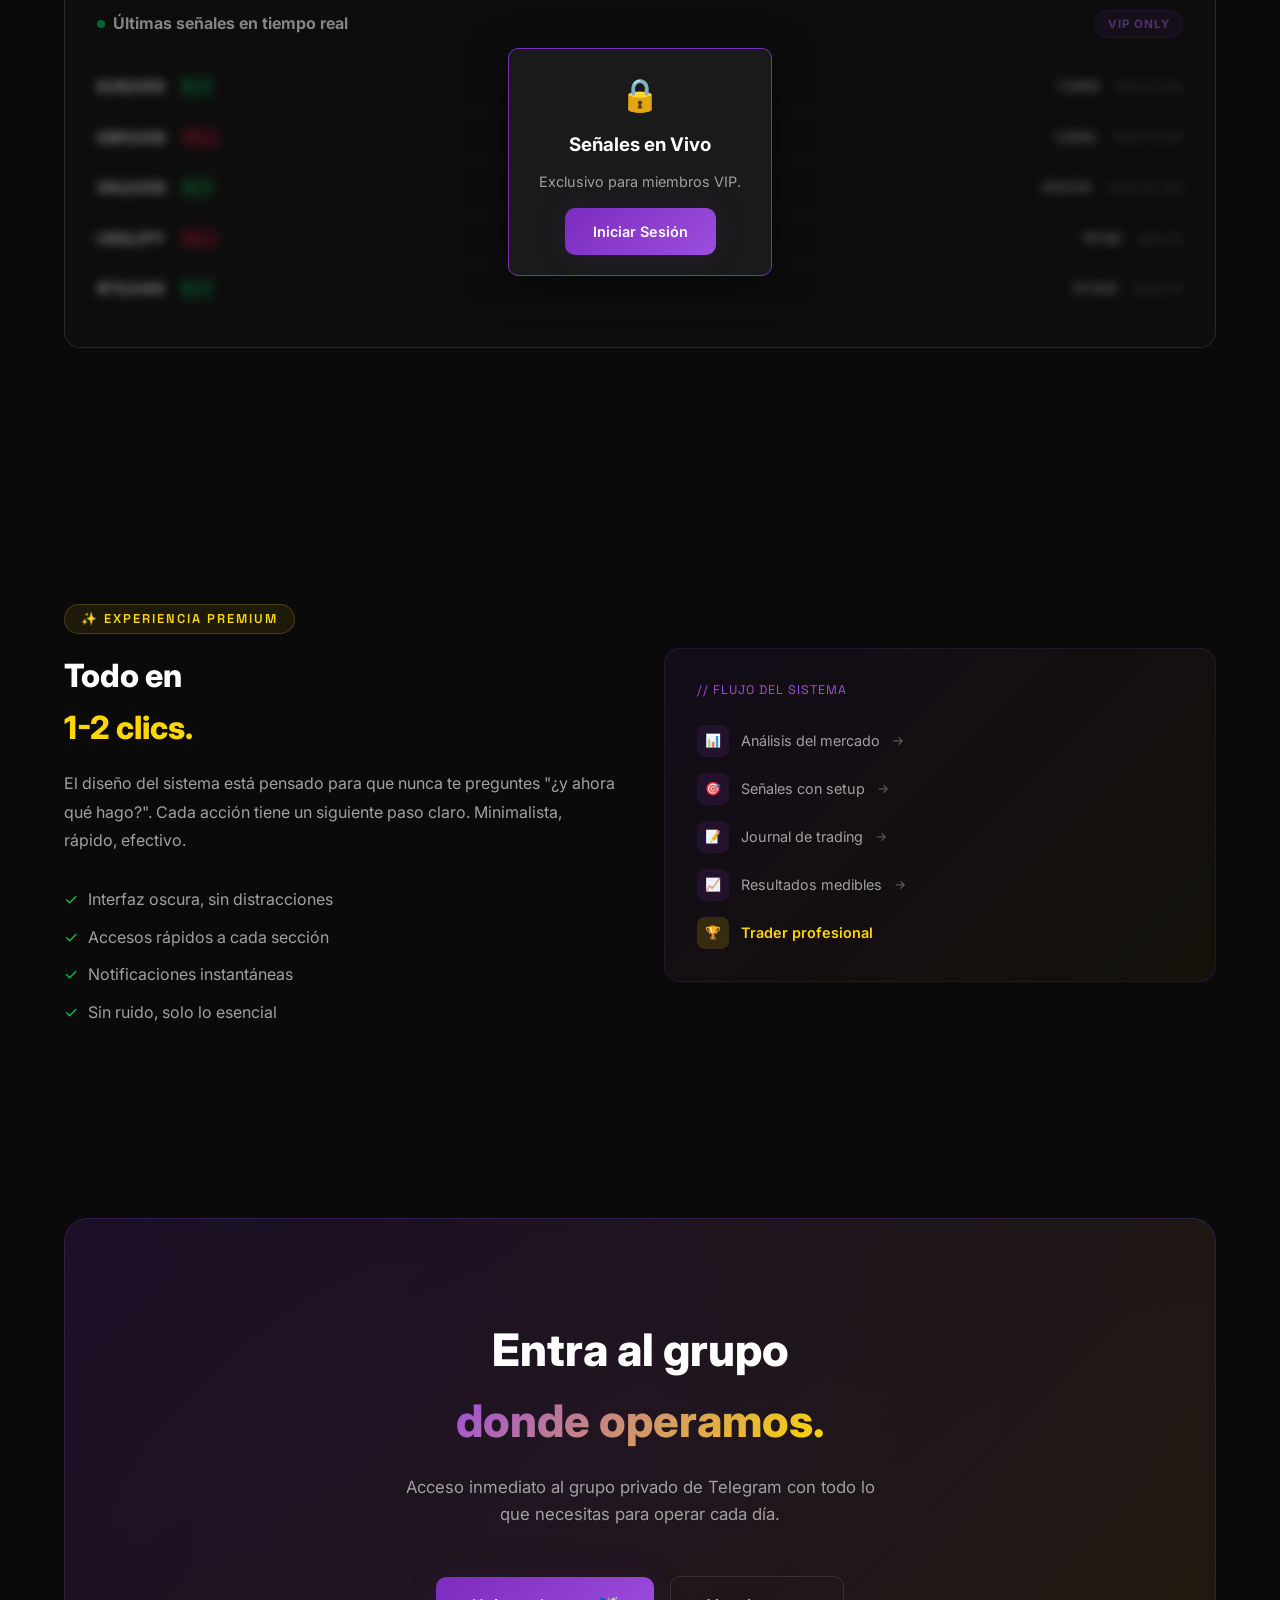
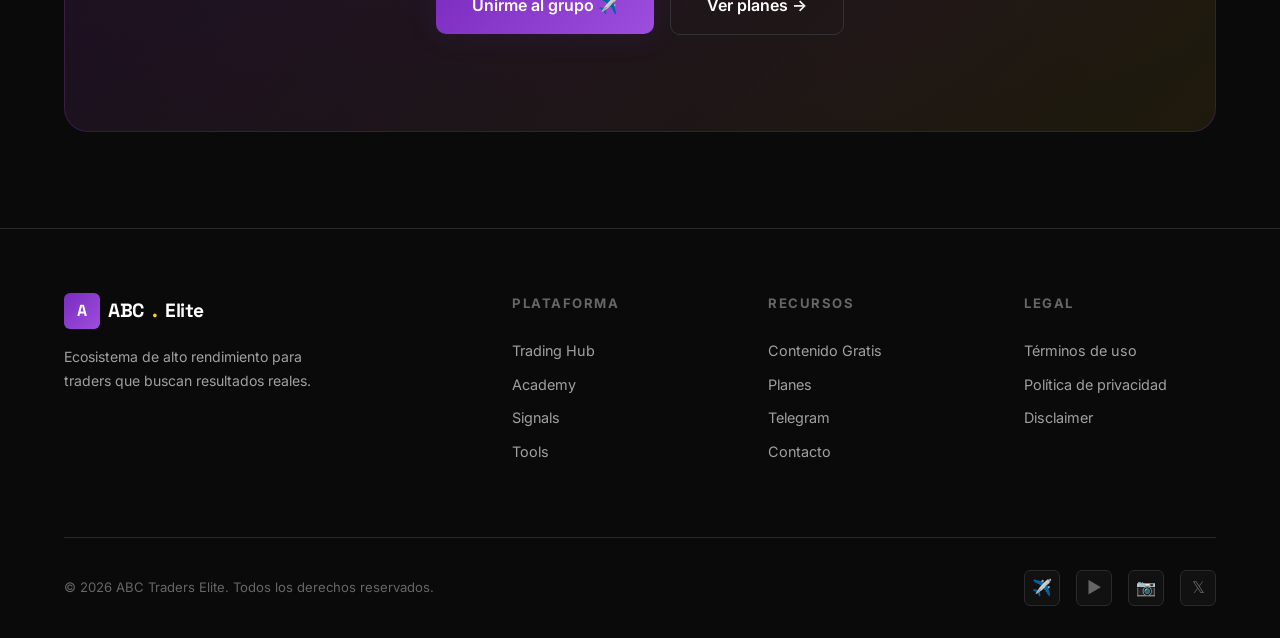
<file: pages/trading-hub.html>
<!DOCTYPE html>
<html lang="es">
<head>
  <meta charset="UTF-8">
  <meta name="viewport" content="width=device-width, initial-scale=1.0">
  <meta name="description" content="Trading Hub — Accede al dashboard y grupo privado de ABC Traders Elite. Daily Bias, señales en tiempo real y comunidad exclusiva.">
  <title>Trading Hub — ABC Traders Elite</title>
  <link rel="stylesheet" href="../assets/css/styles.css">
  <link rel="icon" type="image/svg+xml" href="data:image/svg+xml,<svg xmlns='http://www.w3.org/2000/svg' viewBox='0 0 100 100'><text y='.9em' font-size='90'>⚡</text></svg>">
</head>
<body>

  <!-- NAVBAR -->
  <nav class="navbar">
    <div class="container">
      <a href="../index.html" class="nav-logo">
        <div class="logo-icon">A</div>
        ABC<span class="gold">.</span>Elite
      </a>
      <div class="nav-links">
        <a href="../index.html">Home</a>
        <a href="trading-hub.html" class="active">Trading Hub</a>
        <a href="academy.html">Academy</a>
        <a href="signals.html">Signals</a>
        <a href="tools.html">Tools</a>
        <a href="content.html">Content</a>
        <a href="pricing.html">Pricing</a>
      </div>
      <div class="nav-cta">
        <a href="pricing.html" class="btn btn-primary btn-sm">Acceder al sistema</a>
      </div>
      <div class="nav-hamburger" id="navHamburger">
        <span></span><span></span><span></span>
      </div>
    </div>
  </nav>

  <div class="nav-mobile" id="navMobile">
    <a href="../index.html">Home</a>
    <a href="trading-hub.html">Trading Hub</a>
    <a href="academy.html">Academy</a>
    <a href="signals.html">Signals</a>
    <a href="tools.html">Tools</a>
    <a href="content.html">Content</a>
    <a href="pricing.html">Pricing</a>
    <a href="pricing.html" class="btn btn-primary" style="margin-top:1rem;">Acceder</a>
  </div>

  <!-- PAGE HEADER -->
  <div class="page-header">
    <div class="container">
      <div class="label" style="display:inline-flex;align-items:center;gap:8px;font-family:var(--font-mono);font-size:0.8rem;font-weight:600;letter-spacing:2px;text-transform:uppercase;color:var(--accent-violet-light);margin-bottom:1rem;padding:4px 16px;border:1px solid rgba(123,44,191,0.3);border-radius:9999px;background:rgba(123,44,191,0.08);">🏠 Trading Hub</div>
      <h1>Tu centro de<br><span class="text-gradient">operaciones.</span></h1>
      <p>Todo lo que necesitas para operar cada día, centralizado en un solo lugar. Esto es lo que te espera dentro del grupo privado.</p>
    </div>
  </div>

  <!-- WHAT YOU GET -->
  <section class="section" style="padding-top:0;">
    <div class="container">
      <div class="section-header fade-in">
        <div class="label">⚡ Lo que te diferencia del 99%</div>
        <h2>Un dashboard diseñado<br><span class="text-gradient">para resultados.</span></h2>
        <p>No es un grupo más de Telegram. Es un sistema operativo para traders.</p>
      </div>

      <div class="hub-benefits-grid">
        <div class="card hub-benefit-card fade-in stagger-1">
          <div class="benefit-number">01</div>
          <h3>📊 Daily Bias</h3>
          <p>Cada mañana recibes el sesgo del mercado con niveles clave, zonas de liquidez y el plan del día. Empieza a operar con dirección clara.</p>
        </div>

        <div class="card hub-benefit-card fade-in stagger-2">
          <div class="benefit-number">02</div>
          <h3>🎯 Setups Activos</h3>
          <p>Configuraciones de trading en tiempo real con entradas, TPs y SLs exactos. Cada setup incluye análisis de estructura y contexto.</p>
        </div>

        <div class="card hub-benefit-card fade-in stagger-3">
          <div class="benefit-number">03</div>
          <h3>📡 Señales en Vivo</h3>
          <p>Señales ejecutables con notificaciones al instante. Cada señal incluye RR, razonamiento y gestión de riesgo.</p>
        </div>

        <div class="card hub-benefit-card fade-in stagger-4">
          <div class="benefit-number">04</div>
          <h3>📈 Resumen de Mercado</h3>
          <p>Análisis diario del mercado con perspectiva institucional. Identificamos la narrativa, correlaciones y oportunidades.</p>
        </div>

        <div class="card hub-benefit-card fade-in stagger-5">
          <div class="benefit-number">05</div>
          <h3>🎙️ Trading Happy Hour</h3>
          <p>Sesiones en vivo donde analizamos el mercado, respondemos preguntas y compartimos ideas. Networking real con traders serios.</p>
        </div>

        <div class="card hub-benefit-card fade-in stagger-1">
          <div class="benefit-number">06</div>
          <h3>🖥️ Trading en Vivo</h3>
          <p>Acceso a sesiones donde opero en tiempo real. Observa la ejecución, gestión de riesgo y toma de decisiones en acción.</p>
        </div>
      </div>
    </div>
  </section>

  <!-- LIVE SIGNALS WIDGET -->
  <section class="section" style="padding-top:0;">
    <div class="container">
      <div class="hub-live-widget fade-in">
        <div class="widget-header">
          <h3><span class="live-dot"></span> Últimas señales en tiempo real</h3>
          <span class="badge badge-elite">VIP Only</span>
        </div>
        <div class="live-signals-widget">
          <!-- Populated by JS -->
        </div>
      </div>
    </div>
  </section>

  <!-- UX PHILOSOPHY -->
  <section class="section">
    <div class="container">
      <div style="display:grid;grid-template-columns:1fr 1fr;gap:3rem;align-items:center;">
        <div class="fade-in-left">
          <div class="label" style="display:inline-flex;align-items:center;gap:8px;font-family:var(--font-mono);font-size:0.8rem;font-weight:600;letter-spacing:2px;text-transform:uppercase;color:var(--accent-gold);margin-bottom:1rem;padding:4px 16px;border:1px solid rgba(255,215,0,0.2);border-radius:9999px;background:rgba(255,215,0,0.08);">✨ Experiencia Premium</div>
          <h2 style="font-size:2rem;font-weight:800;margin-bottom:1rem;">Todo en<br><span class="text-gold">1-2 clics.</span></h2>
          <p style="color:var(--text-secondary);margin-bottom:2rem;line-height:1.8;">
            El diseño del sistema está pensado para que nunca te preguntes "¿y ahora qué hago?". Cada acción tiene un siguiente paso claro. Minimalista, rápido, efectivo.
          </p>
          <ul style="display:flex;flex-direction:column;gap:12px;">
            <li style="display:flex;align-items:center;gap:10px;color:var(--text-secondary);"><span class="text-success">✓</span> Interfaz oscura, sin distracciones</li>
            <li style="display:flex;align-items:center;gap:10px;color:var(--text-secondary);"><span class="text-success">✓</span> Accesos rápidos a cada sección</li>
            <li style="display:flex;align-items:center;gap:10px;color:var(--text-secondary);"><span class="text-success">✓</span> Notificaciones instantáneas</li>
            <li style="display:flex;align-items:center;gap:10px;color:var(--text-secondary);"><span class="text-success">✓</span> Sin ruido, solo lo esencial</li>
          </ul>
        </div>
        <div class="fade-in-right">
          <div class="card" style="padding:2rem;background:linear-gradient(135deg, rgba(123,44,191,0.08), rgba(255,215,0,0.04));border-color:rgba(123,44,191,0.2);">
            <div style="font-family:var(--font-mono);font-size:0.78rem;color:var(--accent-violet-light);margin-bottom:1.5rem;letter-spacing:1px;">// FLUJO DEL SISTEMA</div>
            <div style="display:flex;flex-direction:column;gap:16px;">
              <div style="display:flex;align-items:center;gap:12px;">
                <span style="width:32px;height:32px;background:rgba(123,44,191,0.15);border-radius:8px;display:flex;align-items:center;justify-content:center;font-size:0.8rem;flex-shrink:0;">📊</span>
                <span style="font-size:0.9rem;color:var(--text-secondary);">Análisis del mercado</span>
                <span style="color:var(--text-muted);font-size:0.8rem;">→</span>
              </div>
              <div style="display:flex;align-items:center;gap:12px;">
                <span style="width:32px;height:32px;background:rgba(123,44,191,0.15);border-radius:8px;display:flex;align-items:center;justify-content:center;font-size:0.8rem;flex-shrink:0;">🎯</span>
                <span style="font-size:0.9rem;color:var(--text-secondary);">Señales con setup</span>
                <span style="color:var(--text-muted);font-size:0.8rem;">→</span>
              </div>
              <div style="display:flex;align-items:center;gap:12px;">
                <span style="width:32px;height:32px;background:rgba(123,44,191,0.15);border-radius:8px;display:flex;align-items:center;justify-content:center;font-size:0.8rem;flex-shrink:0;">📝</span>
                <span style="font-size:0.9rem;color:var(--text-secondary);">Journal de trading</span>
                <span style="color:var(--text-muted);font-size:0.8rem;">→</span>
              </div>
              <div style="display:flex;align-items:center;gap:12px;">
                <span style="width:32px;height:32px;background:rgba(123,44,191,0.15);border-radius:8px;display:flex;align-items:center;justify-content:center;font-size:0.8rem;flex-shrink:0;">📈</span>
                <span style="font-size:0.9rem;color:var(--text-secondary);">Resultados medibles</span>
                <span style="color:var(--text-muted);font-size:0.8rem;">→</span>
              </div>
              <div style="display:flex;align-items:center;gap:12px;">
                <span style="width:32px;height:32px;background:rgba(255,215,0,0.15);border-radius:8px;display:flex;align-items:center;justify-content:center;font-size:0.8rem;flex-shrink:0;">🏆</span>
                <span style="font-size:0.9rem;color:var(--accent-gold);font-weight:600;">Trader profesional</span>
              </div>
            </div>
          </div>
        </div>
      </div>
    </div>
  </section>

  <!-- CTA -->
  <section class="section cta-section">
    <div class="container">
      <div class="cta-box fade-in">
        <h2>Entra al grupo<br><span class="text-gradient">donde operamos.</span></h2>
        <p>Acceso inmediato al grupo privado de Telegram con todo lo que necesitas para operar cada día.</p>
        <div class="flex-center gap-md" style="flex-wrap:wrap;">
          <a href="https://t.me/AbcTradersElite" target="_blank" class="btn btn-primary btn-lg">Unirme al grupo ✈️</a>
          <a href="pricing.html" class="btn btn-secondary btn-lg">Ver planes →</a>
        </div>
      </div>
    </div>
  </section>

  <!-- FOOTER -->
  <footer class="footer">
    <div class="container">
      <div class="footer-grid">
        <div class="footer-brand">
          <a href="../index.html" class="nav-logo">
            <div class="logo-icon">A</div>
            ABC<span class="gold">.</span>Elite
          </a>
          <p style="margin-top:1rem;">Ecosistema de alto rendimiento para traders que buscan resultados reales.</p>
        </div>
        <div class="footer-col">
          <h4>Plataforma</h4>
          <ul>
            <li><a href="trading-hub.html">Trading Hub</a></li>
            <li><a href="academy.html">Academy</a></li>
            <li><a href="signals.html">Signals</a></li>
            <li><a href="tools.html">Tools</a></li>
          </ul>
        </div>
        <div class="footer-col">
          <h4>Recursos</h4>
          <ul>
            <li><a href="content.html">Contenido Gratis</a></li>
            <li><a href="pricing.html">Planes</a></li>
            <li><a href="https://t.me/AbcTradersElite" target="_blank">Telegram</a></li>
            <li><a href="https://t.me/diegoabctraders" target="_blank">Contacto</a></li>
          </ul>
        </div>
        <div class="footer-col">
          <h4>Legal</h4>
          <ul>
            <li><a href="#">Términos de uso</a></li>
            <li><a href="#">Política de privacidad</a></li>
            <li><a href="#">Disclaimer</a></li>
          </ul>
        </div>
      </div>
      <div class="footer-bottom">
        <span>© 2026 ABC Traders Elite. Todos los derechos reservados.</span>
        <div class="footer-socials">
          <a href="https://t.me/AbcTradersElite" target="_blank">✈️</a>
          <a href="https://www.youtube.com/@abctraderselite" target="_blank">▶️</a>
          <a href="#">📷</a>
          <a href="#">𝕏</a>
        </div>
      </div>
    </div>
  </footer>

  <script src="../assets/js/main.js"></script>
  <script src="../assets/js/auth.js"></script>
</body>
</html>
</file>
<file: assets/css/styles.css>
/* ========================================
   ABC TRADERS ELITE — Design System
   ======================================== */

/* Google Fonts */
@import url('https://fonts.googleapis.com/css2?family=Inter:wght@300;400;500;600;700;800;900&family=Space+Grotesk:wght@400;500;600;700&display=swap');

/* ---- CSS Variables / Tokens ---- */
:root {
  /* Colors */
  --bg-primary: #0A0A0A;
  --bg-surface: #111111;
  --bg-surface-elevated: #1A1A1A;
  --bg-surface-hover: #222222;
  --accent-violet: #7B2CBF;
  --accent-violet-light: #9D4EDD;
  --accent-violet-glow: rgba(123, 44, 191, 0.3);
  --accent-gold: #FFD700;
  --accent-gold-dim: rgba(255, 215, 0, 0.15);
  --text-primary: #FFFFFF;
  --text-secondary: #A0A0A0;
  --text-muted: #666666;
  --border-color: #2A2A2A;
  --border-light: #333333;
  --success: #00C853;
  --danger: #FF1744;
  --warning: #FF9100;

  /* Typography */
  --font-sans: 'Inter', -apple-system, BlinkMacSystemFont, 'Segoe UI', sans-serif;
  --font-mono: 'Space Grotesk', 'Fira Code', monospace;

  /* Spacing */
  --space-xs: 0.25rem;
  --space-sm: 0.5rem;
  --space-md: 1rem;
  --space-lg: 1.5rem;
  --space-xl: 2rem;
  --space-2xl: 3rem;
  --space-3xl: 4rem;
  --space-4xl: 6rem;

  /* Border Radius */
  --radius-sm: 6px;
  --radius-md: 10px;
  --radius-lg: 16px;
  --radius-xl: 24px;
  --radius-full: 9999px;

  /* Shadows */
  --shadow-sm: 0 2px 8px rgba(0, 0, 0, 0.3);
  --shadow-md: 0 4px 20px rgba(0, 0, 0, 0.4);
  --shadow-lg: 0 8px 40px rgba(0, 0, 0, 0.5);
  --shadow-violet: 0 0 30px rgba(123, 44, 191, 0.15);
  --shadow-gold: 0 0 20px rgba(255, 215, 0, 0.1);

  /* Transitions */
  --transition-fast: 150ms ease;
  --transition-base: 250ms ease;
  --transition-slow: 400ms cubic-bezier(0.4, 0, 0.2, 1);

  /* Layout */
  --max-width: 1200px;
  --nav-height: 72px;
}

/* ---- Reset ---- */
*,
*::before,
*::after {
  margin: 0;
  padding: 0;
  box-sizing: border-box;
}

html {
  scroll-behavior: smooth;
  font-size: 16px;
  -webkit-font-smoothing: antialiased;
  -moz-osx-font-smoothing: grayscale;
}

body {
  font-family: var(--font-sans);
  background-color: var(--bg-primary);
  color: var(--text-primary);
  line-height: 1.6;
  overflow-x: hidden;
}

a {
  text-decoration: none;
  color: inherit;
  transition: color var(--transition-fast);
}

img {
  max-width: 100%;
  height: auto;
  display: block;
}

ul, ol {
  list-style: none;
}

button {
  cursor: pointer;
  border: none;
  outline: none;
  font-family: inherit;
  background: transparent;
}

/* ---- Scrollbar ---- */
::-webkit-scrollbar {
  width: 6px;
}

::-webkit-scrollbar-track {
  background: var(--bg-primary);
}

::-webkit-scrollbar-thumb {
  background: var(--border-color);
  border-radius: var(--radius-full);
}

::-webkit-scrollbar-thumb:hover {
  background: var(--accent-violet);
}

/* ========================================
   LAYOUT
   ======================================== */

.container {
  width: 100%;
  max-width: var(--max-width);
  margin: 0 auto;
  padding: 0 var(--space-lg);
}

.section {
  padding: var(--space-4xl) 0;
}

.section-header {
  text-align: center;
  margin-bottom: var(--space-3xl);
}

.section-header .label {
  display: inline-flex;
  align-items: center;
  gap: var(--space-sm);
  font-family: var(--font-mono);
  font-size: 0.8rem;
  font-weight: 600;
  letter-spacing: 2px;
  text-transform: uppercase;
  color: var(--accent-violet-light);
  margin-bottom: var(--space-md);
  padding: var(--space-xs) var(--space-md);
  border: 1px solid rgba(123, 44, 191, 0.3);
  border-radius: var(--radius-full);
  background: rgba(123, 44, 191, 0.08);
}

.section-header h2 {
  font-size: clamp(1.8rem, 4vw, 2.8rem);
  font-weight: 800;
  line-height: 1.2;
  margin-bottom: var(--space-md);
}

.section-header p {
  font-size: 1.05rem;
  color: var(--text-secondary);
  max-width: 600px;
  margin: 0 auto;
}

/* ========================================
   NAVBAR
   ======================================== */

.navbar {
  position: fixed;
  top: 0;
  left: 0;
  right: 0;
  z-index: 1000;
  height: var(--nav-height);
  display: flex;
  align-items: center;
  background: rgba(10, 10, 10, 0.85);
  backdrop-filter: blur(20px);
  -webkit-backdrop-filter: blur(20px);
  border-bottom: 1px solid var(--border-color);
  transition: all var(--transition-base);
}

.navbar.scrolled {
  background: rgba(10, 10, 10, 0.95);
  box-shadow: var(--shadow-md);
}

.navbar .container {
  display: flex;
  align-items: center;
  justify-content: space-between;
}

.nav-logo {
  display: flex;
  align-items: center;
  gap: var(--space-sm);
  font-family: var(--font-mono);
  font-size: 1.2rem;
  font-weight: 700;
  letter-spacing: -0.5px;
}

.nav-logo .logo-icon {
  width: 36px;
  height: 36px;
  background: linear-gradient(135deg, var(--accent-violet), var(--accent-violet-light));
  border-radius: var(--radius-sm);
  display: flex;
  align-items: center;
  justify-content: center;
  font-size: 1rem;
  font-weight: 900;
}

.nav-logo span.gold {
  color: var(--accent-gold);
}

.nav-links {
  display: flex;
  align-items: center;
  gap: var(--space-xl);
}

.nav-links a {
  font-size: 0.88rem;
  font-weight: 500;
  color: var(--text-secondary);
  transition: color var(--transition-fast);
  position: relative;
}

.nav-links a:hover,
.nav-links a.active {
  color: var(--text-primary);
}

.nav-links a.active::after {
  content: '';
  position: absolute;
  bottom: -4px;
  left: 0;
  width: 100%;
  height: 2px;
  background: var(--accent-violet);
  border-radius: var(--radius-full);
}

.nav-cta {
  display: flex;
  align-items: center;
  gap: var(--space-md);
}

/* Hamburger */
.nav-hamburger {
  display: none;
  flex-direction: column;
  gap: 5px;
  cursor: pointer;
  padding: var(--space-sm);
  z-index: 1001;
}

.nav-hamburger span {
  width: 24px;
  height: 2px;
  background: var(--text-primary);
  border-radius: 2px;
  transition: all var(--transition-base);
}

.nav-hamburger.open span:nth-child(1) {
  transform: rotate(45deg) translate(5px, 5px);
}

.nav-hamburger.open span:nth-child(2) {
  opacity: 0;
}

.nav-hamburger.open span:nth-child(3) {
  transform: rotate(-45deg) translate(5px, -5px);
}

/* Mobile Nav */
.nav-mobile {
  display: none;
  position: fixed;
  top: 0;
  left: 0;
  width: 100%;
  height: 100vh;
  background: rgba(10, 10, 10, 0.98);
  backdrop-filter: blur(20px);
  z-index: 999;
  flex-direction: column;
  align-items: center;
  justify-content: center;
  gap: var(--space-xl);
}

.nav-mobile.open {
  display: flex;
}

.nav-mobile a {
  font-size: 1.3rem;
  font-weight: 600;
  color: var(--text-secondary);
  transition: all var(--transition-base);
}

.nav-mobile a:hover {
  color: var(--text-primary);
  transform: translateX(8px);
}

/* ========================================
   BUTTONS
   ======================================== */

.btn {
  display: inline-flex;
  align-items: center;
  justify-content: center;
  gap: var(--space-sm);
  padding: 12px 28px;
  font-size: 0.9rem;
  font-weight: 600;
  border-radius: var(--radius-md);
  transition: all var(--transition-base);
  white-space: nowrap;
  cursor: pointer;
  position: relative;
  overflow: hidden;
}

.btn-primary {
  background: linear-gradient(135deg, var(--accent-violet), var(--accent-violet-light));
  color: white;
  box-shadow: var(--shadow-violet);
}

.btn-primary:hover {
  transform: translateY(-2px);
  box-shadow: 0 0 40px rgba(123, 44, 191, 0.3);
}

.btn-secondary {
  background: transparent;
  color: var(--text-primary);
  border: 1px solid var(--border-light);
}

.btn-secondary:hover {
  border-color: var(--accent-violet);
  background: rgba(123, 44, 191, 0.08);
}

.btn-gold {
  background: linear-gradient(135deg, var(--accent-gold), #FFA500);
  color: #0A0A0A;
  font-weight: 700;
  box-shadow: var(--shadow-gold);
}

.btn-gold:hover {
  transform: translateY(-2px);
  box-shadow: 0 0 40px rgba(255, 215, 0, 0.25);
}

.btn-sm {
  padding: 8px 18px;
  font-size: 0.82rem;
}

.btn-lg {
  padding: 16px 36px;
  font-size: 1rem;
}

.btn-icon {
  width: 40px;
  height: 40px;
  padding: 0;
  border-radius: var(--radius-sm);
}

/* ========================================
   CARDS
   ======================================== */

.card {
  background: var(--bg-surface);
  border: 1px solid var(--border-color);
  border-radius: var(--radius-lg);
  padding: var(--space-xl);
  transition: all var(--transition-base);
}

.card:hover {
  border-color: var(--border-light);
  transform: translateY(-4px);
  box-shadow: var(--shadow-md);
}

.card-glow:hover {
  border-color: rgba(123, 44, 191, 0.4);
  box-shadow: var(--shadow-violet);
}

.card-gold {
  border-color: rgba(255, 215, 0, 0.2);
}

.card-gold:hover {
  border-color: rgba(255, 215, 0, 0.5);
  box-shadow: var(--shadow-gold);
}

/* ========================================
   BADGES
   ======================================== */

.badge {
  display: inline-flex;
  align-items: center;
  padding: 4px 12px;
  font-size: 0.72rem;
  font-weight: 700;
  letter-spacing: 1px;
  text-transform: uppercase;
  border-radius: var(--radius-full);
}

.badge-free {
  background: rgba(160, 160, 160, 0.15);
  color: var(--text-secondary);
  border: 1px solid rgba(160, 160, 160, 0.2);
}

.badge-elite {
  background: rgba(123, 44, 191, 0.15);
  color: var(--accent-violet-light);
  border: 1px solid rgba(123, 44, 191, 0.3);
}

.badge-premium {
  background: var(--accent-gold-dim);
  color: var(--accent-gold);
  border: 1px solid rgba(255, 215, 0, 0.3);
}

.badge-success {
  background: rgba(0, 200, 83, 0.12);
  color: var(--success);
  border: 1px solid rgba(0, 200, 83, 0.25);
}

.badge-danger {
  background: rgba(255, 23, 68, 0.12);
  color: var(--danger);
  border: 1px solid rgba(255, 23, 68, 0.25);
}

/* ========================================
   HERO SECTION
   ======================================== */

.hero {
  min-height: 100vh;
  display: flex;
  align-items: center;
  position: relative;
  padding-top: var(--nav-height);
  overflow: hidden;
}

.hero::before {
  content: '';
  position: absolute;
  top: -50%;
  left: -20%;
  width: 60%;
  height: 100%;
  background: radial-gradient(ellipse, rgba(123, 44, 191, 0.08) 0%, transparent 70%);
  pointer-events: none;
}

.hero::after {
  content: '';
  position: absolute;
  bottom: -30%;
  right: -10%;
  width: 50%;
  height: 80%;
  background: radial-gradient(ellipse, rgba(255, 215, 0, 0.04) 0%, transparent 70%);
  pointer-events: none;
}

.hero-content {
  position: relative;
  z-index: 1;
  display: grid;
  grid-template-columns: 1fr 1fr;
  gap: var(--space-3xl);
  align-items: center;
}

.hero-text {
  max-width: 580px;
}

.hero-badge {
  display: inline-flex;
  align-items: center;
  gap: var(--space-sm);
  font-family: var(--font-mono);
  font-size: 0.78rem;
  font-weight: 600;
  letter-spacing: 2px;
  text-transform: uppercase;
  color: var(--accent-gold);
  margin-bottom: var(--space-lg);
  padding: var(--space-xs) var(--space-md);
  border: 1px solid rgba(255, 215, 0, 0.2);
  border-radius: var(--radius-full);
  background: var(--accent-gold-dim);
}

.hero h1 {
  font-size: clamp(2.2rem, 5vw, 3.8rem);
  font-weight: 900;
  line-height: 1.08;
  letter-spacing: -1.5px;
  margin-bottom: var(--space-lg);
}

.hero h1 .gradient-text {
  background: linear-gradient(135deg, var(--accent-violet-light), var(--accent-gold));
  -webkit-background-clip: text;
  -webkit-text-fill-color: transparent;
  background-clip: text;
}

.hero-subtitle {
  font-size: 1.1rem;
  color: var(--text-secondary);
  line-height: 1.7;
  margin-bottom: var(--space-2xl);
}

.hero-ctas {
  display: flex;
  gap: var(--space-md);
  flex-wrap: wrap;
}

.hero-visual {
  position: relative;
  display: flex;
  justify-content: center;
}

.hero-chart {
  position: relative;
  width: 100%;
  max-width: 500px;
  aspect-ratio: 4/3;
  background: var(--bg-surface);
  border: 1px solid var(--border-color);
  border-radius: var(--radius-lg);
  overflow: hidden;
  box-shadow: var(--shadow-lg);
}

.hero-chart iframe {
  width: 100%;
  height: 100%;
  border: none;
}

/* Floating stats on hero */
.floating-stat {
  position: absolute;
  background: var(--bg-surface-elevated);
  border: 1px solid var(--border-color);
  border-radius: var(--radius-md);
  padding: var(--space-sm) var(--space-md);
  display: flex;
  align-items: center;
  gap: var(--space-sm);
  font-size: 0.85rem;
  box-shadow: var(--shadow-md);
  animation: float 4s ease-in-out infinite;
  z-index: 2;
}

.floating-stat:nth-child(2) {
  top: 10%;
  right: -5%;
  animation-delay: 0.5s;
}

.floating-stat:nth-child(3) {
  bottom: 15%;
  left: -8%;
  animation-delay: 1s;
}

.floating-stat .stat-value {
  font-weight: 700;
  font-family: var(--font-mono);
  color: var(--success);
}

@keyframes float {
  0%, 100% { transform: translateY(0); }
  50% { transform: translateY(-10px); }
}

/* ========================================
   METRICS SECTION
   ======================================== */

.metrics-grid {
  display: grid;
  grid-template-columns: repeat(4, 1fr);
  gap: var(--space-lg);
}

.metric-card {
  text-align: center;
  padding: var(--space-2xl) var(--space-lg);
}

.metric-card .metric-value {
  font-family: var(--font-mono);
  font-size: 2.5rem;
  font-weight: 800;
  background: linear-gradient(135deg, var(--accent-violet-light), var(--accent-gold));
  -webkit-background-clip: text;
  -webkit-text-fill-color: transparent;
  background-clip: text;
  margin-bottom: var(--space-sm);
}

.metric-card .metric-label {
  font-size: 0.88rem;
  color: var(--text-secondary);
  font-weight: 500;
}

/* ========================================
   FEATURES GRID
   ======================================== */

.features-grid {
  display: grid;
  grid-template-columns: repeat(4, 1fr);
  gap: var(--space-lg);
}

.feature-card {
  padding: var(--space-2xl);
  text-align: center;
}

.feature-card .feature-icon {
  width: 56px;
  height: 56px;
  margin: 0 auto var(--space-lg);
  background: rgba(123, 44, 191, 0.1);
  border: 1px solid rgba(123, 44, 191, 0.2);
  border-radius: var(--radius-md);
  display: flex;
  align-items: center;
  justify-content: center;
  font-size: 1.5rem;
  transition: all var(--transition-base);
}

.feature-card:hover .feature-icon {
  background: rgba(123, 44, 191, 0.2);
  transform: scale(1.1);
}

.feature-card h3 {
  font-size: 1.05rem;
  font-weight: 700;
  margin-bottom: var(--space-sm);
}

.feature-card p {
  font-size: 0.88rem;
  color: var(--text-secondary);
  line-height: 1.6;
}

/* ========================================
   VIDEO SECTION
   ======================================== */

.video-section .video-container {
  max-width: 800px;
  margin: 0 auto;
  aspect-ratio: 16/9;
  border-radius: var(--radius-lg);
  overflow: hidden;
  border: 1px solid var(--border-color);
  box-shadow: var(--shadow-lg);
  position: relative;
}

.video-container iframe {
  width: 100%;
  height: 100%;
  border: none;
}

/* ========================================
   SIGNALS PREVIEW
   ======================================== */

.signals-preview-grid {
  display: grid;
  grid-template-columns: repeat(auto-fit, minmax(320px, 1fr));
  gap: var(--space-lg);
}

.signal-card {
  padding: var(--space-xl);
}

.signal-card .signal-header {
  display: flex;
  align-items: center;
  justify-content: space-between;
  margin-bottom: var(--space-md);
}

.signal-card .signal-pair {
  font-family: var(--font-mono);
  font-size: 1.1rem;
  font-weight: 700;
}

.signal-card .signal-direction {
  font-family: var(--font-mono);
  font-size: 0.82rem;
  font-weight: 700;
  padding: 4px 10px;
  border-radius: var(--radius-sm);
}

.signal-direction.buy {
  background: rgba(0, 200, 83, 0.12);
  color: var(--success);
}

.signal-direction.sell {
  background: rgba(255, 23, 68, 0.12);
  color: var(--danger);
}

.signal-card .signal-details {
  display: grid;
  grid-template-columns: repeat(2, 1fr);
  gap: var(--space-sm);
}

.signal-detail {
  display: flex;
  flex-direction: column;
}

.signal-detail .detail-label {
  font-size: 0.72rem;
  color: var(--text-muted);
  text-transform: uppercase;
  letter-spacing: 1px;
  font-weight: 600;
}

.signal-detail .detail-value {
  font-family: var(--font-mono);
  font-size: 0.9rem;
  font-weight: 600;
  color: var(--text-primary);
}

.signal-card .signal-result {
  margin-top: var(--space-md);
  padding-top: var(--space-md);
  border-top: 1px solid var(--border-color);
  display: flex;
  align-items: center;
  justify-content: space-between;
}

/* ========================================
   CTA SECTION
   ======================================== */

.cta-section {
  position: relative;
  overflow: hidden;
}

.cta-box {
  background: linear-gradient(135deg, rgba(123, 44, 191, 0.15), rgba(255, 215, 0, 0.08));
  border: 1px solid rgba(123, 44, 191, 0.3);
  border-radius: var(--radius-xl);
  padding: var(--space-4xl);
  text-align: center;
  position: relative;
  overflow: hidden;
}

.cta-box::before {
  content: '';
  position: absolute;
  top: -50%;
  left: -50%;
  width: 200%;
  height: 200%;
  background: radial-gradient(ellipse at center, rgba(123, 44, 191, 0.06), transparent 60%);
  animation: rotateBg 20s linear infinite;
}

@keyframes rotateBg {
  from { transform: rotate(0deg); }
  to { transform: rotate(360deg); }
}

.cta-box h2 {
  font-size: clamp(1.8rem, 4vw, 2.8rem);
  font-weight: 800;
  margin-bottom: var(--space-md);
  position: relative;
  z-index: 1;
}

.cta-box p {
  font-size: 1.05rem;
  color: var(--text-secondary);
  margin-bottom: var(--space-2xl);
  max-width: 500px;
  margin-left: auto;
  margin-right: auto;
  position: relative;
  z-index: 1;
}

.cta-box .btn {
  position: relative;
  z-index: 1;
}

/* ========================================
   FOOTER
   ======================================== */

.footer {
  border-top: 1px solid var(--border-color);
  padding: var(--space-3xl) 0 var(--space-xl);
}

.footer-grid {
  display: grid;
  grid-template-columns: 2fr 1fr 1fr 1fr;
  gap: var(--space-3xl);
  margin-bottom: var(--space-3xl);
}

.footer-brand {
  max-width: 280px;
}

.footer-brand .nav-logo {
  margin-bottom: var(--space-md);
}

.footer-brand p {
  font-size: 0.88rem;
  color: var(--text-secondary);
  line-height: 1.7;
}

.footer-col h4 {
  font-size: 0.82rem;
  font-weight: 700;
  text-transform: uppercase;
  letter-spacing: 1.5px;
  color: var(--text-muted);
  margin-bottom: var(--space-lg);
}

.footer-col ul li {
  margin-bottom: var(--space-sm);
}

.footer-col ul li a {
  font-size: 0.9rem;
  color: var(--text-secondary);
  transition: all var(--transition-fast);
}

.footer-col ul li a:hover {
  color: var(--accent-violet-light);
  transform: translateX(4px);
  display: inline-block;
}

.footer-bottom {
  padding-top: var(--space-xl);
  border-top: 1px solid var(--border-color);
  display: flex;
  align-items: center;
  justify-content: space-between;
  font-size: 0.82rem;
  color: var(--text-muted);
}

.footer-socials {
  display: flex;
  gap: var(--space-md);
}

.footer-socials a {
  width: 36px;
  height: 36px;
  display: flex;
  align-items: center;
  justify-content: center;
  border-radius: var(--radius-sm);
  background: var(--bg-surface);
  border: 1px solid var(--border-color);
  font-size: 1rem;
  transition: all var(--transition-fast);
}

.footer-socials a:hover {
  border-color: var(--accent-violet);
  background: rgba(123, 44, 191, 0.1);
  transform: translateY(-2px);
}

/* ========================================
   TRADING HUB PAGE
   ======================================== */

.hub-benefits-grid {
  display: grid;
  grid-template-columns: repeat(3, 1fr);
  gap: var(--space-lg);
}

.hub-benefit-card {
  padding: var(--space-2xl);
  position: relative;
  overflow: hidden;
}

.hub-benefit-card::before {
  content: '';
  position: absolute;
  top: 0;
  left: 0;
  width: 4px;
  height: 100%;
  background: linear-gradient(180deg, var(--accent-violet), transparent);
  border-radius: 4px;
}

.hub-benefit-card .benefit-number {
  font-family: var(--font-mono);
  font-size: 2.5rem;
  font-weight: 800;
  color: rgba(123, 44, 191, 0.15);
  margin-bottom: var(--space-md);
}

.hub-benefit-card h3 {
  font-size: 1.1rem;
  font-weight: 700;
  margin-bottom: var(--space-sm);
}

.hub-benefit-card p {
  font-size: 0.88rem;
  color: var(--text-secondary);
  line-height: 1.7;
}

.hub-live-widget {
  background: var(--bg-surface);
  border: 1px solid var(--border-color);
  border-radius: var(--radius-lg);
  padding: var(--space-xl);
  margin: var(--space-3xl) 0;
}

.widget-header {
  display: flex;
  align-items: center;
  justify-content: space-between;
  margin-bottom: var(--space-lg);
}

.widget-header h3 {
  display: flex;
  align-items: center;
  gap: var(--space-sm);
  font-size: 1rem;
  font-weight: 700;
}

.live-dot {
  width: 8px;
  height: 8px;
  background: var(--success);
  border-radius: 50%;
  animation: pulse 2s infinite;
}

@keyframes pulse {
  0%, 100% { opacity: 1; box-shadow: 0 0 0 0 rgba(0, 200, 83, 0.4); }
  50% { opacity: 0.8; box-shadow: 0 0 0 6px rgba(0, 200, 83, 0); }
}

/* ========================================
   ACADEMY PAGE
   ======================================== */

.academy-categories {
  display: flex;
  flex-wrap: wrap;
  gap: var(--space-sm);
  justify-content: center;
  margin-bottom: var(--space-2xl);
}

.category-filter {
  padding: 8px 20px;
  font-size: 0.82rem;
  font-weight: 600;
  color: var(--text-secondary);
  border: 1px solid var(--border-color);
  border-radius: var(--radius-full);
  background: transparent;
  transition: all var(--transition-fast);
  cursor: pointer;
}

.category-filter:hover,
.category-filter.active {
  color: var(--text-primary);
  border-color: var(--accent-violet);
  background: rgba(123, 44, 191, 0.1);
}

.courses-grid {
  display: grid;
  grid-template-columns: repeat(auto-fill, minmax(340px, 1fr));
  gap: var(--space-lg);
}

.course-card {
  overflow: hidden;
  cursor: pointer;
}

.course-card .course-thumbnail {
  height: 180px;
  background: linear-gradient(135deg, rgba(123, 44, 191, 0.2), rgba(10, 10, 10, 0.8));
  display: flex;
  align-items: center;
  justify-content: center;
  position: relative;
  border-bottom: 1px solid var(--border-color);
}

.course-thumbnail .play-btn {
  width: 56px;
  height: 56px;
  background: rgba(255, 255, 255, 0.15);
  backdrop-filter: blur(10px);
  border-radius: 50%;
  display: flex;
  align-items: center;
  justify-content: center;
  font-size: 1.2rem;
  transition: all var(--transition-base);
}

.course-card:hover .play-btn {
  background: var(--accent-violet);
  transform: scale(1.1);
}

.course-thumbnail .course-badge {
  position: absolute;
  top: var(--space-md);
  right: var(--space-md);
}

.course-card .course-info {
  padding: var(--space-xl);
}

.course-info .course-category {
  font-family: var(--font-mono);
  font-size: 0.72rem;
  font-weight: 600;
  letter-spacing: 1.5px;
  text-transform: uppercase;
  color: var(--accent-violet-light);
  margin-bottom: var(--space-sm);
}

.course-info h3 {
  font-size: 1.05rem;
  font-weight: 700;
  margin-bottom: var(--space-sm);
  line-height: 1.3;
}

.course-info .course-meta {
  display: flex;
  align-items: center;
  gap: var(--space-md);
  font-size: 0.82rem;
  color: var(--text-muted);
  margin-bottom: var(--space-md);
}

.progress-bar {
  width: 100%;
  height: 4px;
  background: var(--border-color);
  border-radius: var(--radius-full);
  overflow: hidden;
}

.progress-bar .progress-fill {
  height: 100%;
  background: linear-gradient(90deg, var(--accent-violet), var(--accent-violet-light));
  border-radius: var(--radius-full);
  transition: width var(--transition-slow);
}

/* ========================================
   SIGNALS PAGE
   ======================================== */

.signals-stats {
  display: grid;
  grid-template-columns: repeat(4, 1fr);
  gap: var(--space-lg);
  margin-bottom: var(--space-3xl);
}

.stat-card {
  padding: var(--space-xl);
  text-align: center;
}

.stat-card .stat-icon {
  font-size: 1.5rem;
  margin-bottom: var(--space-sm);
}

.stat-card .stat-value {
  font-family: var(--font-mono);
  font-size: 1.8rem;
  font-weight: 800;
  margin-bottom: var(--space-xs);
}

.stat-card .stat-label {
  font-size: 0.82rem;
  color: var(--text-secondary);
}

.signals-table-container {
  background: var(--bg-surface);
  border: 1px solid var(--border-color);
  border-radius: var(--radius-lg);
  overflow: hidden;
}

.signals-table {
  width: 100%;
  border-collapse: collapse;
}

.signals-table thead {
  background: var(--bg-surface-elevated);
}

.signals-table th {
  padding: var(--space-md) var(--space-lg);
  text-align: left;
  font-size: 0.72rem;
  font-weight: 700;
  text-transform: uppercase;
  letter-spacing: 1.5px;
  color: var(--text-muted);
  border-bottom: 1px solid var(--border-color);
}

.signals-table td {
  padding: var(--space-md) var(--space-lg);
  font-size: 0.9rem;
  border-bottom: 1px solid var(--border-color);
  font-family: var(--font-mono);
}

.signals-table tbody tr {
  transition: background var(--transition-fast);
}

.signals-table tbody tr:hover {
  background: var(--bg-surface-hover);
}

.signals-table .result-win {
  color: var(--success);
  font-weight: 700;
}

.signals-table .result-loss {
  color: var(--danger);
  font-weight: 700;
}

.copy-btn {
  width: 32px;
  height: 32px;
  display: inline-flex;
  align-items: center;
  justify-content: center;
  border-radius: var(--radius-sm);
  background: rgba(123, 44, 191, 0.1);
  border: 1px solid rgba(123, 44, 191, 0.2);
  color: var(--accent-violet-light);
  font-size: 0.85rem;
  cursor: pointer;
  transition: all var(--transition-fast);
}

.copy-btn:hover {
  background: rgba(123, 44, 191, 0.2);
  transform: scale(1.05);
}

/* Pagination */
.pagination {
  display: flex;
  align-items: center;
  justify-content: center;
  gap: var(--space-sm);
  padding: var(--space-xl);
}

.pagination button {
  width: 36px;
  height: 36px;
  display: flex;
  align-items: center;
  justify-content: center;
  border-radius: var(--radius-sm);
  font-size: 0.85rem;
  font-weight: 600;
  color: var(--text-secondary);
  border: 1px solid var(--border-color);
  background: transparent;
  transition: all var(--transition-fast);
}

.pagination button:hover,
.pagination button.active {
  border-color: var(--accent-violet);
  color: var(--text-primary);
  background: rgba(123, 44, 191, 0.1);
}

/* ========================================
   TOOLS PAGE
   ======================================== */

.tools-grid {
  display: grid;
  grid-template-columns: repeat(auto-fill, minmax(340px, 1fr));
  gap: var(--space-lg);
}

.tool-card {
  overflow: hidden;
}

.tool-card .tool-preview {
  height: 200px;
  background: linear-gradient(135deg, var(--bg-surface-elevated), var(--bg-surface));
  border-bottom: 1px solid var(--border-color);
  display: flex;
  align-items: center;
  justify-content: center;
  font-size: 3rem;
  position: relative;
}

.tool-card .tool-access {
  position: absolute;
  top: var(--space-md);
  right: var(--space-md);
}

.tool-card .tool-info {
  padding: var(--space-xl);
}

.tool-info h3 {
  font-size: 1.1rem;
  font-weight: 700;
  margin-bottom: var(--space-sm);
}

.tool-info p {
  font-size: 0.88rem;
  color: var(--text-secondary);
  line-height: 1.6;
  margin-bottom: var(--space-lg);
}

.tool-info .tool-actions {
  display: flex;
  gap: var(--space-sm);
}

/* ========================================
   CONTENT PAGE
   ======================================== */

.content-grid {
  display: grid;
  grid-template-columns: repeat(auto-fill, minmax(300px, 1fr));
  gap: var(--space-lg);
}

.content-card {
  overflow: hidden;
  cursor: pointer;
}

.content-card .content-thumbnail {
  height: 200px;
  background: linear-gradient(135deg, rgba(123, 44, 191, 0.15), var(--bg-surface));
  border-bottom: 1px solid var(--border-color);
  display: flex;
  align-items: center;
  justify-content: center;
  font-size: 3rem;
  position: relative;
}

.content-card .content-type {
  position: absolute;
  top: var(--space-md);
  left: var(--space-md);
}

.content-card .content-details {
  padding: var(--space-xl);
}

.content-details .content-category {
  font-family: var(--font-mono);
  font-size: 0.72rem;
  font-weight: 600;
  letter-spacing: 1.5px;
  text-transform: uppercase;
  color: var(--accent-violet-light);
  margin-bottom: var(--space-sm);
}

.content-details h3 {
  font-size: 1.05rem;
  font-weight: 700;
  margin-bottom: var(--space-sm);
  line-height: 1.3;
}

.content-details p {
  font-size: 0.85rem;
  color: var(--text-secondary);
  line-height: 1.6;
}

.newsletter-box {
  background: linear-gradient(135deg, rgba(123, 44, 191, 0.1), rgba(255, 215, 0, 0.05));
  border: 1px solid rgba(123, 44, 191, 0.2);
  border-radius: var(--radius-xl);
  padding: var(--space-3xl);
  text-align: center;
  margin-top: var(--space-3xl);
}

.newsletter-box h3 {
  font-size: 1.5rem;
  font-weight: 800;
  margin-bottom: var(--space-sm);
}

.newsletter-box p {
  color: var(--text-secondary);
  margin-bottom: var(--space-xl);
}

.newsletter-form {
  display: flex;
  gap: var(--space-sm);
  max-width: 450px;
  margin: 0 auto;
}

.newsletter-form input {
  flex: 1;
  padding: 12px 20px;
  background: var(--bg-surface);
  border: 1px solid var(--border-color);
  border-radius: var(--radius-md);
  color: var(--text-primary);
  font-size: 0.9rem;
  font-family: var(--font-sans);
  outline: none;
  transition: border-color var(--transition-fast);
}

.newsletter-form input:focus {
  border-color: var(--accent-violet);
}

.newsletter-form input::placeholder {
  color: var(--text-muted);
}

/* ========================================
   PRICING PAGE
   ======================================== */

.pricing-grid {
  display: grid;
  grid-template-columns: repeat(3, 1fr);
  gap: var(--space-lg);
  align-items: start;
}

.pricing-card {
  padding: var(--space-2xl);
  position: relative;
  overflow: hidden;
}

.pricing-card.featured {
  border-color: var(--accent-violet);
  box-shadow: var(--shadow-violet);
  transform: scale(1.02);
}

.pricing-card.premium-plan {
  border-color: rgba(255, 215, 0, 0.3);
}

.pricing-card .pricing-badge {
  position: absolute;
  top: var(--space-lg);
  right: var(--space-lg);
}

.pricing-card .plan-name {
  font-family: var(--font-mono);
  font-size: 0.82rem;
  font-weight: 700;
  letter-spacing: 2px;
  text-transform: uppercase;
  color: var(--text-muted);
  margin-bottom: var(--space-md);
}

.pricing-card .plan-price {
  font-size: 3rem;
  font-weight: 900;
  margin-bottom: var(--space-xs);
  line-height: 1;
}

.pricing-card .plan-price .currency {
  font-size: 1.2rem;
  vertical-align: top;
  color: var(--text-secondary);
}

.pricing-card .plan-period {
  font-size: 0.85rem;
  color: var(--text-muted);
  margin-bottom: var(--space-xl);
}

.pricing-card .plan-features {
  margin-bottom: var(--space-xl);
}

.pricing-card .plan-features li {
  display: flex;
  align-items: flex-start;
  gap: var(--space-sm);
  padding: var(--space-sm) 0;
  font-size: 0.88rem;
  color: var(--text-secondary);
}

.pricing-card .plan-features li .check {
  color: var(--success);
  font-weight: 700;
  flex-shrink: 0;
  margin-top: 2px;
}

.pricing-card .plan-features li .cross {
  color: var(--text-muted);
  flex-shrink: 0;
  margin-top: 2px;
}

.pricing-card .plan-actions {
  display: flex;
  flex-direction: column;
  gap: var(--space-sm);
}

/* ========================================
   PAGE HEADER (inner pages)
   ======================================== */

.page-header {
  padding-top: calc(var(--nav-height) + var(--space-4xl));
  padding-bottom: var(--space-3xl);
  text-align: center;
  position: relative;
}

.page-header::before {
  content: '';
  position: absolute;
  top: 0;
  left: 0;
  width: 100%;
  height: 100%;
  background: radial-gradient(ellipse at top, rgba(123, 44, 191, 0.06) 0%, transparent 60%);
  pointer-events: none;
}

.page-header h1 {
  font-size: clamp(2rem, 4.5vw, 3.2rem);
  font-weight: 900;
  letter-spacing: -1px;
  margin-bottom: var(--space-md);
  position: relative;
}

.page-header p {
  font-size: 1.05rem;
  color: var(--text-secondary);
  max-width: 600px;
  margin: 0 auto;
  position: relative;
}

/* ========================================
   RISK GUIDE
   ======================================== */

.risk-guide {
  background: var(--bg-surface);
  border: 1px solid var(--border-color);
  border-radius: var(--radius-lg);
  padding: var(--space-2xl);
  margin-top: var(--space-2xl);
}

.risk-guide h3 {
  font-size: 1.1rem;
  font-weight: 700;
  margin-bottom: var(--space-md);
  display: flex;
  align-items: center;
  gap: var(--space-sm);
}

.risk-guide ul li {
  display: flex;
  align-items: flex-start;
  gap: var(--space-sm);
  padding: var(--space-sm) 0;
  font-size: 0.9rem;
  color: var(--text-secondary);
}

/* ========================================
   ANIMATIONS
   ======================================== */

.fade-in {
  opacity: 0;
  transform: translateY(30px);
  transition: all 0.6s cubic-bezier(0.4, 0, 0.2, 1);
}

.fade-in.visible {
  opacity: 1;
  transform: translateY(0);
}

.fade-in-left {
  opacity: 0;
  transform: translateX(-30px);
  transition: all 0.6s cubic-bezier(0.4, 0, 0.2, 1);
}

.fade-in-left.visible {
  opacity: 1;
  transform: translateX(0);
}

.fade-in-right {
  opacity: 0;
  transform: translateX(30px);
  transition: all 0.6s cubic-bezier(0.4, 0, 0.2, 1);
}

.fade-in-right.visible {
  opacity: 1;
  transform: translateX(0);
}

.stagger-1 { transition-delay: 0.1s; }
.stagger-2 { transition-delay: 0.2s; }
.stagger-3 { transition-delay: 0.3s; }
.stagger-4 { transition-delay: 0.4s; }
.stagger-5 { transition-delay: 0.5s; }

/* ========================================
   UTILITIES
   ======================================== */

.text-gradient {
  background: linear-gradient(135deg, var(--accent-violet-light), var(--accent-gold));
  -webkit-background-clip: text;
  -webkit-text-fill-color: transparent;
  background-clip: text;
}

.text-violet { color: var(--accent-violet-light); }
.text-gold { color: var(--accent-gold); }
.text-success { color: var(--success); }
.text-danger { color: var(--danger); }
.text-muted { color: var(--text-muted); }

.mt-sm { margin-top: var(--space-sm); }
.mt-md { margin-top: var(--space-md); }
.mt-lg { margin-top: var(--space-lg); }
.mt-xl { margin-top: var(--space-xl); }
.mt-2xl { margin-top: var(--space-2xl); }

.mb-sm { margin-bottom: var(--space-sm); }
.mb-md { margin-bottom: var(--space-md); }
.mb-lg { margin-bottom: var(--space-lg); }

.flex { display: flex; }
.flex-center { display: flex; align-items: center; justify-content: center; }
.flex-between { display: flex; align-items: center; justify-content: space-between; }
.gap-sm { gap: var(--space-sm); }
.gap-md { gap: var(--space-md); }

/* Grid divider */
.grid-divider {
  width: 60px;
  height: 3px;
  background: linear-gradient(90deg, var(--accent-violet), var(--accent-gold));
  border-radius: var(--radius-full);
  margin: 0 auto var(--space-lg);
}

/* ========================================
   RESPONSIVE
   ======================================== */

@media (max-width: 1024px) {
  .hero-content {
    grid-template-columns: 1fr;
    text-align: center;
  }

  .hero-text {
    max-width: 100%;
  }

  .hero-ctas {
    justify-content: center;
  }

  .hero-visual {
    order: -1;
  }

  .hero-chart {
    max-width: 400px;
  }

  .features-grid,
  .metrics-grid {
    grid-template-columns: repeat(2, 1fr);
  }

  .hub-benefits-grid {
    grid-template-columns: repeat(2, 1fr);
  }

  .pricing-grid {
    grid-template-columns: 1fr;
    max-width: 450px;
    margin: 0 auto;
  }

  .pricing-card.featured {
    transform: none;
  }

  .footer-grid {
    grid-template-columns: repeat(2, 1fr);
    gap: var(--space-2xl);
  }

  .signals-stats {
    grid-template-columns: repeat(2, 1fr);
  }
}

@media (max-width: 768px) {
  :root {
    --space-4xl: 3rem;
    --space-3xl: 2.5rem;
  }

  .nav-links,
  .nav-cta {
    display: none;
  }

  .nav-hamburger {
    display: flex;
  }

  .hero h1 {
    font-size: 2rem;
  }

  .features-grid {
    grid-template-columns: 1fr;
  }

  .metrics-grid {
    grid-template-columns: repeat(2, 1fr);
  }

  .hub-benefits-grid {
    grid-template-columns: 1fr;
  }

  .courses-grid {
    grid-template-columns: 1fr;
  }

  .signals-table-container {
    overflow-x: auto;
  }

  .signals-table {
    min-width: 700px;
  }

  .tools-grid {
    grid-template-columns: 1fr;
  }

  .content-grid {
    grid-template-columns: 1fr;
  }

  .footer-grid {
    grid-template-columns: 1fr;
  }

  .footer-bottom {
    flex-direction: column;
    gap: var(--space-md);
  }

  .newsletter-form {
    flex-direction: column;
  }

  .cta-box {
    padding: var(--space-2xl);
  }

  .floating-stat {
    display: none;
  }
}

@media (max-width: 480px) {
  .hero h1 {
    font-size: 1.7rem;
  }

  .metric-card .metric-value {
    font-size: 1.8rem;
  }

  .signals-stats {
    grid-template-columns: 1fr;
  }

  .hero-ctas {
    flex-direction: column;
    align-items: stretch;
  }

  .hero-ctas .btn {
    width: 100%;
  }
}
</file>
